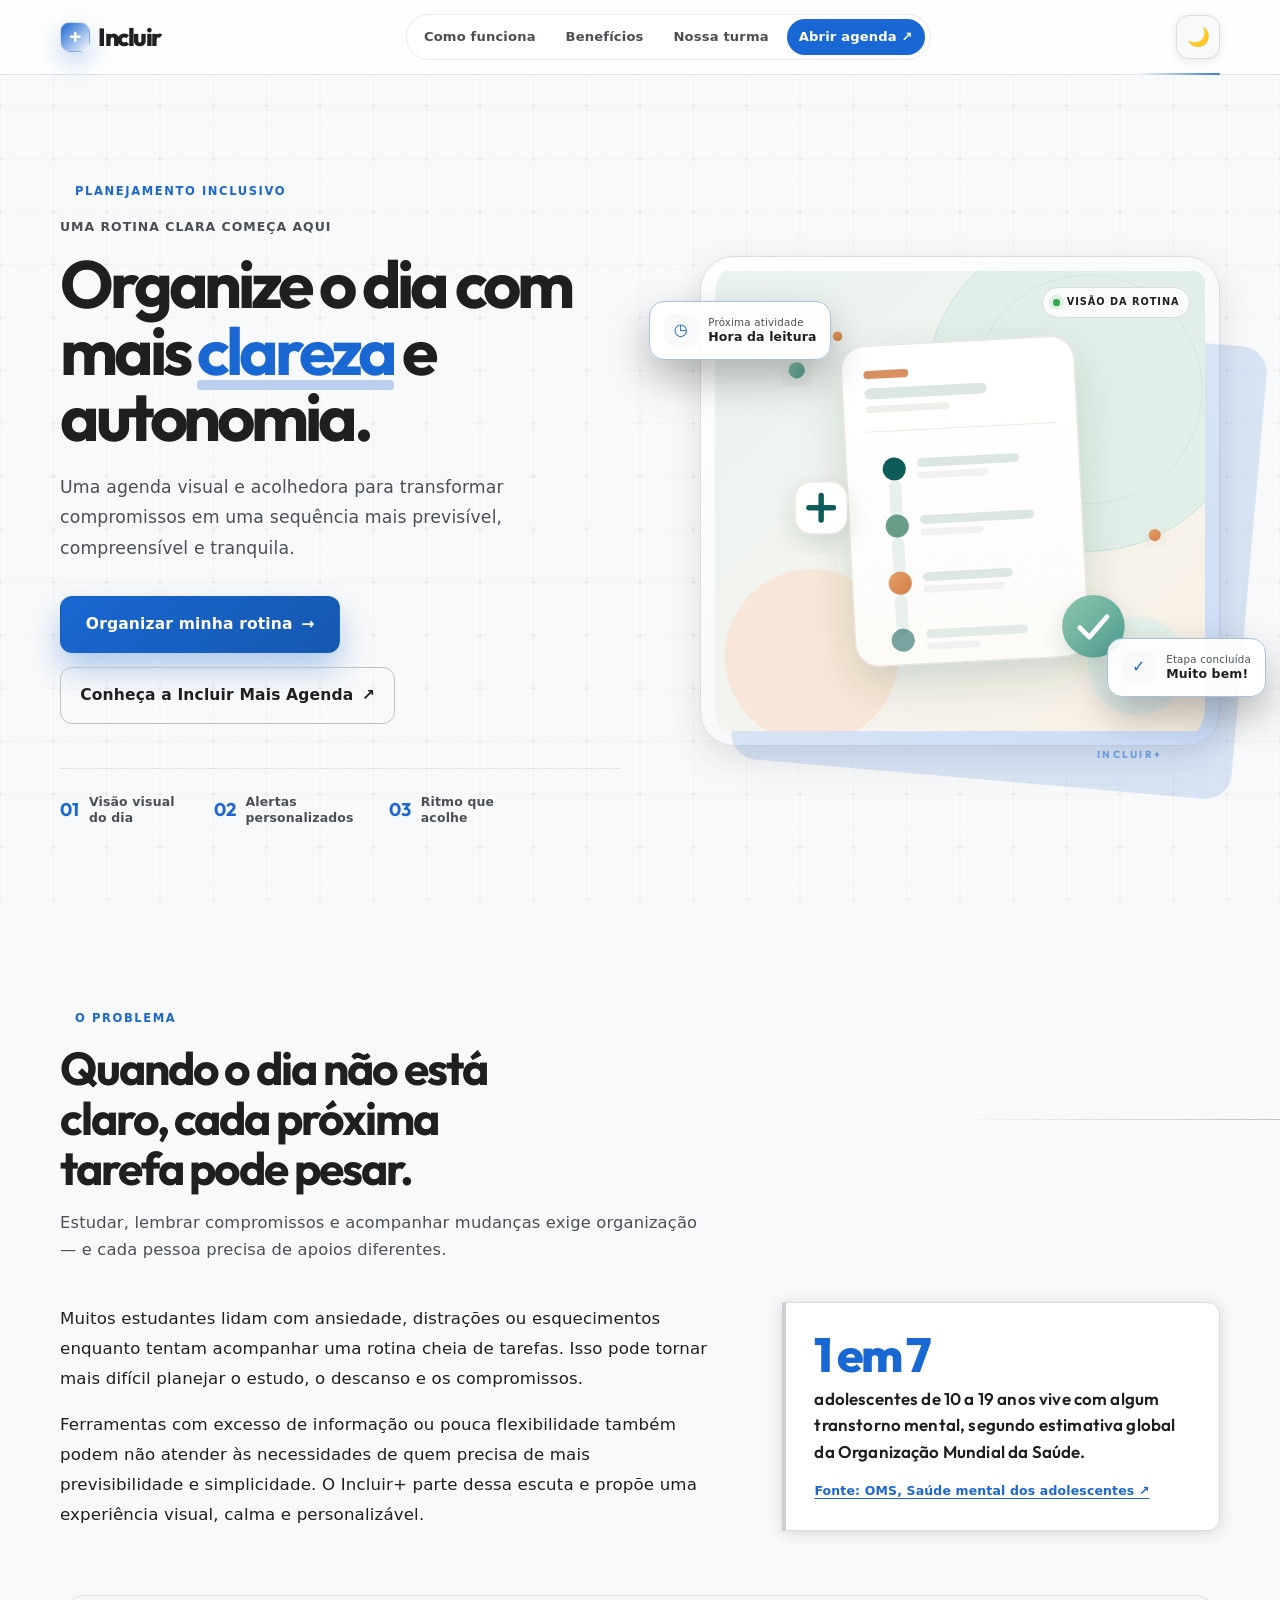
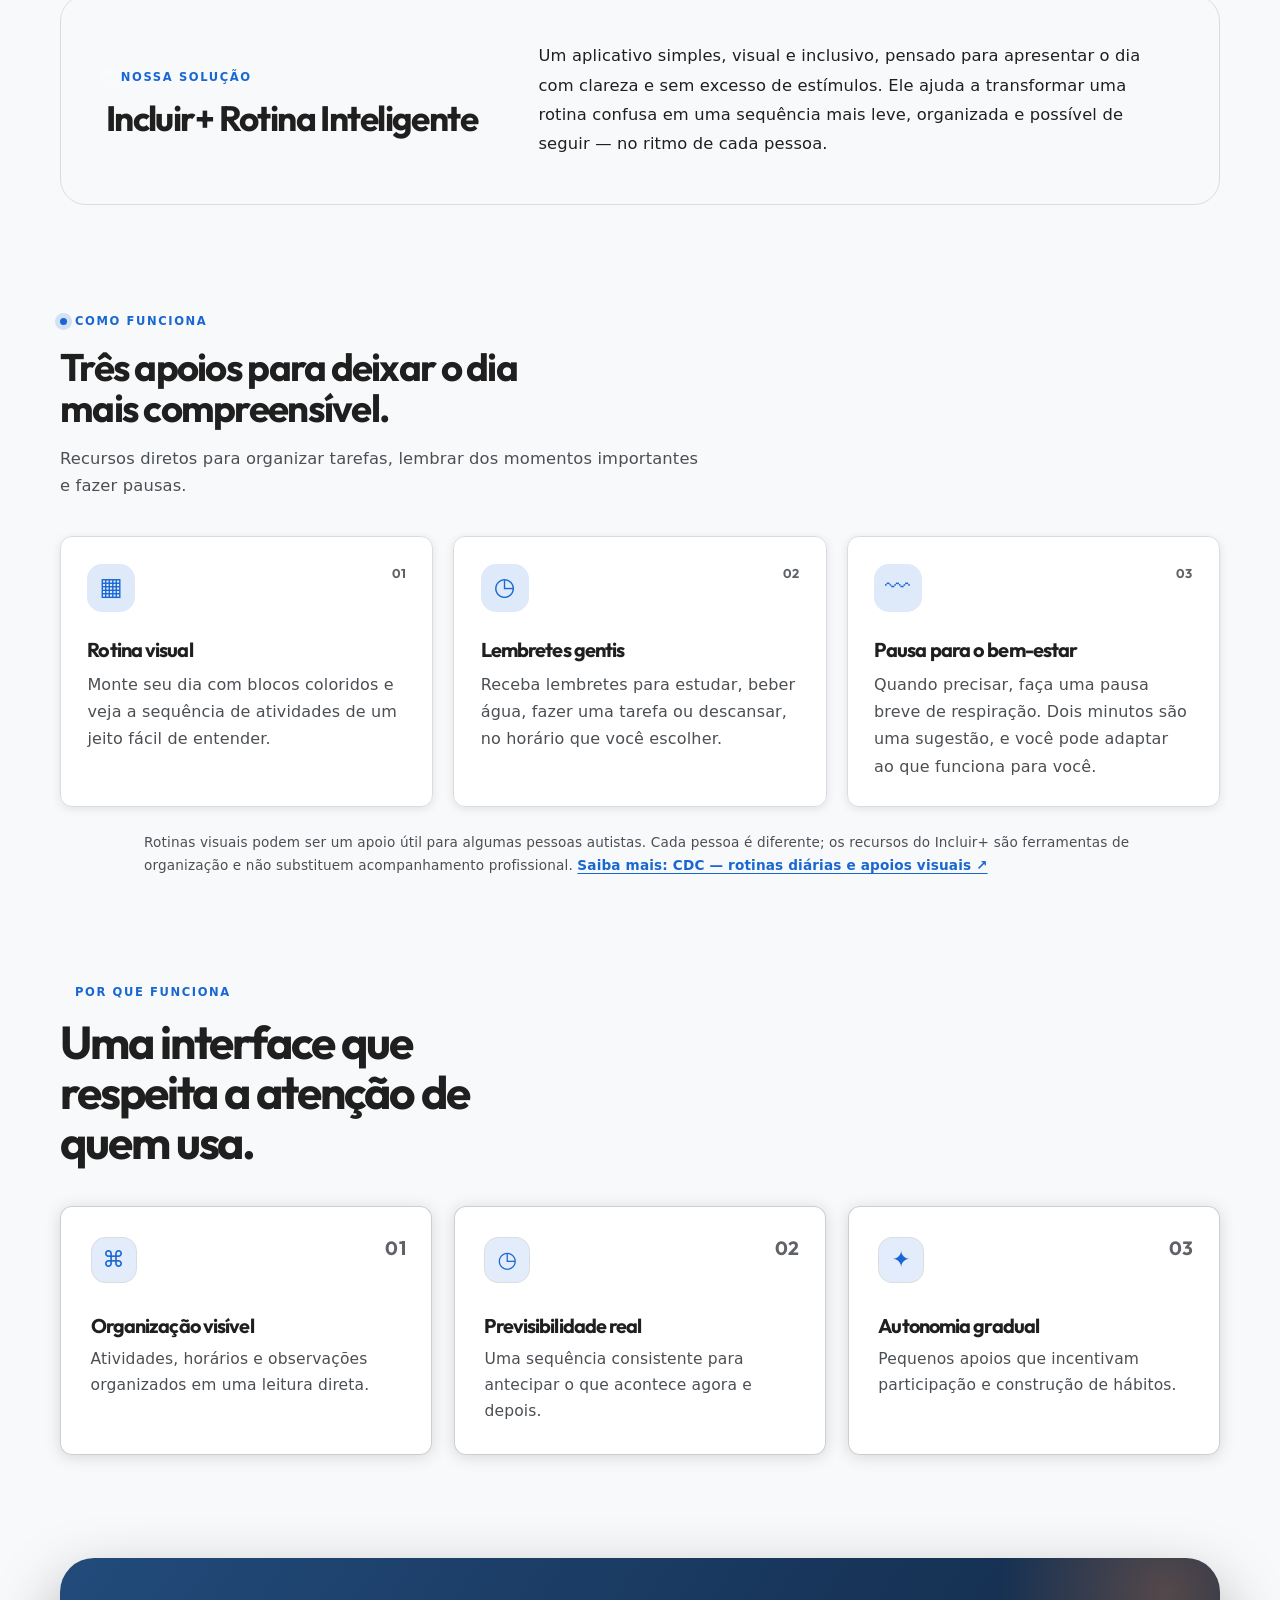
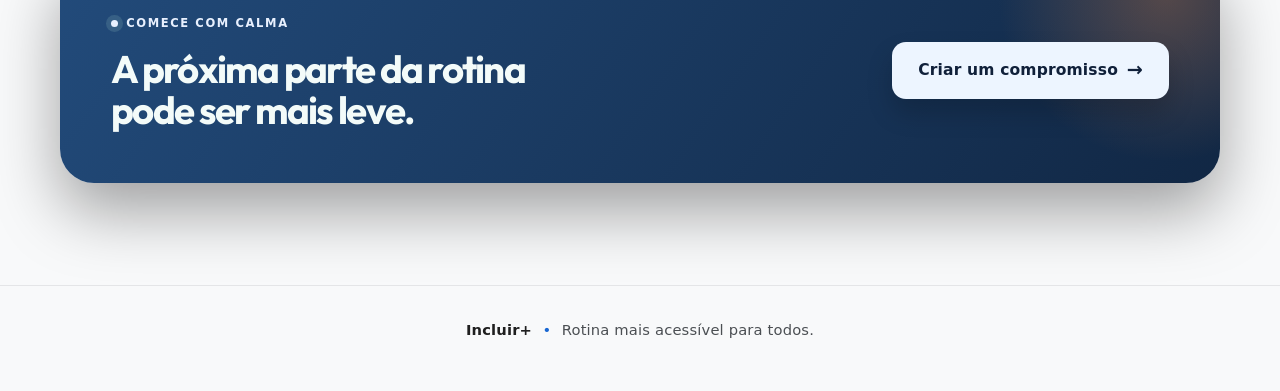
<file: index.html>
<!DOCTYPE html>
<html lang="pt-br">
  <head>
    <meta charset="UTF-8" />
    <meta name="viewport" content="width=device-width, initial-scale=1.0" />
    <title>Incluir+</title>
    <meta
      name="description"
      content="Incluir+ é uma agenda virtual inclusiva para organizar rotina, atividades e compromissos de forma simples e acessível."
    />
    <link rel="preconnect" href="https://fonts.googleapis.com" />
    <link rel="preconnect" href="https://fonts.gstatic.com" crossorigin />
    <link href="https://fonts.googleapis.com/css2?family=DM+Sans:opsz,wght@9..40,400;9..40,500;9..40,600;9..40,700&family=Outfit:wght@500;600;700;800&display=swap" rel="stylesheet" />
    <link rel="stylesheet" href="style.css" />
    <link rel="icon" href="data:image/svg+xml,%3Csvg xmlns='http://www.w3.org/2000/svg' viewBox='0 0 32 32'%3E%3Crect width='32' height='32' rx='9' fill='%230f5c5a'/%3E%3Cpath d='M16 8v16M8 16h16' stroke='white' stroke-width='3.4' stroke-linecap='round'/%3E%3C/svg%3E" />
    <script src="theme.js" defer></script>
    <script src="kinetic-grid.js" defer></script>
  </head>
  <body>
    <canvas id="kinetic-grid" aria-hidden="true"></canvas>
    <a class="skip-link" href="#conteudo">Pular para o conteúdo</a>
    <header class="topbar">
      <div class="container nav">
        <a class="brand" href="index.html" aria-label="Incluir+, página inicial"><span class="brand-mark">+</span>Incluir</a>
        <nav class="menu" aria-label="Menu principal">
          <a href="#sobre">Como funciona</a>
          <a href="#beneficios">Benefícios</a>
          <a href="turma.html">Nossa turma</a>
          <a class="nav-cta" href="agenda.html">Abrir agenda <span aria-hidden="true">↗</span></a>
        </nav>
        <button id="theme-toggle" class="theme-toggle" type="button" aria-label="Alternar tema">🌙</button>
      </div>
    </header>

    <main id="conteudo">
      <section class="hero">
        <div class="container hero-content">
          <div class="hero-text">
            <p class="eyebrow"><span></span> Planejamento inclusivo</p>
            <p class="hero-kicker">Uma rotina clara começa aqui</p>
            <h1>Organize o dia com mais <em>clareza</em> e autonomia.</h1>
            <p class="lead">
              Uma agenda visual e acolhedora para transformar compromissos em uma
              sequência mais previsível, compreensível e tranquila.
            </p>
            <div class="actions">
              <a class="btn btn-primary" href="agenda.html">Organizar minha rotina <span aria-hidden="true">→</span></a>
              <a class="btn btn-ghost" href="incluir-mais-agenda.html">Conheça a Incluir Mais Agenda <span aria-hidden="true">↗</span></a>
            </div>
            <div class="trust-line" aria-label="Destaques do Incluir+">
              <div><strong>01</strong><span>Visão visual<br />do dia</span></div>
              <div><strong>02</strong><span>Alertas<br />personalizados</span></div>
              <div><strong>03</strong><span>Ritmo que<br />acolhe</span></div>
            </div>
          </div>

          <div class="hero-visual">
            <div class="visual-label"><span></span> VISÃO DA ROTINA</div>
            <div class="floating-card floating-card-top"><span>◷</span><div><small>Próxima atividade</small><strong>Hora da leitura</strong></div></div>
            <div class="floating-card floating-card-bottom"><span>✓</span><div><small>Etapa concluída</small><strong>Muito bem!</strong></div></div>
            <img
              src="hero-illustration.svg"
              data-light-src="hero-illustration.svg"
              data-dark-src="hero-illustration-dark.svg"
              alt="Ilustração de uma agenda visual com atividades organizadas ao longo do dia, representando rotina, clareza e acolhimento."
              width="720"
              height="720"
            />
          </div>
        </div>
      </section>

      <section id="problema" class="about">
        <div class="container">
          <div class="section-heading"><p class="eyebrow"><span></span> O problema</p><h2>Quando o dia não está claro, cada próxima tarefa pode pesar.</h2><p class="section-intro">Estudar, lembrar compromissos e acompanhar mudanças exige organização — e cada pessoa precisa de apoios diferentes.</p></div>
          <div class="about-grid">
            <div class="problem-copy">
              <p>Muitos estudantes lidam com ansiedade, distrações ou esquecimentos enquanto tentam acompanhar uma rotina cheia de tarefas. Isso pode tornar mais difícil planejar o estudo, o descanso e os compromissos.</p>
              <p>Ferramentas com excesso de informação ou pouca flexibilidade também podem não atender às necessidades de quem precisa de mais previsibilidade e simplicidade. O Incluir+ parte dessa escuta e propõe uma experiência visual, calma e personalizável.</p>
            </div>
            <aside class="about-highlight" aria-label="Dado sobre saúde mental na adolescência"><span class="stat-number">1 em 7</span><p>adolescentes de 10 a 19 anos vive com algum transtorno mental, segundo estimativa global da Organização Mundial da Saúde.</p><a href="https://www.who.int/news-room/fact-sheets/detail/adolescent-mental-health" target="_blank" rel="noopener noreferrer">Fonte: OMS, Saúde mental dos adolescentes ↗</a></aside>
          </div>
          <div class="solution-band">
            <div><p class="eyebrow"><span></span> Nossa solução</p><h3>Incluir+ Rotina Inteligente</h3></div>
            <p>Um aplicativo simples, visual e inclusivo, pensado para apresentar o dia com clareza e sem excesso de estímulos. Ele ajuda a transformar uma rotina confusa em uma sequência mais leve, organizada e possível de seguir — no ritmo de cada pessoa.</p>
          </div>
        </div>
      </section>

      <section id="sobre" class="workflow" aria-labelledby="workflow-title">
        <div class="container">
          <div class="section-heading"><p class="eyebrow"><span></span> Como funciona</p><h2 id="workflow-title">Três apoios para deixar o dia mais compreensível.</h2><p class="section-intro">Recursos diretos para organizar tarefas, lembrar dos momentos importantes e fazer pausas.</p></div>
          <div class="how-cards">
            <article class="how-card"><span class="how-icon" aria-hidden="true">▦</span><span class="how-number">01</span><h3>Rotina visual</h3><p>Monte seu dia com blocos coloridos e veja a sequência de atividades de um jeito fácil de entender.</p></article>
            <article class="how-card"><span class="how-icon" aria-hidden="true">◷</span><span class="how-number">02</span><h3>Lembretes gentis</h3><p>Receba lembretes para estudar, beber água, fazer uma tarefa ou descansar, no horário que você escolher.</p></article>
            <article class="how-card"><span class="how-icon" aria-hidden="true">〰</span><span class="how-number">03</span><h3>Pausa para o bem-estar</h3><p>Quando precisar, faça uma pausa breve de respiração. Dois minutos são uma sugestão, e você pode adaptar ao que funciona para você.</p></article>
          </div>
          <p class="evidence-note">Rotinas visuais podem ser um apoio útil para algumas pessoas autistas. Cada pessoa é diferente; os recursos do Incluir+ são ferramentas de organização e não substituem acompanhamento profissional. <a href="https://www.cdc.gov/autism/treatment/index.html" target="_blank" rel="noopener noreferrer">Saiba mais: CDC — rotinas diárias e apoios visuais ↗</a></p>
        </div>
      </section>

      <section id="beneficios" class="features">
        <div class="container">
          <div class="section-heading"><p class="eyebrow"><span></span> Por que funciona</p><h2>Uma interface que respeita a atenção de quem usa.</h2></div>
          <div class="cards">
            <article class="card">
              <span class="feature-icon">⌘</span><span class="feature-number">01</span>
              <h3>Organização visível</h3>
              <p>Atividades, horários e observações organizados em uma leitura direta.</p>
            </article>
            <article class="card">
              <span class="feature-icon">◷</span><span class="feature-number">02</span>
              <h3>Previsibilidade real</h3>
              <p>Uma sequência consistente para antecipar o que acontece agora e depois.</p>
            </article>
            <article class="card">
              <span class="feature-icon">✦</span><span class="feature-number">03</span>
              <h3>Autonomia gradual</h3>
              <p>Pequenos apoios que incentivam participação e construção de hábitos.</p>
            </article>
          </div>
        </div>
      </section>

      <section class="closing-cta">
        <div class="container cta-panel">
          <div>
            <p class="eyebrow"><span></span> Comece com calma</p>
            <h2>A próxima parte da rotina pode ser mais leve.</h2>
          </div>
          <a class="btn btn-light" href="agenda.html">Criar um compromisso <span>→</span></a>
        </div>
      </section>
    </main>

    <footer class="footer">
      <div class="container">
        <p><strong>Incluir+</strong> <span>•</span> Rotina mais acessível para todos.</p>
      </div>
    </footer>
  </body>
</html>
</file>
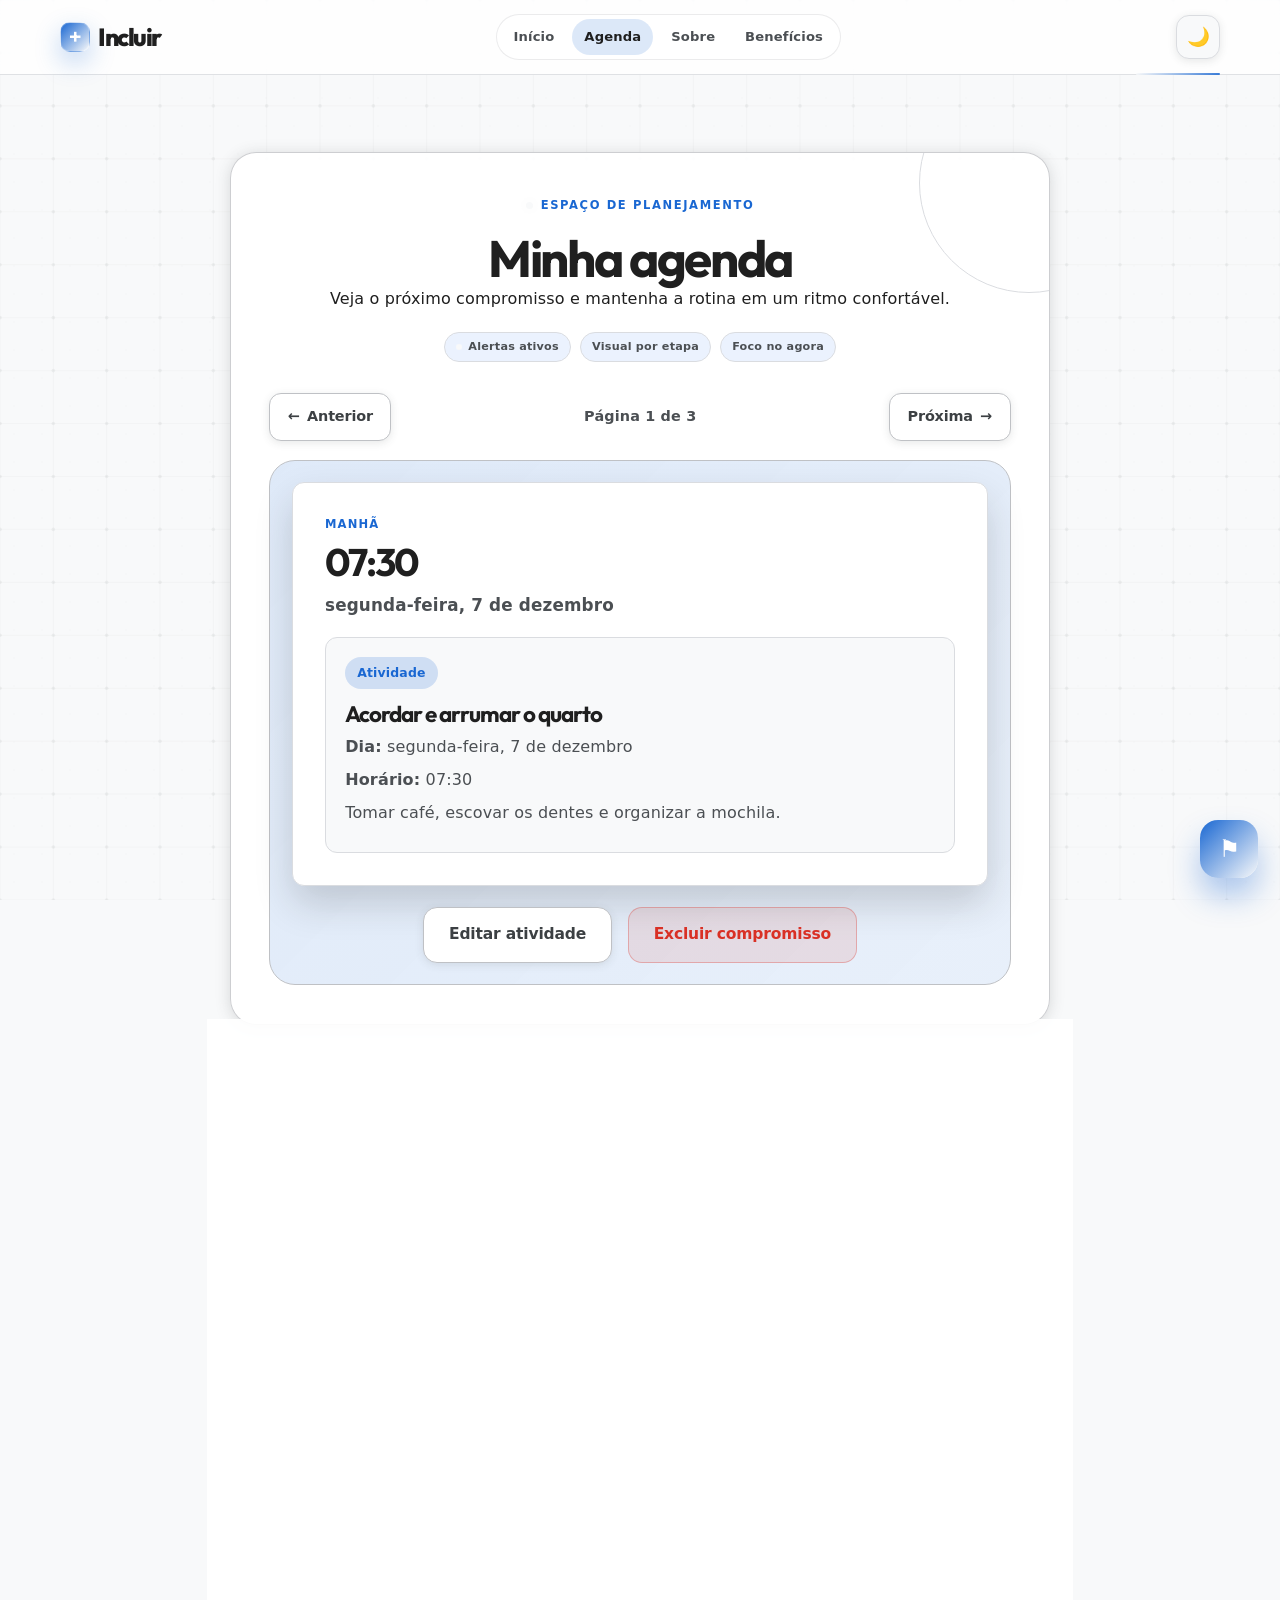
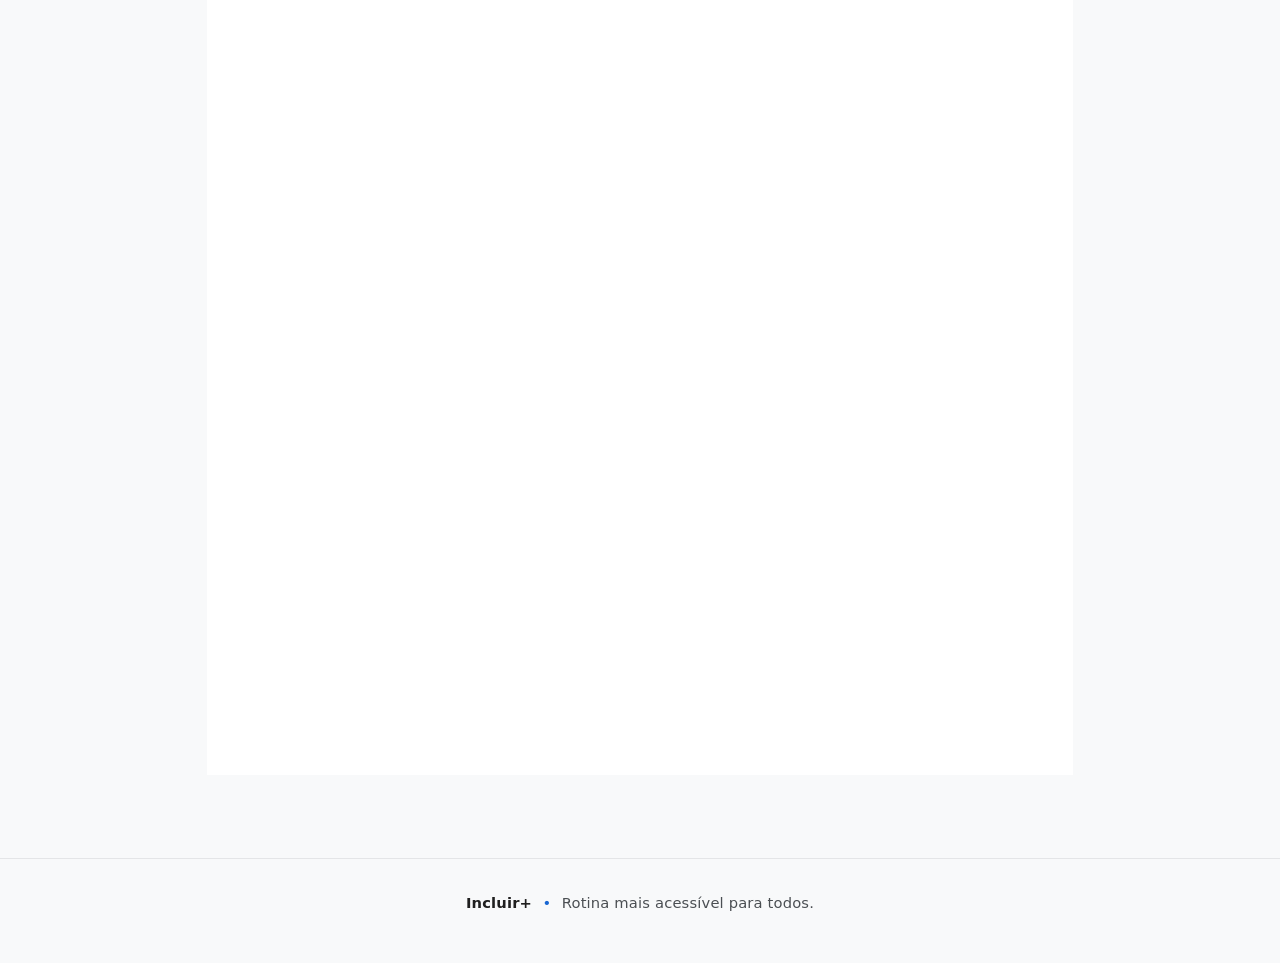
<file: agenda.html>
<!DOCTYPE html>
<html lang="pt-br">
  <head>
    <meta charset="UTF-8" />
    <meta name="viewport" content="width=device-width, initial-scale=1.0" />
    <title>Agenda | Incluir+</title>
    <meta
      name="description"
      content="Agenda pessoal para organizar horários, atividades e compromissos do dia a dia."
    />
    <link rel="preconnect" href="https://fonts.googleapis.com" />
    <link rel="preconnect" href="https://fonts.gstatic.com" crossorigin />
    <link href="https://fonts.googleapis.com/css2?family=DM+Sans:opsz,wght@9..40,400;9..40,500;9..40,600;9..40,700&family=Outfit:wght@500;600;700;800&display=swap" rel="stylesheet" />
    <link rel="stylesheet" href="style.css" />
    <link rel="icon" href="data:image/svg+xml,%3Csvg xmlns='http://www.w3.org/2000/svg' viewBox='0 0 32 32'%3E%3Crect width='32' height='32' rx='9' fill='%230f5c5a'/%3E%3Cpath d='M16 8v16M8 16h16' stroke='white' stroke-width='3.4' stroke-linecap='round'/%3E%3C/svg%3E" />
    <script src="theme.js" defer></script>
    <script src="kinetic-grid.js" defer></script>
    <script src="script.js" defer></script>
  </head>
  <body>
    <canvas id="kinetic-grid" aria-hidden="true"></canvas>
    <a class="skip-link" href="#conteudo">Pular para o conteúdo</a>
    <header class="topbar">
      <div class="container nav">
        <a class="brand" href="index.html" aria-label="Incluir+, página inicial"><span class="brand-mark">+</span>Incluir</a>
        <nav class="menu" aria-label="Menu principal">
          <a href="index.html">Início</a>
          <a href="agenda.html" aria-current="page">Agenda</a>
          <a href="index.html#sobre">Sobre</a>
          <a href="index.html#beneficios">Benefícios</a>
        </nav>
        <button id="theme-toggle" class="theme-toggle" type="button" aria-label="Alternar tema">🌙</button>
      </div>
    </header>

    <main id="conteudo" class="agenda-page">
      <section class="agenda-book-section">
        <div class="container book-wrapper">
          <div class="book-panel">
            <div class="book-header">
              <p class="eyebrow"><span></span> Espaço de planejamento</p>
              <h1>Minha agenda</h1>
              <p>Veja o próximo compromisso e mantenha a rotina em um ritmo confortável.</p>
              <div class="agenda-status" aria-label="Recursos da agenda"><span><i></i> Alertas ativos</span><span>Visual por etapa</span><span>Foco no agora</span></div>
            </div>

            <div class="book-navigation">
                <button id="prev-page" class="nav-btn" type="button" aria-label="Página anterior"><span>←</span> Anterior</button>
              <span id="page-indicator" class="page-indicator">Página 1 de 1</span>
                <button id="next-page" class="nav-btn" type="button" aria-label="Próxima página">Próxima <span>→</span></button>
            </div>

            <div class="page-frame">
              <div id="agenda-page" class="agenda-page-card" aria-live="polite"></div>
              <div class="agenda-actions">
                <button id="edit-current-task" class="btn btn-secondary" type="button">Editar atividade</button>
                <button id="delete-current-task" class="btn btn-danger" type="button">Excluir compromisso</button>
              </div>
            </div>
          </div>
        </div>
      </section>

      <section class="planner-form-section">
        <div class="container">
          <div class="planner-form card-panel">
            <div class="form-heading"><p class="eyebrow"><span></span> Novo compromisso</p><h2 id="form-title">Planeje um momento</h2><p>Inclua apenas o essencial. Você pode ajustar tudo depois.</p></div>
            <form id="agenda-form">
              <div class="field-group">
                <label for="task-title">Atividade</label>
                <input id="task-title" name="title" type="text" placeholder="Ex.: Escola, banho ou leitura" autocomplete="off" required />
              </div>

              <div class="field-row planner-details">
                <div class="field-group calendar-field">
                  <label for="task-date">Dia</label>
                  <input id="task-date" name="date" type="hidden" required />
                  <div class="task-calendar" aria-label="Escolha o dia do compromisso">
                    <div class="calendar-topbar">
                      <button id="calendar-prev" class="calendar-nav" type="button" aria-label="Mês anterior">‹</button>
                      <strong id="calendar-month" aria-live="polite"></strong>
                      <button id="calendar-next" class="calendar-nav" type="button" aria-label="Próximo mês">›</button>
                    </div>
                    <div class="calendar-weekdays" aria-hidden="true">
                      <span>Dom</span><span>Seg</span><span>Ter</span><span>Qua</span><span>Qui</span><span>Sex</span><span>Sáb</span>
                    </div>
                    <div id="calendar-days" class="calendar-days" role="grid" aria-label="Dias do mês"></div>
                  </div>
                  <small id="selected-date-label" class="field-hint"></small>
                </div>

                <div class="field-group time-field">
                  <label class="time-label" for="task-hour">Horário</label>
                  <input id="task-time" name="time" type="hidden" />
                  <div class="time-entry" role="group" aria-label="Horário no formato de 24 horas">
                    <input id="task-hour" class="time-part-input" type="text" inputmode="numeric" maxlength="2" placeholder="__" autocomplete="off" required aria-label="Hora, de 00 a 23" aria-describedby="time-hint" />
                    <span class="time-separator" aria-hidden="true">:</span>
                    <input id="task-minute" class="time-part-input" type="text" inputmode="numeric" maxlength="2" placeholder="__" autocomplete="off" required aria-label="Minuto, de 00 a 59" aria-describedby="time-hint" />
                  </div>
                  <small id="time-hint" class="field-hint">Digite a hora e os minutos. Exemplo: 14:30 (24 horas).</small>
                </div>
              </div>

              <div class="field-group">
                <label for="task-notes">Observações</label>
                <textarea id="task-notes" name="notes" rows="4" placeholder="Ex: levar lanche, usar fones, repetir instruções"></textarea>
              </div>

              <div class="field-group">
                <label for="alarm-sound">Som do alarme</label>
                <select id="alarm-sound" name="alarmSound" aria-label="Escolha o som do alarme">
                  <option value="soft-bells">Sinos suaves</option>
                  <option value="warm-chime">Sino acolhedor</option>
                  <option value="gentle-piano">Piano delicado</option>
                  <option value="calm-wave">Onda tranquila</option>
                </select>
                <button id="preview-alarm" class="sound-preview-btn" type="button">▷ Ouvir som</button>
                <small class="field-hint">Toque uma vez para ativar os alertas sonoros neste navegador.</small>
              </div>

              <div class="field-group">
                <label for="alert-color">Cor do alerta</label>
                <div class="alert-color-control">
                  <input
                    id="alert-color"
                    name="alertColor"
                    type="color"
                    value="#d93025"
                    aria-label="Escolha a cor do alerta da agenda"
                    class="alert-color-input"
                  />
                  <div class="color-presets" role="group" aria-label="Cores sugeridas">
                    <button class="color-preset" type="button" data-color="#ff7a7a" aria-label="Rosa suave" title="Rosa suave"></button>
                    <button class="color-preset" type="button" data-color="#e7a64c" aria-label="Amarelo dourado" title="Amarelo dourado"></button>
                    <button class="color-preset" type="button" data-color="#4f9d92" aria-label="Verde água" title="Verde água"></button>
                    <button class="color-preset" type="button" data-color="#6387d8" aria-label="Azul sereno" title="Azul sereno"></button>
                    <button class="color-preset" type="button" data-color="#9a72bf" aria-label="Lilás" title="Lilás"></button>
                  </div>
                  <label class="custom-color-button" for="alert-color"><span class="color-preview" aria-hidden="true"></span> Outra cor</label>
                </div>
                <small id="selected-color-label" class="field-hint">Cor selecionada: Rosa suave</small>
              </div>

              <div class="form-actions">
                <button type="submit" class="btn btn-primary">Salvar compromisso <span aria-hidden="true">→</span></button>
                <button type="button" id="cancel-edit" class="btn btn-secondary hidden">Cancelar</button>
              </div>
            </form>
          </div>
        </div>
      </section>
    </main>

    <button id="manual-alert-btn" class="manual-alert-btn" type="button" aria-label="Ativar compromisso atual">
      ⚑
    </button>

    <button id="dismiss-alarm-btn" class="dismiss-alarm-btn hidden" type="button" aria-label="Desligar alarme">
      Desligar alarme
    </button>

    <footer class="footer">
      <div class="container">
        <p><strong>Incluir+</strong> <span>•</span> Rotina mais acessível para todos.</p>
      </div>
    </footer>
  </body>
</html>
</file>
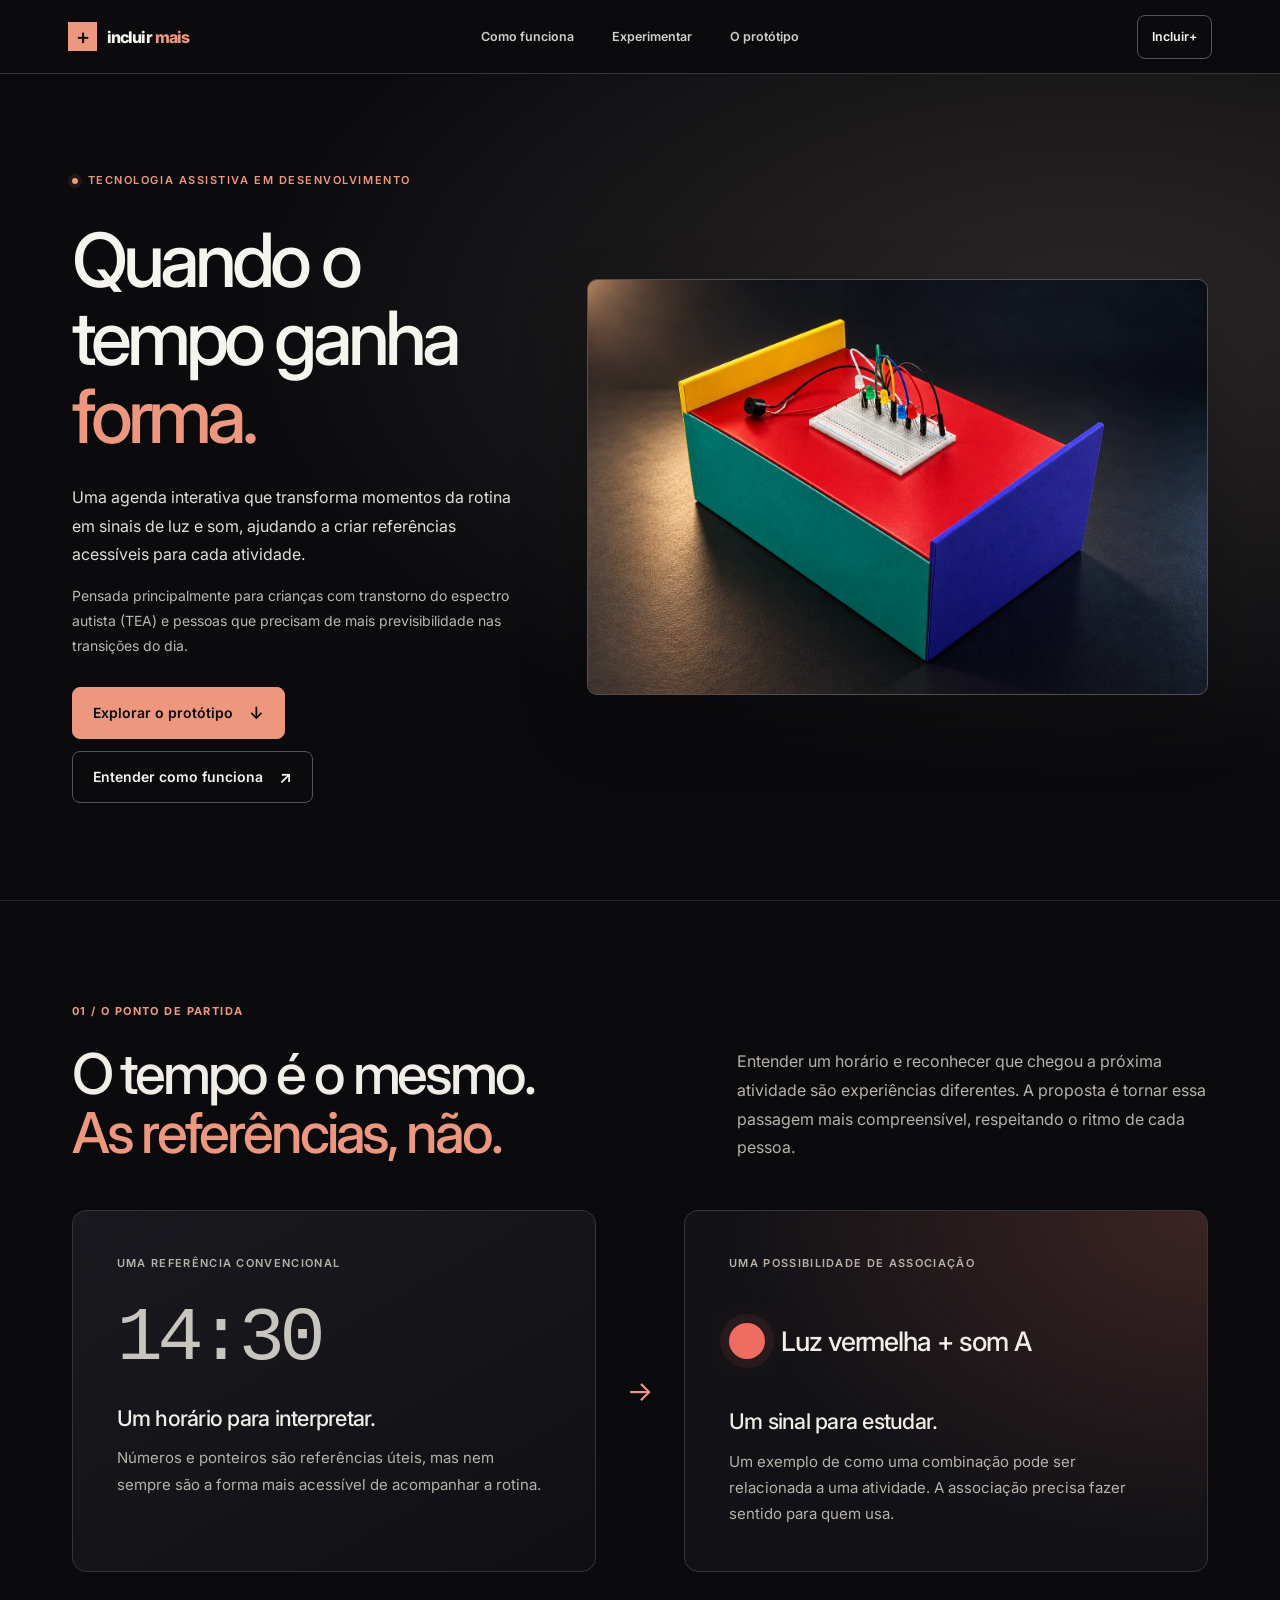
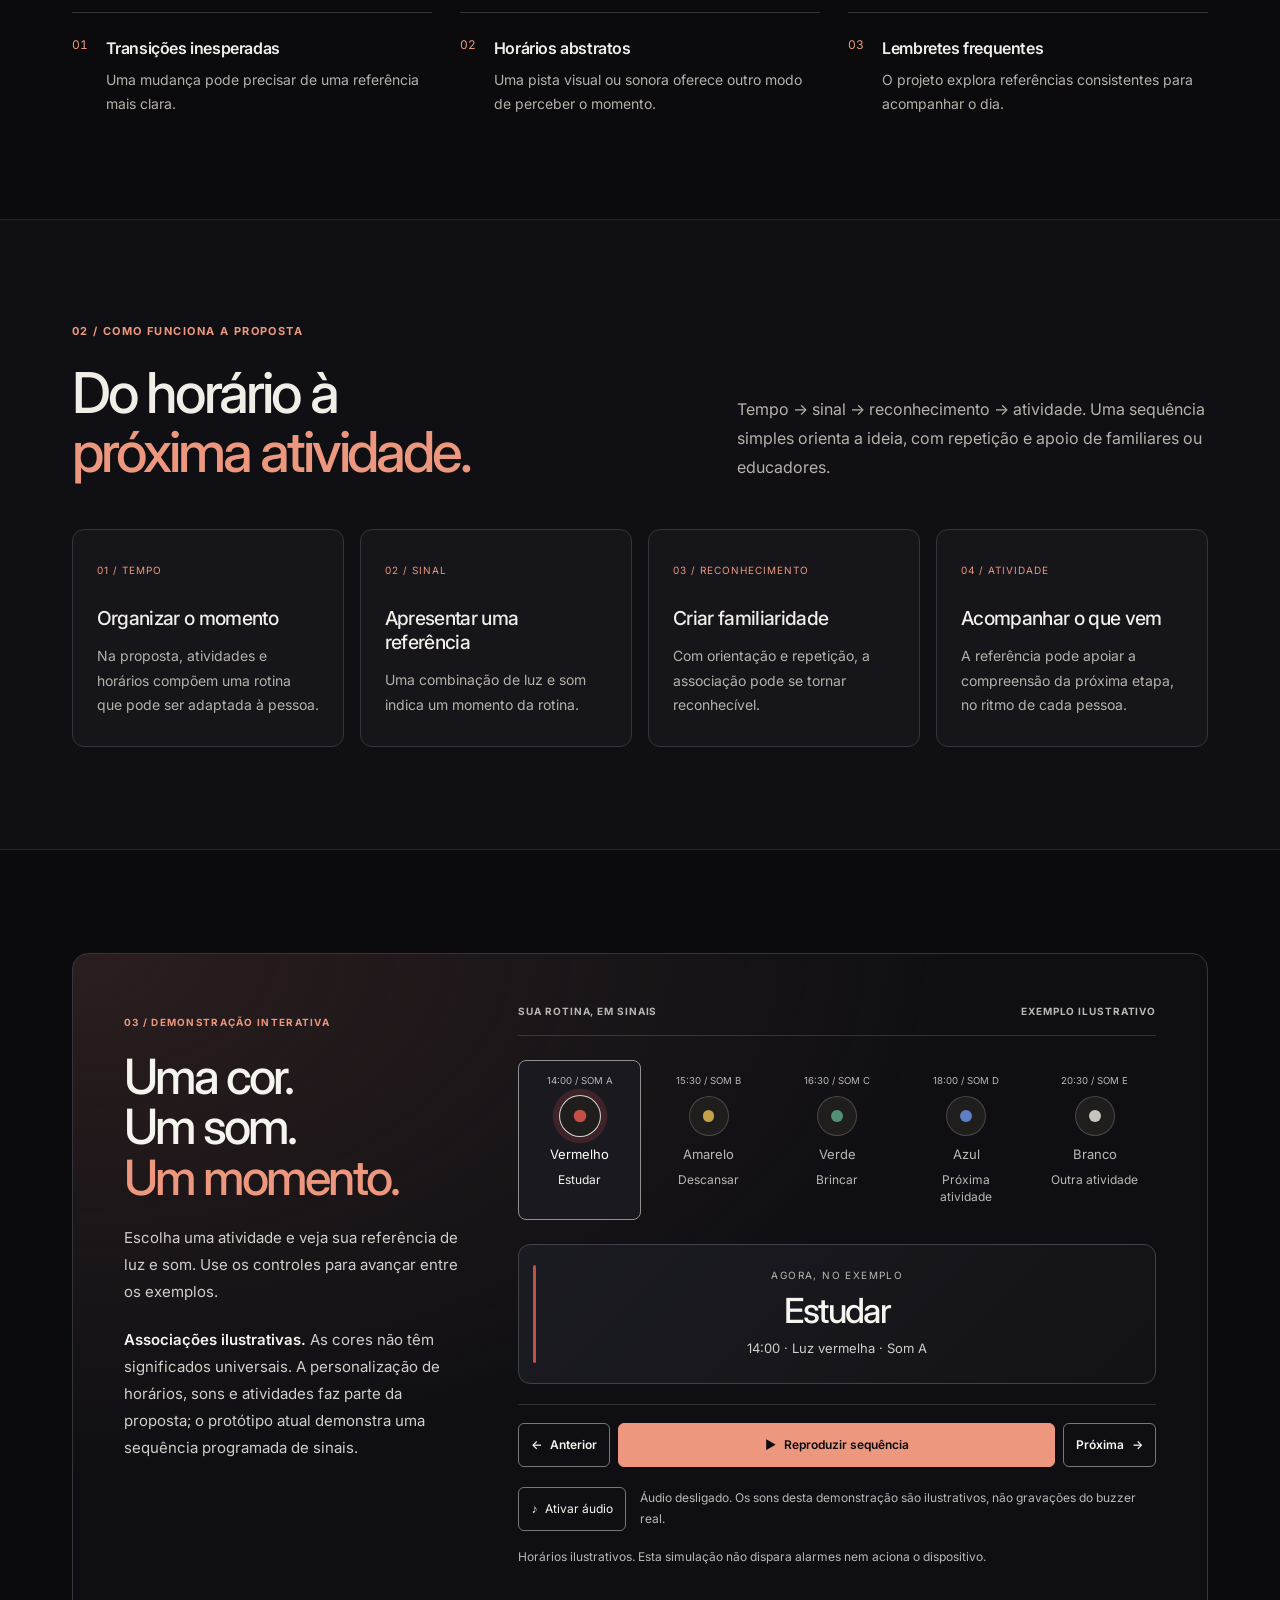
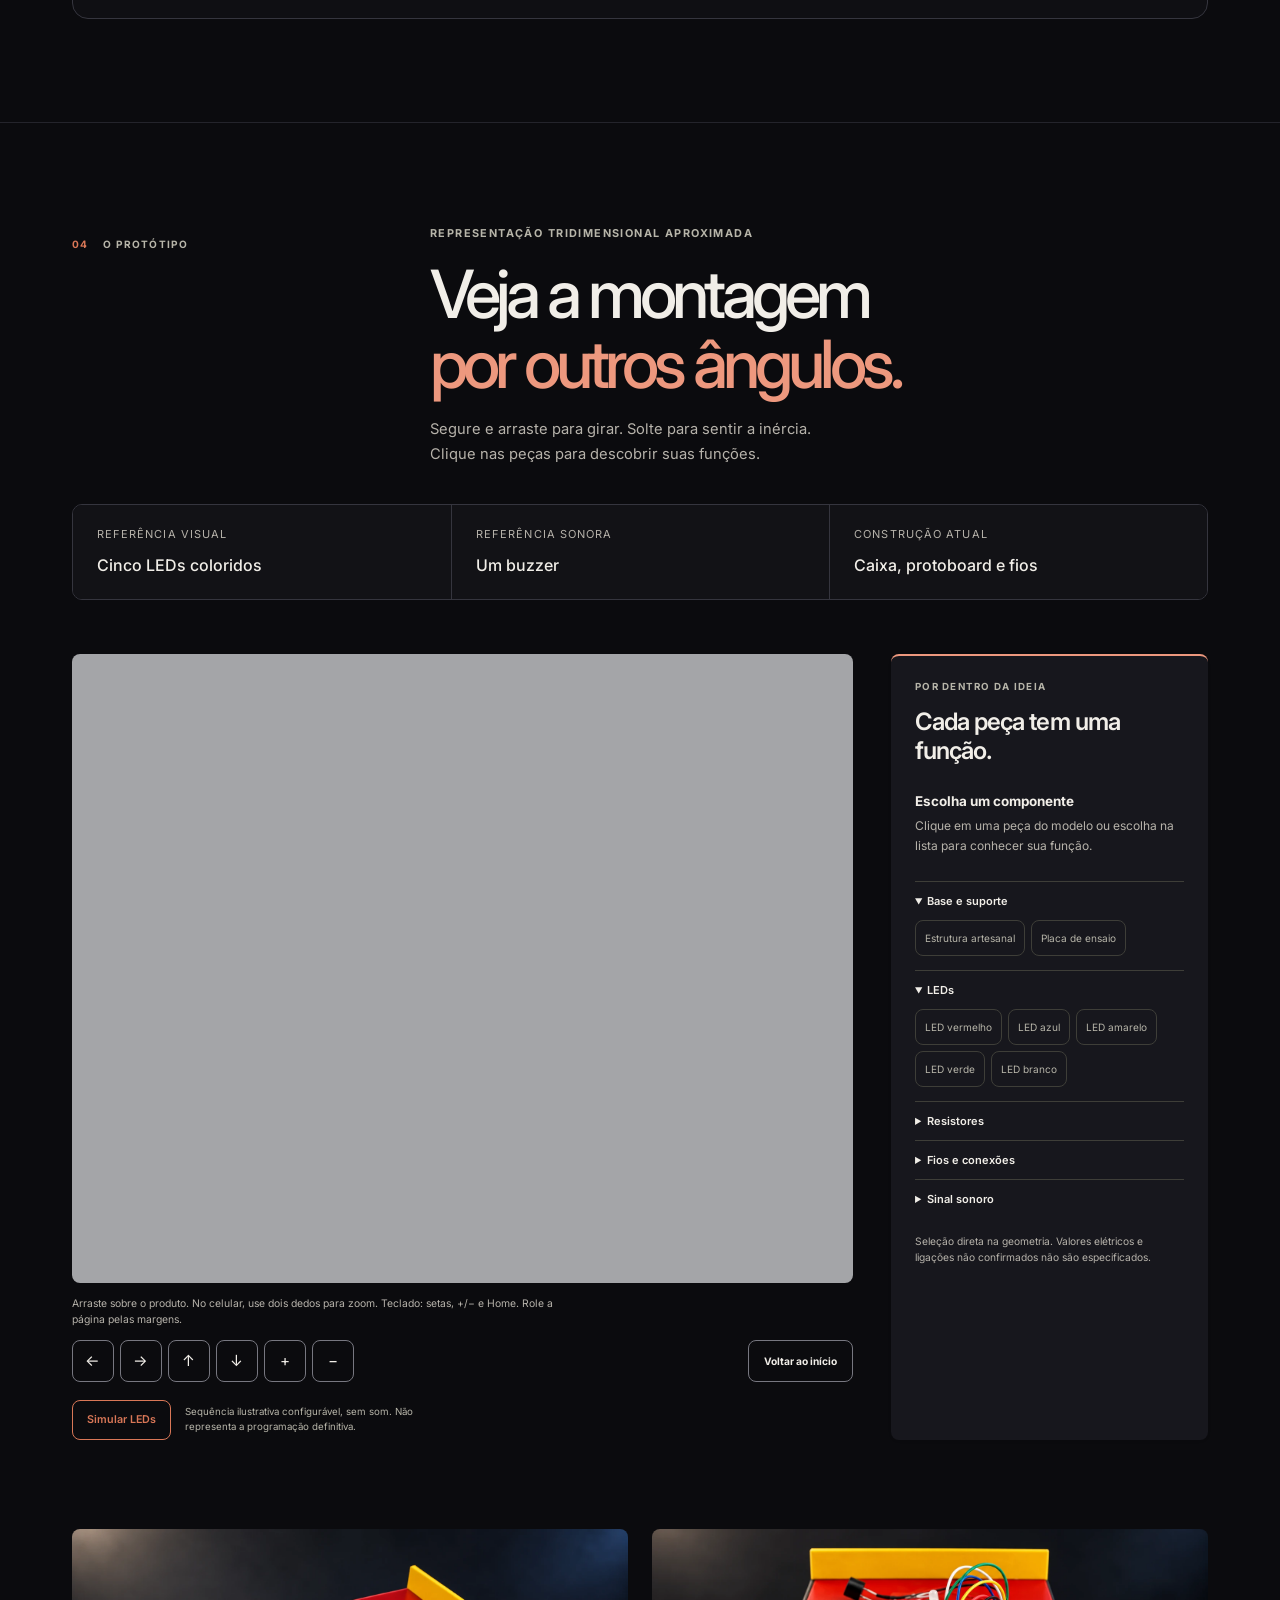
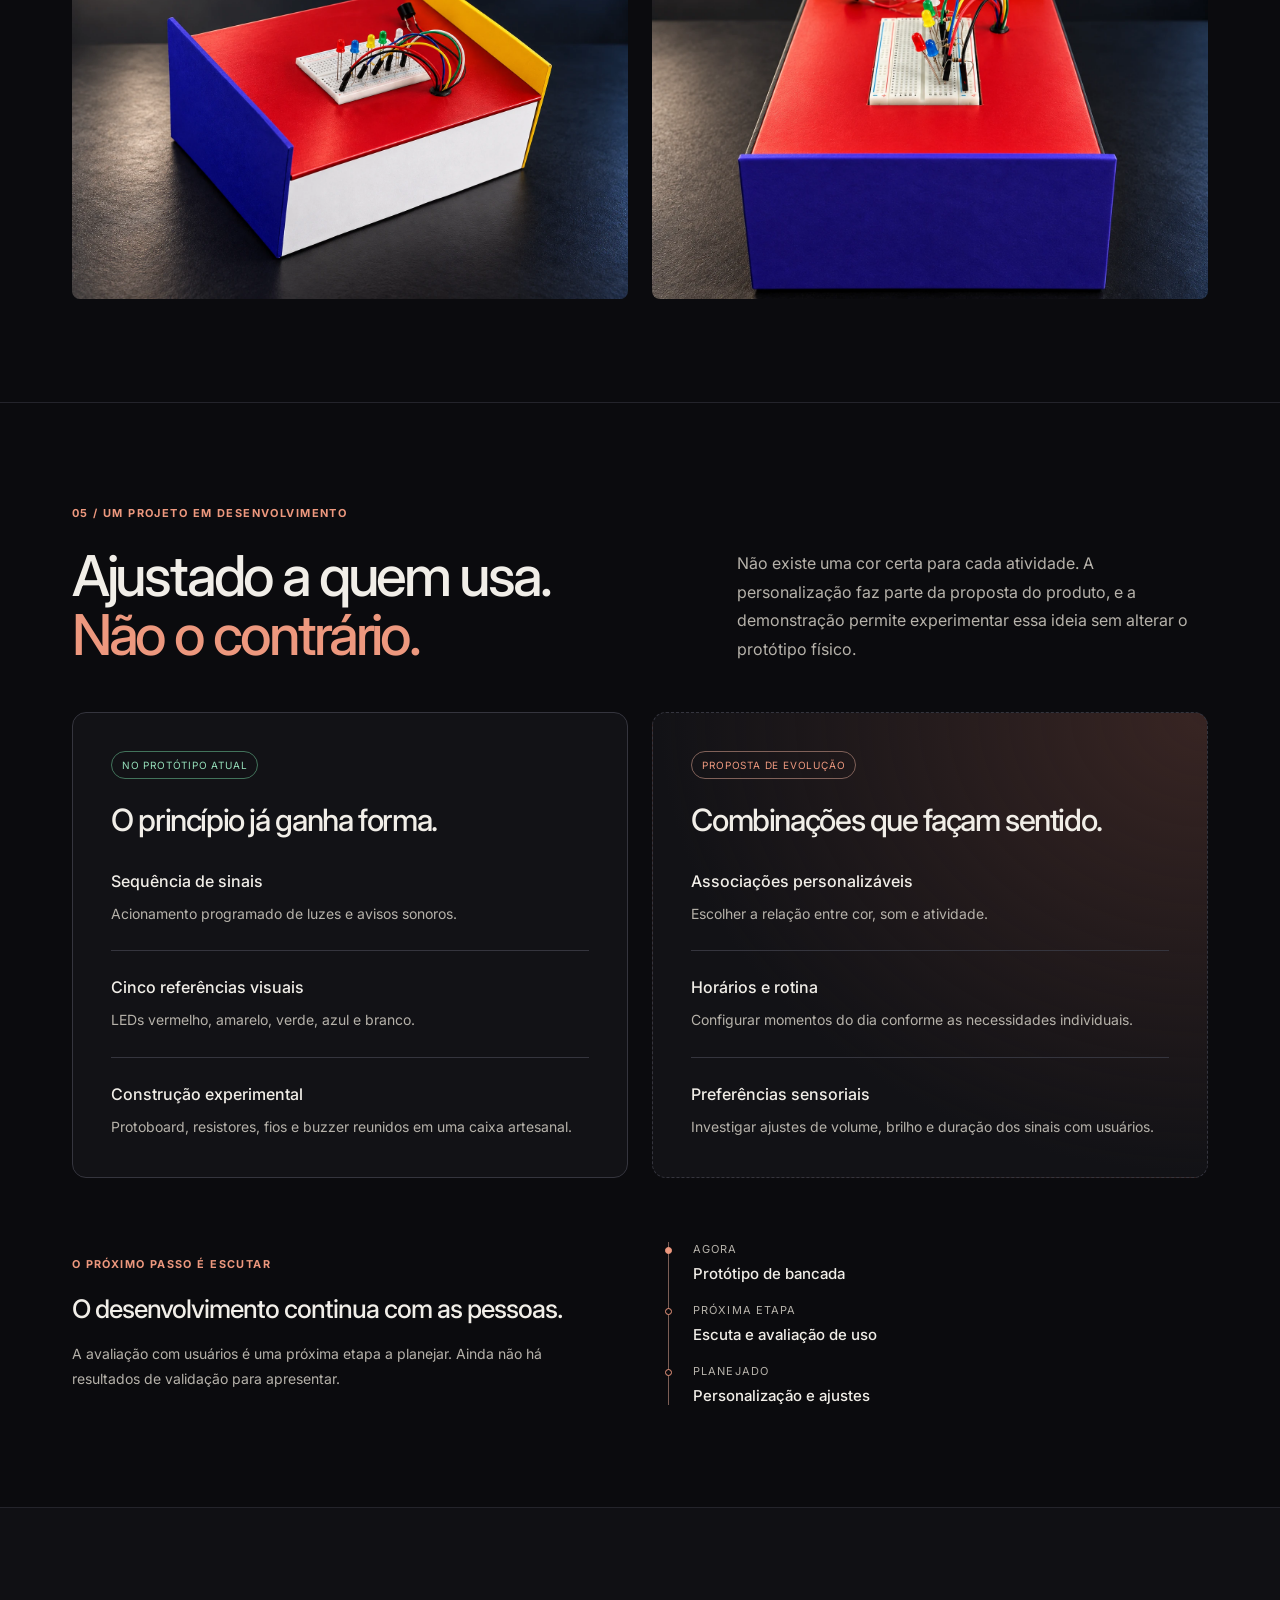
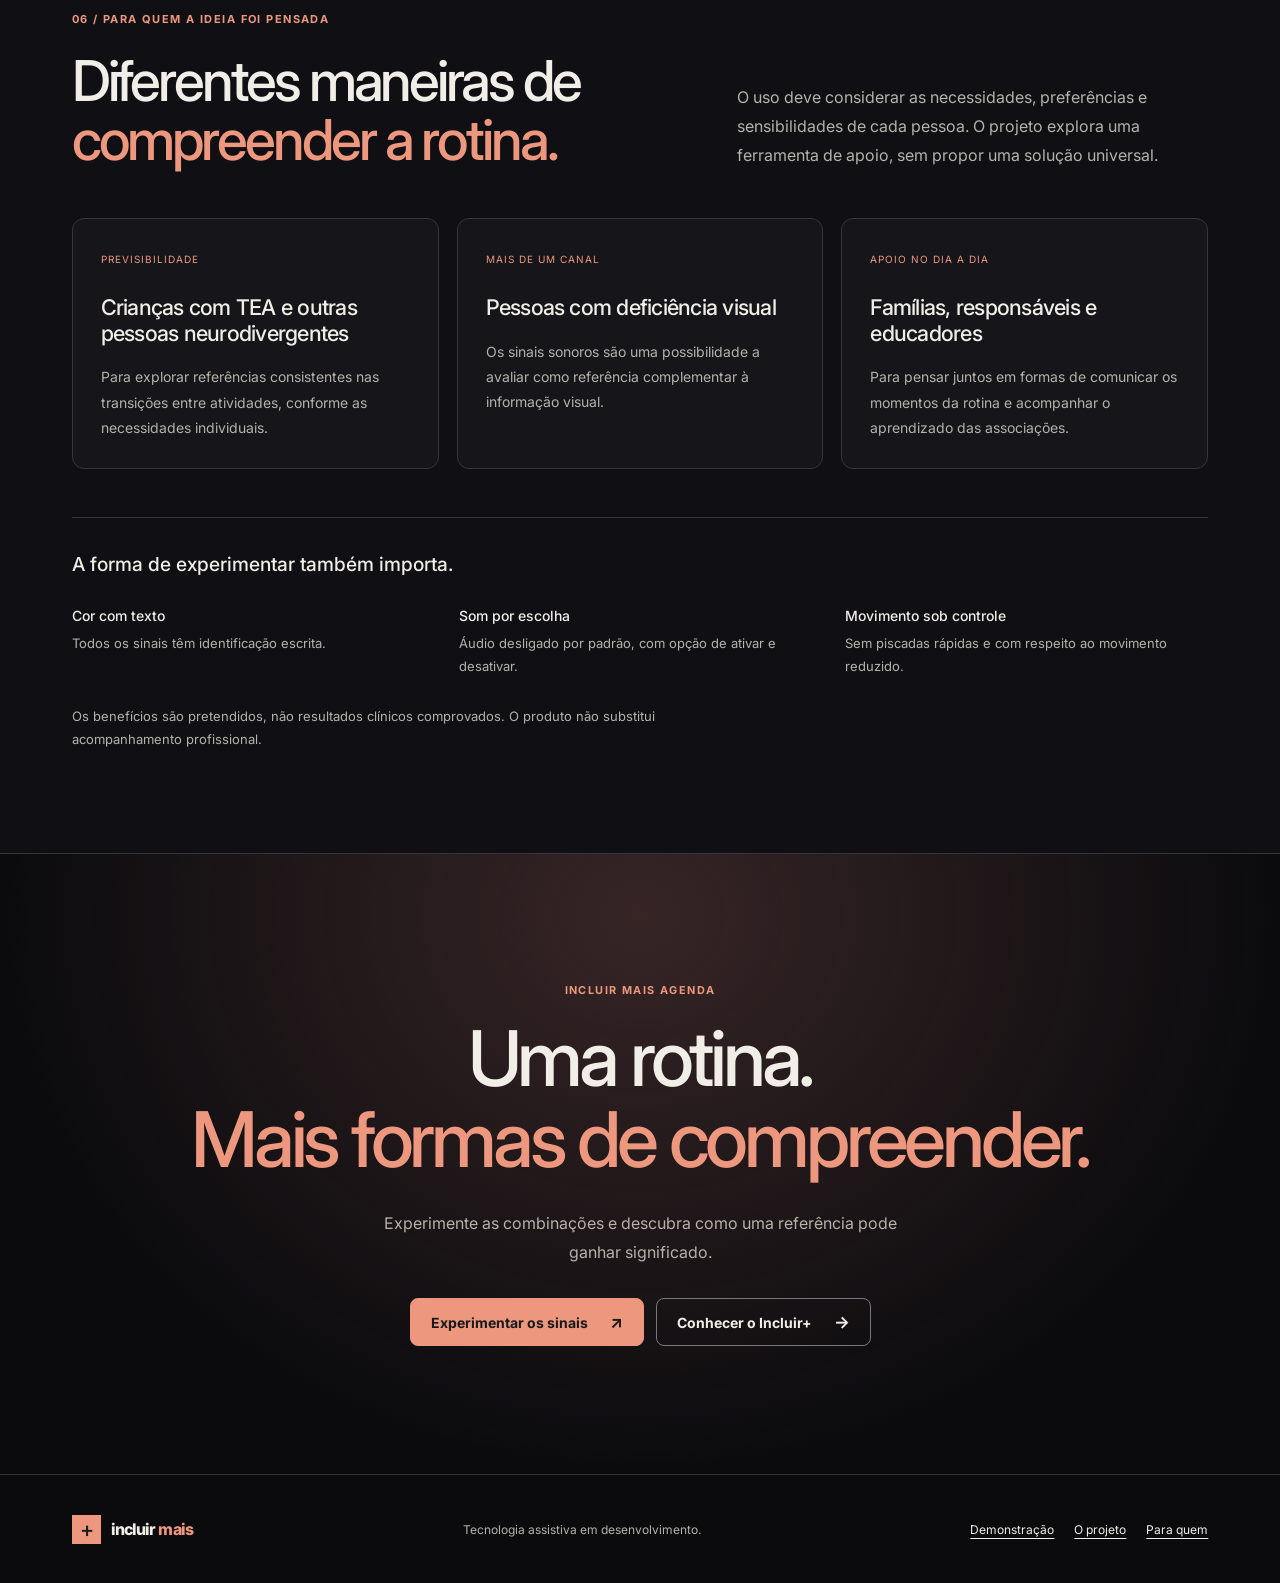
<file: incluir-mais-agenda.html>
<!doctype html>
<html lang="pt-BR">
  <head>
    <meta charset="utf-8" />
    <meta name="viewport" content="width=device-width, initial-scale=1" />
    <meta name="theme-color" content="#18191b" />
    <meta name="description" content="Conheça a Incluir Mais Agenda: uma proposta de tecnologia assistiva com luzes e sons. Explore o protótipo e personalize uma rotina ilustrativa na demonstração." />
    <title>Incluir Mais Agenda — Quando o tempo ganha forma</title>
    <link rel="icon" href="data:image/svg+xml,%3Csvg xmlns='http://www.w3.org/2000/svg' viewBox='0 0 32 32'%3E%3Crect width='32' height='32' fill='%23c96442'/%3E%3Cpath d='M16 7v18M7 16h18' stroke='%23ffffff' stroke-width='3'/%3E%3C/svg%3E" />
    <link rel="preconnect" href="https://fonts.googleapis.com" />
    <link rel="preconnect" href="https://fonts.gstatic.com" crossorigin />
    <link href="https://fonts.googleapis.com/css2?family=Inter:wght@400;500;600;700;800&display=swap" rel="stylesheet" />
    <link rel="stylesheet" href="./produto.css?v=eada434c8c73" />
    <link rel="stylesheet" href="./viewer.css?v=eada434c8c73" />
    <link rel="stylesheet" href="./product-opening.css?v=eada434c8c73" />
    <script src="./produto.js?v=eada434c8c73" defer></script>
  </head>
  <body class="product-page sales-page">
    <a class="skip-link" href="#conteudo">Pular para o conteúdo</a>

    <header class="site-header">
      <a class="wordmark" href="./index.html" aria-label="incluirmais, página inicial">
        <span class="wordmark-mark" aria-hidden="true">+</span>
        <span>incluir<span class="wordmark-plus">mais</span></span>
      </a>
      <nav class="main-nav" aria-label="Navegação da página">
        <a href="#ideia">Como funciona</a>
        <a href="#explorar">Experimentar</a>
        <a href="#prototipo">O protótipo</a>
      </nav>
      <div class="header-actions">
        <a class="header-cta" href="./index.html">Incluir+</a>
      </div>
    </header>

    <main id="conteudo" tabindex="-1">
      <section class="hero section-shell" aria-labelledby="hero-title">
        <div class="hero-copy">
          <p class="eyebrow hero-enter"><span class="status-dot" aria-hidden="true"></span> Tecnologia assistiva em desenvolvimento</p>
          <h1 id="hero-title"><span class="hero-title-line">Quando o</span> <span class="hero-title-line">tempo ganha</span> <em class="hero-title-line">forma.</em></h1>
          <p class="hero-deck hero-enter">Uma agenda interativa que transforma momentos da rotina em sinais de luz e som, ajudando a criar referências acessíveis para cada atividade.</p>
          <p class="hero-audience hero-enter">Pensada principalmente para crianças com transtorno do espectro autista (TEA) e pessoas que precisam de mais previsibilidade nas transições do dia.</p>
          <div class="hero-actions">
            <a class="button button-dark" href="#explorar">Explorar o protótipo <span aria-hidden="true">↓</span></a>
            <a class="button hero-secondary" href="#ideia">Entender como funciona <span aria-hidden="true">↗</span></a>
          </div>
        </div>

        <figure class="hero-figure">
          <div class="hero-image-wrap">
            <img
              src="./studio-profissional-lateral.webp?v=eada434c8c73"
              alt="Imagem de apresentação refinada com IA a partir de uma foto do protótipo com painel verde-azulado e extremidades roxa e amarela, topo vermelho, protoboard, cinco LEDs, fios e buzzer."
              width="1536"
              height="1024"
              fetchpriority="high"
              decoding="async"
            />
          </div>

        </figure>
      </section>


      <section id="contexto" class="sales-section sales-context section-shell" aria-labelledby="context-title">
        <header class="sales-heading" data-reveal><div><p class="eyebrow">01 / O ponto de partida</p><h2 id="context-title">O tempo é o mesmo.<br /><em>As referências, não.</em></h2></div><p class="sales-lead">Entender um horário e reconhecer que chegou a próxima atividade são experiências diferentes. A proposta é tornar essa passagem mais compreensível, respeitando o ritmo de cada pessoa.</p></header>
        <div class="sales-comparison" data-reveal>
          <article><p class="sales-kicker">Uma referência convencional</p><strong class="sales-clock">14:30</strong><h3>Um horário para interpretar.</h3><p>Números e ponteiros são referências úteis, mas nem sempre são a forma mais acessível de acompanhar a rotina.</p></article>
          <span class="sales-translation" aria-hidden="true">→</span>
          <article class="sales-signal-card"><p class="sales-kicker">Uma possibilidade de associação</p><div class="sales-signal-example"><span aria-hidden="true"></span><strong>Luz vermelha + som A</strong></div><h3>Um sinal para estudar.</h3><p>Um exemplo de como uma combinação pode ser relacionada a uma atividade. A associação precisa fazer sentido para quem usa.</p></article>
        </div>
        <ul class="sales-barriers" data-reveal><li><span>01</span><div><h3>Transições inesperadas</h3><p>Uma mudança pode precisar de uma referência mais clara.</p></div></li><li><span>02</span><div><h3>Horários abstratos</h3><p>Uma pista visual ou sonora oferece outro modo de perceber o momento.</p></div></li><li><span>03</span><div><h3>Lembretes frequentes</h3><p>O projeto explora referências consistentes para acompanhar o dia.</p></div></li></ul>
      </section>

      <section id="ideia" class="sales-section sales-how section-shell" aria-labelledby="idea-title">
        <header class="sales-heading" data-reveal><div><p class="eyebrow">02 / Como funciona a proposta</p><h2 id="idea-title">Do horário à<br /><em>próxima atividade.</em></h2></div><p class="sales-lead">Tempo → sinal → reconhecimento → atividade. Uma sequência simples orienta a ideia, com repetição e apoio de familiares ou educadores.</p></header>
        <ol class="sales-chain" data-reveal><li><span>01 / TEMPO</span><h3>Organizar o momento</h3><p>Na proposta, atividades e horários compõem uma rotina que pode ser adaptada à pessoa.</p></li><li><span>02 / SINAL</span><h3>Apresentar uma referência</h3><p>Uma combinação de luz e som indica um momento da rotina.</p></li><li><span>03 / RECONHECIMENTO</span><h3>Criar familiaridade</h3><p>Com orientação e repetição, a associação pode se tornar reconhecível.</p></li><li><span>04 / ATIVIDADE</span><h3>Acompanhar o que vem</h3><p>A referência pode apoiar a compreensão da próxima etapa, no ritmo de cada pessoa.</p></li></ol>
      </section>

      <section id="explorar" class="sales-section sales-demo section-shell" aria-labelledby="sequence-title">
        <section id="sequencia" class="sequence-section" aria-labelledby="sequence-title">
          <div class="sequence-copy" data-reveal>
            <p class="eyebrow">03 / Demonstração interativa</p>
            <h2 id="sequence-title">Uma cor.<br />Um som.<br /><em>Um momento.</em></h2>
            <p>Escolha uma atividade e veja sua referência de luz e som. Use os controles para avançar entre os exemplos.</p>
            <p class="sequence-disclaimer" id="sequence-disclaimer"><strong>Associações ilustrativas.</strong> As cores não têm significados universais. A personalização de horários, sons e atividades faz parte da proposta; o protótipo atual demonstra uma sequência programada de sinais.</p>
          </div>
          <div class="sequence-stage" data-reveal data-delay="100" aria-describedby="sequence-disclaimer sequence-audio-note">
            <div class="sequence-meta"><span>SUA ROTINA, EM SINAIS</span><span>EXEMPLO ILUSTRATIVO</span></div>
            <ol class="sequence-steps" aria-label="Exemplos de associações entre cores, sons e atividades">
              <li data-step="0" data-color-name="Vermelho">
                <button class="sequence-select" type="button" aria-pressed="true" aria-label="Exemplo 1: Vermelho, estudar, som A">
                  <span class="sequence-number">01 / SOM A</span><span class="sequence-light light-red" aria-hidden="true"></span><span class="sequence-label">Vermelho</span><span class="sequence-activity">Estudar</span>
                </button>
              </li>
              <li data-step="1" data-color-name="Amarelo">
                <button class="sequence-select" type="button" aria-pressed="false" aria-label="Exemplo 2: Amarelo, descansar, som B">
                  <span class="sequence-number">02 / SOM B</span><span class="sequence-light light-yellow" aria-hidden="true"></span><span class="sequence-label">Amarelo</span><span class="sequence-activity">Descansar</span>
                </button>
              </li>
              <li data-step="2" data-color-name="Verde">
                <button class="sequence-select" type="button" aria-pressed="false" aria-label="Exemplo 3: Verde, brincar, som C">
                  <span class="sequence-number">03 / SOM C</span><span class="sequence-light light-green" aria-hidden="true"></span><span class="sequence-label">Verde</span><span class="sequence-activity">Brincar</span>
                </button>
              </li>
              <li data-step="3" data-color-name="Azul">
                <button class="sequence-select" type="button" aria-pressed="false" aria-label="Exemplo 4: Azul, próxima atividade, som D">
                  <span class="sequence-number">04 / SOM D</span><span class="sequence-light light-blue" aria-hidden="true"></span><span class="sequence-label">Azul</span><span class="sequence-activity">Próxima atividade</span>
                </button>
              </li>
              <li data-step="4" data-color-name="Branco">
                <button class="sequence-select" type="button" aria-pressed="false" aria-label="Exemplo 5: Branco, outra atividade, som E">
                  <span class="sequence-number">05 / SOM E</span><span class="sequence-light light-white" aria-hidden="true"></span><span class="sequence-label">Branco</span><span class="sequence-activity">Outra atividade</span>
                </button>
              </li>
            </ol>
            <div class="sequence-current" aria-hidden="true"><span>AGORA, NO EXEMPLO</span><strong id="sequence-current-activity">Estudar</strong><span id="sequence-current-signal">Luz vermelha · Som A</span></div>
            <p class="sequence-readout" id="sequence-readout" role="status" aria-live="polite" aria-atomic="true">Exemplo 1 de 5: vermelho, som A, estudar.</p>
            <div class="sequence-controls" role="group" aria-label="Controles da demonstração de sinais">
              <button type="button" class="step-button" id="sequence-previous" aria-label="Etapa anterior">← <span>Anterior</span></button>
              <button type="button" class="sequence-play" id="sequence-play" aria-pressed="false"><span aria-hidden="true">▶</span> Reproduzir sequência</button>
              <button type="button" class="step-button" id="sequence-next" aria-label="Próxima etapa"><span>Próxima</span> →</button>
            </div>
            <div class="sequence-audio">
              <button type="button" id="sequence-audio-toggle" aria-pressed="false" aria-describedby="sequence-audio-note"><span aria-hidden="true">♪</span> Ativar áudio</button>
              <p id="sequence-audio-note" role="status" aria-live="polite">Áudio desligado. Os sons desta demonstração são ilustrativos, não gravações do buzzer real.</p>
            </div>

            <p class="sequence-motion-note" id="sequence-motion-note" hidden>Movimento reduzido: selecione cada atividade ou use os controles Anterior e Próxima.</p>
            <p class="sequence-hardware-note">Horários ilustrativos. Esta simulação não dispara alarmes nem aciona o dispositivo.</p>
          </div>

        </section>

      </section>

      <section id="prototipo" class="sales-section sales-prototype section-shell" aria-labelledby="model-title">
        <div class="model-heading" data-reveal>
          <div class="section-index"><span>04</span><span>O protótipo</span></div>
          <div>
            <p class="eyebrow">Representação tridimensional aproximada</p>
            <h2 id="model-title">Veja a montagem<br /><em>por outros ângulos.</em></h2>
            <p class="model-intro">Segure e arraste para girar. Solte para sentir a inércia. Clique nas peças para descobrir suas funções.</p>
          </div>
        </div>


        <dl class="sales-specs" aria-label="Composição do protótipo físico" data-reveal><div><dt>Referência visual</dt><dd>Cinco LEDs coloridos</dd></div><div><dt>Referência sonora</dt><dd>Um buzzer</dd></div><div><dt>Construção atual</dt><dd>Caixa, protoboard e fios</dd></div></dl>

        <div class="model-layout">
          <figure class="model-figure" data-reveal data-delay="80">
            <div class="model-viewer" id="model-viewer" data-state="poster" aria-describedby="model-controls-help">
              <img class="model-poster" src="./model-fallback-top.webp?v=eada434c8c73" alt="Vista superior real do protótipo: cinco LEDs e fios coloridos estão montados numa protoboard sobre a superfície vermelha; o buzzer fica ao lado." width="1200" height="1130" loading="lazy" decoding="async" />
              <div class="model-canvas" id="model-canvas"></div>
              <p class="model-status" id="model-status" role="status" aria-live="polite"></p>
            </div>
            <div class="model-toolbar">
              <button class="model-retry" id="model-retry" type="button" aria-describedby="model-status" hidden>Tentar carregar o modelo 3D novamente</button>
              <p id="model-controls-help" class="model-controls-help">Arraste sobre o produto. No celular, use dois dedos para zoom. Teclado: setas, +/− e Home. Role a página pelas margens.</p>
              <div class="model-controls" role="group" aria-label="Controles para explorar o modelo 3D">
                <button type="button" data-camera="left" aria-label="Girar para a esquerda" disabled><span aria-hidden="true">←</span></button>
                <button type="button" data-camera="right" aria-label="Girar para a direita" disabled><span aria-hidden="true">→</span></button>
                <button type="button" data-camera="up" aria-label="Inclinar para cima" disabled><span aria-hidden="true">↑</span></button>
                <button type="button" data-camera="down" aria-label="Inclinar para baixo" disabled><span aria-hidden="true">↓</span></button>
                <button type="button" data-camera="zoom-in" aria-label="Aproximar" disabled><span aria-hidden="true">+</span></button>
                <button type="button" data-camera="zoom-out" aria-label="Afastar" disabled><span aria-hidden="true">−</span></button>
                <button type="button" class="reset-view" data-camera="reset" disabled>Voltar ao início</button>
              </div>
            </div>
            <div class="model-demo-controls"><button type="button" id="model-demo" aria-pressed="false" disabled>Simular LEDs</button><p>Sequência ilustrativa configurável, sem som. Não representa a programação definitiva.</p></div>

          </figure>

          <aside class="component-panel" aria-labelledby="component-title" data-reveal data-delay="160">
            <p class="eyebrow">Por dentro da ideia</p>
            <h3 id="component-title">Cada peça tem uma função.</h3>
            <div class="component-detail" aria-live="polite" aria-atomic="true">
              <button id="component-close" class="component-close" type="button" aria-label="Fechar informações e remover destaque" hidden>Fechar ×</button>
              <p class="component-detail-title" id="component-detail-title">Escolha um componente</p>
              <p class="component-detail-copy" id="component-detail-copy">Clique em uma peça do modelo ou escolha na lista para conhecer sua função.</p>
              <div id="component-details" hidden>
                <p class="component-detail-label">Função eletrônica</p><p id="component-role" class="component-detail-copy"></p>
                <p class="component-detail-label">No Incluir Mais Agenda</p><p id="component-project" class="component-detail-copy"></p>
              </div>
            </div>
            <div class="component-list" id="component-list" aria-label="Componentes do protótipo"><p class="component-note">Carregue esta seção para explorar as peças.</p></div>
            <p class="component-note">Seleção direta na geometria. Valores elétricos e ligações não confirmados não são especificados.</p>
          </aside>
        </div>

        <div id="processo" class="sales-gallery" aria-label="Duas perspectivas do protótipo">
        <div class="photo-grid photo-grid-studio">
          <figure class="photo-card" data-reveal>
            <img src="./studio-profissional-frente.webp?v=eada434c8c73" alt="Imagem de apresentação refinada com IA a partir de uma foto do protótipo com painel branco e lateral roxa, topo vermelho, protoboard, cinco LEDs, fios e buzzer." width="1536" height="1024" loading="lazy" decoding="async" />

          </figure>
          <figure class="photo-card" data-reveal>
            <img src="./studio-profissional-extremidade.webp?v=eada434c8c73" alt="Protótipo visto pela extremidade roxa em primeiro plano, com a extremidade amarela ao fundo. Sobre o topo vermelho estão a protoboard, cinco LEDs coloridos, fios e um buzzer preto. Imagem de apresentação refinada com IA a partir de uma foto real." width="1448" height="1086" loading="lazy" decoding="async" />

          </figure>
        </div>
        </div>
      </section>

      <section id="personalizacao" class="sales-section sales-personalization section-shell" aria-labelledby="personalization-title">
        <header class="sales-heading" data-reveal><div><p class="eyebrow">05 / Um projeto em desenvolvimento</p><h2 id="personalization-title">Ajustado a quem usa.<br /><em>Não o contrário.</em></h2></div><p class="sales-lead">Não existe uma cor certa para cada atividade. A personalização faz parte da proposta do produto, e a demonstração permite experimentar essa ideia sem alterar o protótipo físico.</p></header>
        <div class="sales-status-grid" data-reveal>
          <article><p class="sales-badge sales-badge-current">NO PROTÓTIPO ATUAL</p><h3>O princípio já ganha forma.</h3><ul><li><strong>Sequência de sinais</strong><span>Acionamento programado de luzes e avisos sonoros.</span></li><li><strong>Cinco referências visuais</strong><span>LEDs vermelho, amarelo, verde, azul e branco.</span></li><li><strong>Construção experimental</strong><span>Protoboard, resistores, fios e buzzer reunidos em uma caixa artesanal.</span></li></ul></article>
          <article class="sales-planned"><p class="sales-badge">PROPOSTA DE EVOLUÇÃO</p><h3>Combinações que façam sentido.</h3><ul><li><strong>Associações personalizáveis</strong><span>Escolher a relação entre cor, som e atividade.</span></li><li><strong>Horários e rotina</strong><span>Configurar momentos do dia conforme as necessidades individuais.</span></li><li><strong>Preferências sensoriais</strong><span>Investigar ajustes de volume, brilho e duração dos sinais com usuários.</span></li></ul></article>
        </div>
        <div id="proximos-passos" class="sales-roadmap" data-reveal><div><p class="eyebrow">O próximo passo é escutar</p><h3>O desenvolvimento continua com as pessoas.</h3><p>A avaliação com usuários é uma próxima etapa a planejar. Ainda não há resultados de validação para apresentar.</p></div><ol><li><span>Agora</span><strong>Protótipo de bancada</strong></li><li><span>Próxima etapa</span><strong>Escuta e avaliação de uso</strong></li><li><span>Planejado</span><strong>Personalização e ajustes</strong></li></ol></div>
      </section>

      <section id="publico" class="sales-section sales-audience section-shell" aria-labelledby="audience-title">
        <header class="sales-heading" data-reveal><div><p class="eyebrow">06 / Para quem a ideia foi pensada</p><h2 id="audience-title">Diferentes maneiras de<br /><em>compreender a rotina.</em></h2></div><p class="sales-lead">O uso deve considerar as necessidades, preferências e sensibilidades de cada pessoa. O projeto explora uma ferramenta de apoio, sem propor uma solução universal.</p></header>
        <div class="sales-audience-grid" data-reveal><article><span>PREVISIBILIDADE</span><h3>Crianças com TEA e outras pessoas neurodivergentes</h3><p>Para explorar referências consistentes nas transições entre atividades, conforme as necessidades individuais.</p></article><article><span>MAIS DE UM CANAL</span><h3>Pessoas com deficiência visual</h3><p>Os sinais sonoros são uma possibilidade a avaliar como referência complementar à informação visual.</p></article><article><span>APOIO NO DIA A DIA</span><h3>Famílias, responsáveis e educadores</h3><p>Para pensar juntos em formas de comunicar os momentos da rotina e acompanhar o aprendizado das associações.</p></article></div>
        <div id="acessibilidade" class="sales-access" data-reveal><h3>A forma de experimentar também importa.</h3><ul><li><strong>Cor com texto</strong><span>Todos os sinais têm identificação escrita.</span></li><li><strong>Som por escolha</strong><span>Áudio desligado por padrão, com opção de ativar e desativar.</span></li><li><strong>Movimento sob controle</strong><span>Sem piscadas rápidas e com respeito ao movimento reduzido.</span></li></ul><p>Os benefícios são pretendidos, não resultados clínicos comprovados. O produto não substitui acompanhamento profissional.</p></div>
      </section>

      <section class="sales-closing section-shell" aria-labelledby="closing-title" data-reveal><p class="eyebrow">Incluir Mais Agenda</p><h2 id="closing-title">Uma rotina.<br /><em>Mais formas de compreender.</em></h2><p>Experimente as combinações e descubra como uma referência pode ganhar significado.</p><div class="sales-closing-actions"><a class="button button-dark" href="#explorar">Experimentar os sinais <span aria-hidden="true">↗</span></a><a class="button hero-secondary" href="./index.html">Conhecer o Incluir+ <span aria-hidden="true">→</span></a></div></section>
    </main>

    <footer class="sales-footer section-shell"><a class="wordmark" href="./index.html" aria-label="Incluir+, página inicial"><span class="wordmark-mark" aria-hidden="true">+</span><span>incluir<span class="wordmark-plus">mais</span></span></a><p>Tecnologia assistiva em desenvolvimento.</p><nav aria-label="Links do rodapé"><a href="#explorar">Demonstração</a><a href="#personalizacao">O projeto</a><a href="#publico">Para quem</a></nav></footer>
  </body>
</html>
</file>
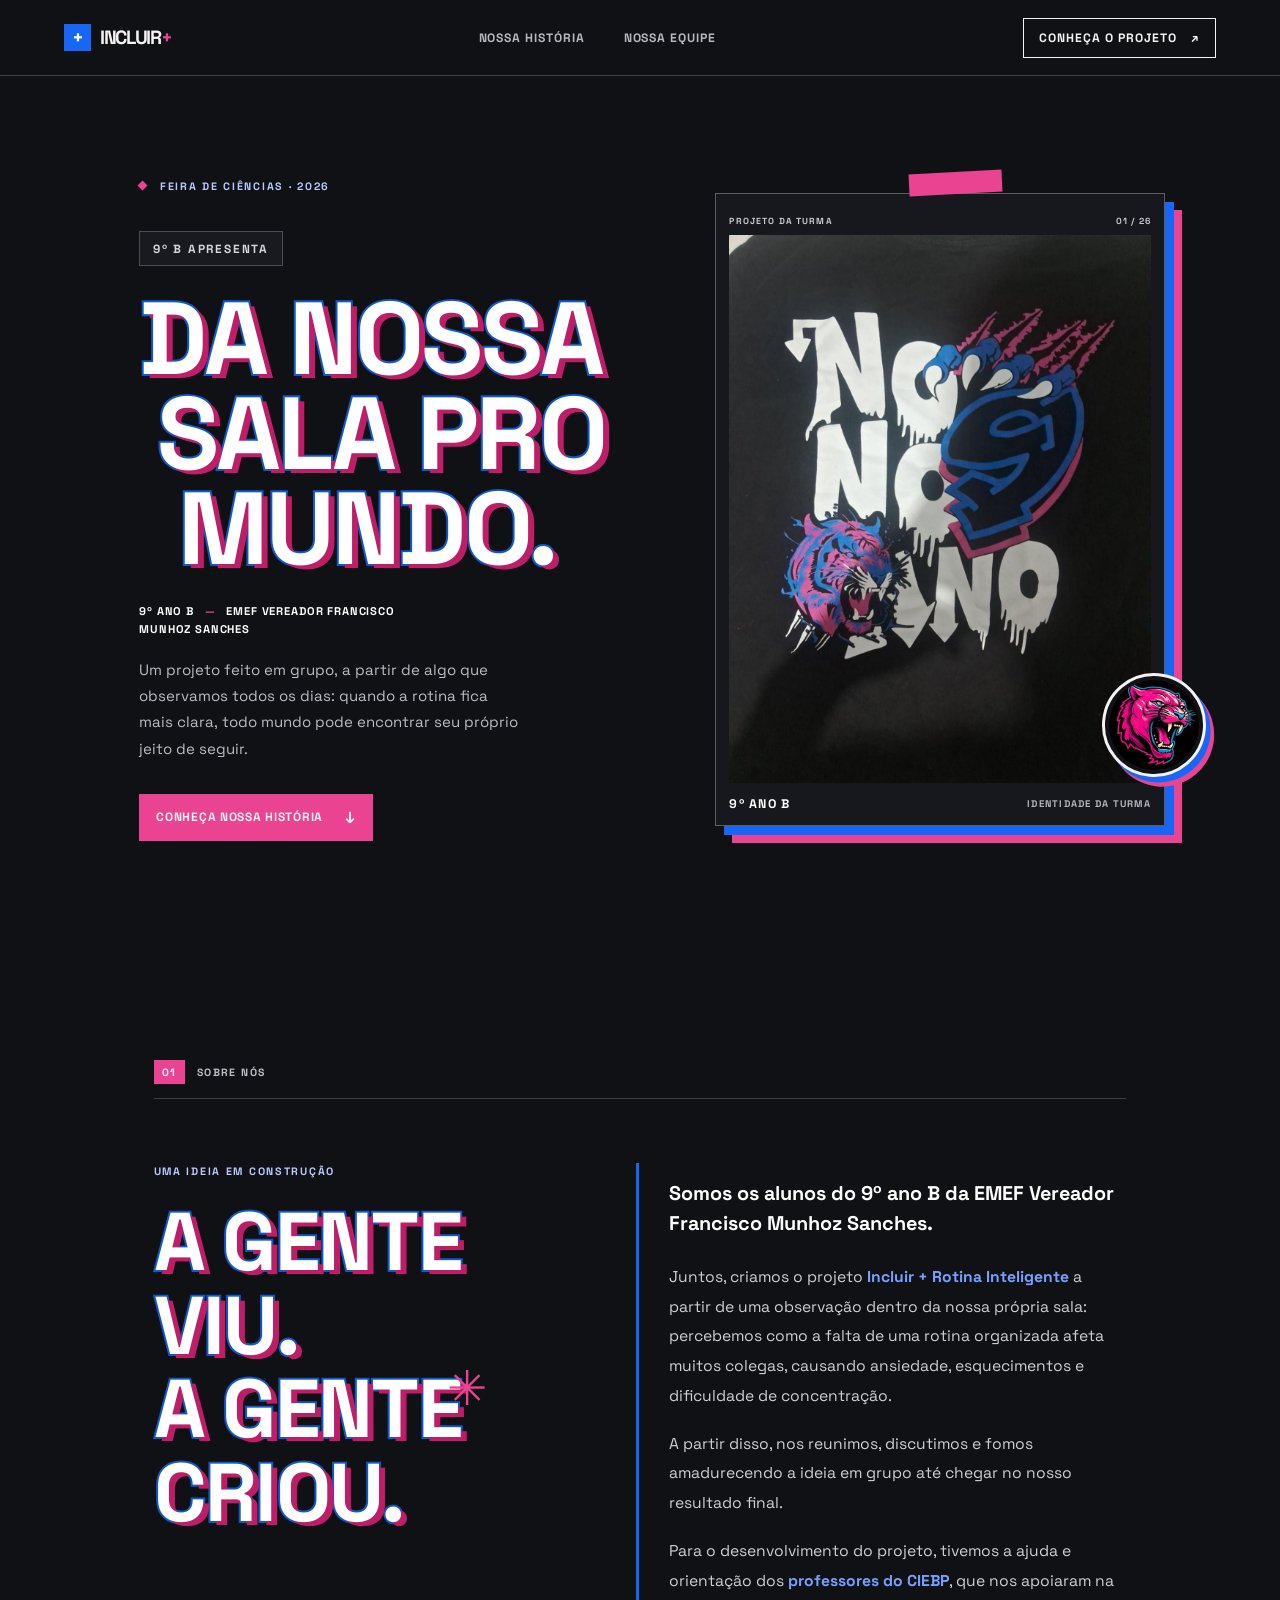
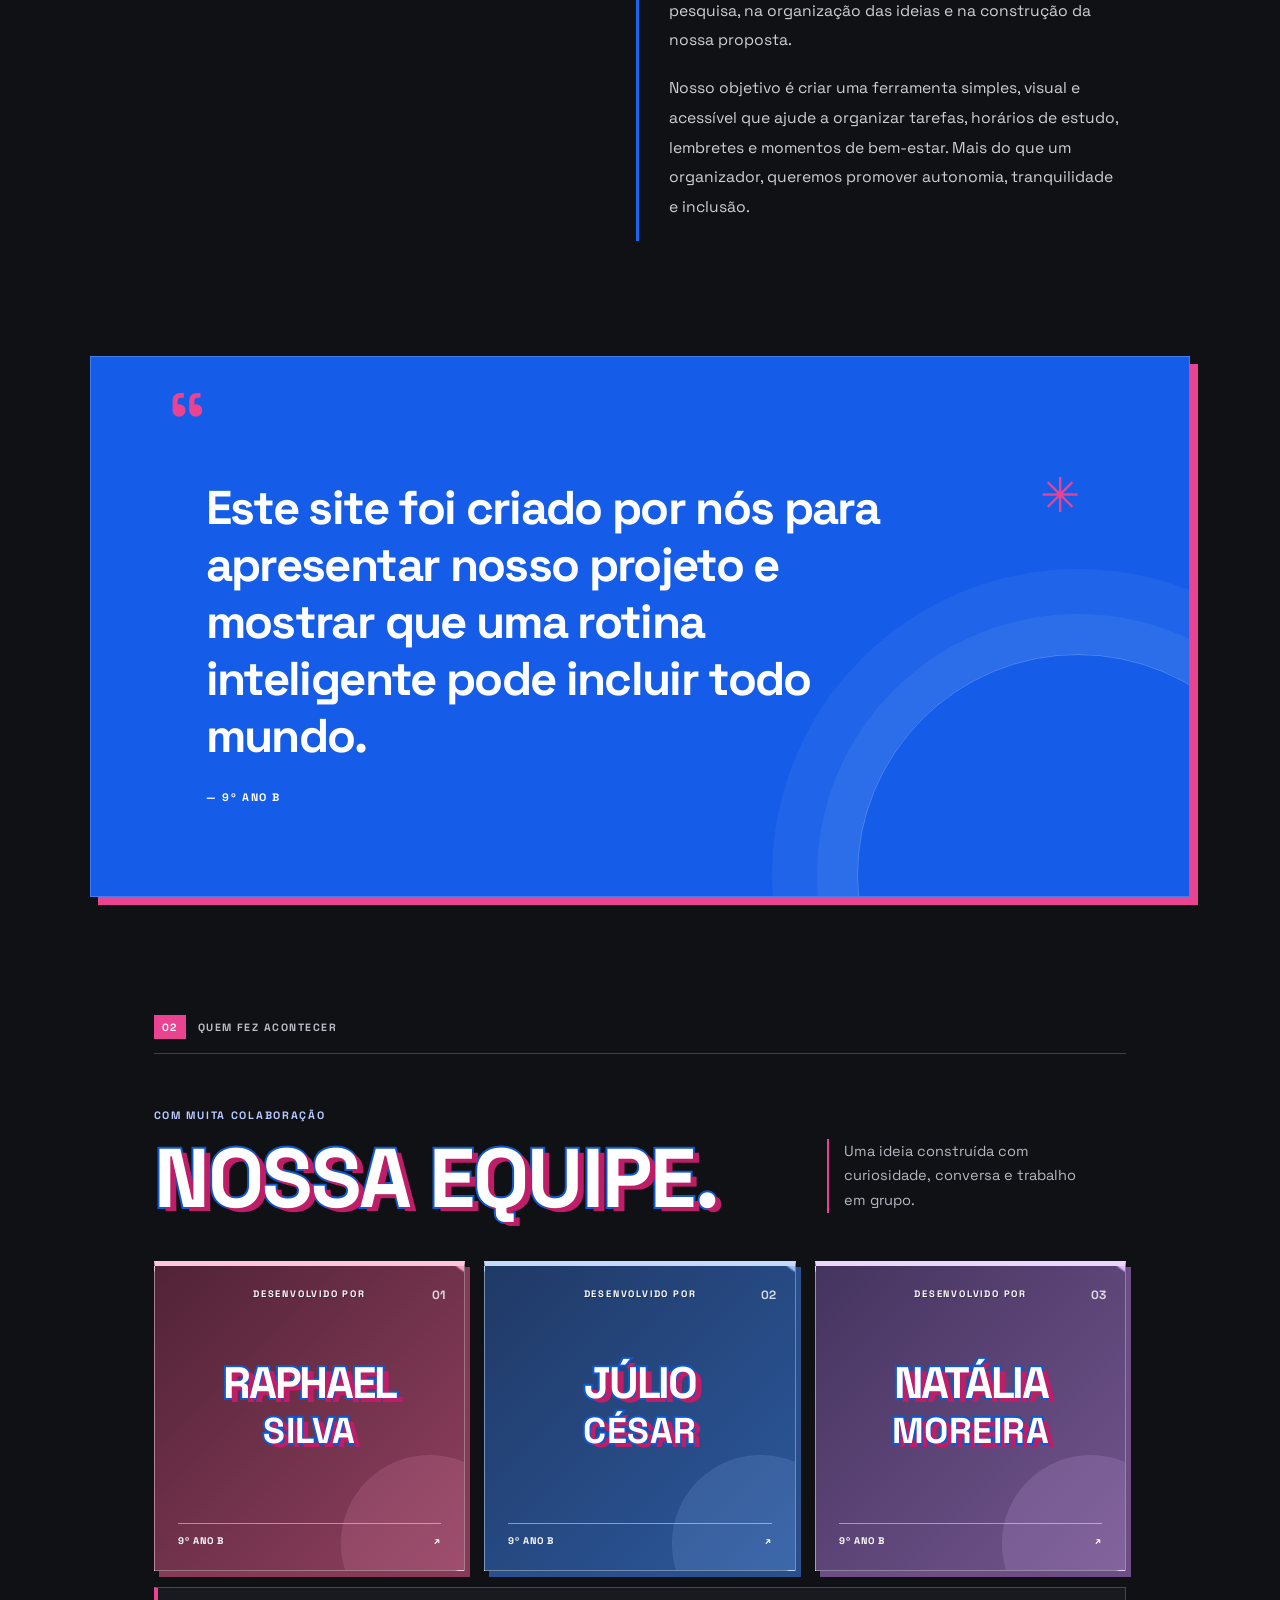
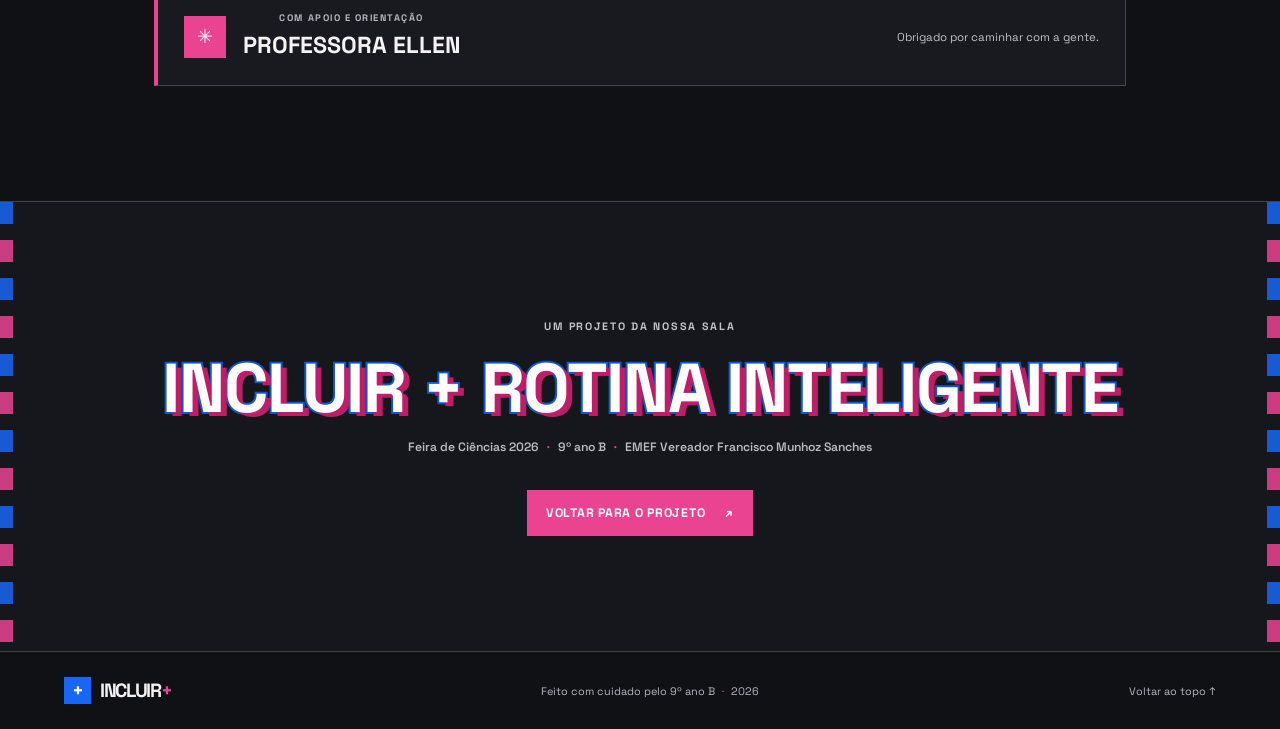
<file: turma.html>
<!DOCTYPE html>
<html lang="pt-BR">
  <head>
    <meta charset="UTF-8" />
    <meta name="viewport" content="width=device-width, initial-scale=1.0" />
    <meta name="theme-color" content="#111216" />
    <meta name="description" content="Uma homenagem ao 9º ano B da EMEF Vereador Francisco Munhoz Sanches e ao projeto Incluir + Rotina Inteligente." />
    <title>Nossa turma — Incluir + Rotina Inteligente</title>
    <link rel="preconnect" href="https://fonts.googleapis.com" />
    <link rel="preconnect" href="https://fonts.gstatic.com" crossorigin />
    <link rel="preconnect" href="https://api.fontshare.com" />
    <link rel="preconnect" href="https://cdn.fontshare.com" crossorigin />
    <link href="https://api.fontshare.com/v2/css?f[]=sharpie@400,700,800,900&display=swap" rel="stylesheet" />
    <link href="https://fonts.googleapis.com/css2?family=Space+Grotesk:wght@400;500;600;700&display=swap" rel="stylesheet" />
    <link rel="stylesheet" href="turma.css" />
  </head>
  <body>
    <a class="skip-link" href="#conteudo">Pular para o conteúdo</a>
    <header class="site-header">
      <a class="wordmark" href="index.html" aria-label="Incluir+, voltar ao projeto"><span class="wordmark-symbol">+</span><span>incluir<span class="wordmark-plus">+</span></span></a>
      <nav aria-label="Navegação da página">
        <a href="#historia">Nossa história</a>
        <a href="#equipe">Nossa equipe</a>
      </nav>
      <a class="header-link" href="index.html">Conheça o projeto <span aria-hidden="true">↗</span></a>
    </header>

    <main id="conteudo">
      <section class="hero" aria-labelledby="hero-title">
        <div class="hero-copy">
          <p class="overline"><span class="overline-dot"></span> Feira de Ciências · 2026</p>
          <p class="hero-pretitle">9º B apresenta</p>
          <h1 id="hero-title"><span>DA NOSSA</span><em>SALA PRO</em><span>MUNDO.</span></h1>
          <p class="hero-school">9º ano B <span>—</span> EMEF Vereador Francisco Munhoz Sanches</p>
          <p class="hero-description">Um projeto feito em grupo, a partir de algo que observamos todos os dias: quando a rotina fica mais clara, todo mundo pode encontrar seu próprio jeito de seguir.</p>
          <a class="round-link" href="#historia">Conheça nossa história <span aria-hidden="true">↓</span></a>
        </div>
        <div class="hero-art">
          <div class="art-label"><span>PROJETO DA TURMA</span><span>01 / 26</span></div>
          <img src="camiseta-9b.jpeg" alt="Camiseta preta do 9º ano B com estampa urbana em branco, azul e rosa, incluindo o número 9B e um tigre." />
          <div class="art-caption"><span>9º ANO B</span><span>IDENTIDADE DA TURMA</span></div>
          <img class="art-sticker" src="logo-9b.jpeg" alt="Mascote do 9º ano B: tigre rosa e azul" />
        </div>
        <div class="hero-index" aria-hidden="true">NOSSA TURMA · NOSSA IDEIA · NOSSO PROJETO</div>
      </section>

      <section class="story section-wrap" id="historia" aria-labelledby="story-title">
        <div class="section-marker"><span>01</span><span>Sobre nós</span></div>
        <div class="story-grid">
          <div class="story-heading">
            <p class="overline">Uma ideia em construção</p>
            <h2 id="story-title">A gente <em>viu.</em><br />A gente <em>criou.</em></h2>
            <div class="scribble" aria-hidden="true">✳</div>
          </div>
          <div class="story-copy">
            <p class="story-lead">Somos os alunos do 9º ano B da EMEF Vereador Francisco Munhoz Sanches.</p>
            <p>Juntos, criamos o projeto <strong>Incluir + Rotina Inteligente</strong> a partir de uma observação dentro da nossa própria sala: percebemos como a falta de uma rotina organizada afeta muitos colegas, causando ansiedade, esquecimentos e dificuldade de concentração.</p>
            <p>A partir disso, nos reunimos, discutimos e fomos amadurecendo a ideia em grupo até chegar no nosso resultado final.</p>
            <p>Para o desenvolvimento do projeto, tivemos a ajuda e orientação dos <strong>professores do CIEBP</strong>, que nos apoiaram na pesquisa, na organização das ideias e na construção da nossa proposta.</p>
            <p>Nosso objetivo é criar uma ferramenta simples, visual e acessível que ajude a organizar tarefas, horários de estudo, lembretes e momentos de bem-estar. Mais do que um organizador, queremos promover autonomia, tranquilidade e inclusão.</p>
          </div>
        </div>
      </section>

      <section class="manifesto" aria-label="Mensagem da turma">
        <div class="manifesto-inner">
          <span class="manifesto-mark" aria-hidden="true">“</span>
          <p>Este site foi criado por nós para apresentar nosso projeto e mostrar que uma rotina inteligente pode incluir todo mundo.</p>
          <span class="manifesto-credit">— 9º ano B</span>
          <span class="manifesto-doodle" aria-hidden="true">✳</span>
        </div>
      </section>

      <section class="team section-wrap" id="equipe" aria-labelledby="team-title">
        <div class="section-marker"><span>02</span><span>Quem fez acontecer</span></div>
        <div class="team-heading">
          <div><p class="overline">Com muita colaboração</p><h2 id="team-title">Nossa <em>equipe.</em></h2></div>
          <p>Uma ideia construída com curiosidade, conversa e trabalho em grupo.</p>
        </div>
        <div class="team-grid">
          <article class="person-card person-card-a"><span class="person-number">01</span><span class="person-spark" aria-hidden="true">✳</span><p class="person-role">Desenvolvido por</p><h3><span>Raphael</span><span>Silva</span></h3><div class="person-bottom"><span>9º ano B</span><span>↗</span></div></article>
          <article class="person-card person-card-b"><span class="person-number">02</span><span class="person-spark" aria-hidden="true">✳</span><p class="person-role">Desenvolvido por</p><h3><span>Júlio</span><span>César</span></h3><div class="person-bottom"><span>9º ano B</span><span>↗</span></div></article>
          <article class="person-card person-card-c"><span class="person-number">03</span><span class="person-spark" aria-hidden="true">✳</span><p class="person-role">Desenvolvido por</p><h3><span>Natália</span><span>Moreira</span></h3><div class="person-bottom"><span>9º ano B</span><span>↗</span></div></article>
        </div>
        <div class="support-row"><span class="support-icon" aria-hidden="true">✳</span><div><p class="person-role">Com apoio e orientação</p><p class="support-names">Professora Ellen</p></div><span class="support-note">Obrigado por caminhar com a gente.</span></div>
      </section>

      <section class="closing-note" aria-label="Identificação do projeto">
        <p class="overline">Um projeto da nossa sala</p>
        <h2>Incluir + <em>Rotina Inteligente</em></h2>
        <p>Feira de Ciências 2026 <span>·</span> 9º ano B <span>·</span> EMEF Vereador Francisco Munhoz Sanches</p>
        <a href="index.html" class="back-link">Voltar para o projeto <span aria-hidden="true">↗</span></a>
      </section>
    </main>

    <footer class="site-footer"><a class="wordmark" href="index.html"><span class="wordmark-symbol">+</span><span>incluir<span class="wordmark-plus">+</span></span></a><p>Feito com cuidado pelo 9º ano B <span>·</span> 2026</p><a href="#conteudo">Voltar ao topo ↑</a></footer>
  </body>
</html>
</file>
<file: style.css>
:root {
  /* Surfaces */
  --bg: #f7f6f2;
  --surface: #ffffff;
  --surface-strong: #f1efe9;
  --surface-soft: #eaf3ef;
  --surface-tint: #f4f1ea;
  --overlay: rgba(255, 255, 255, 0.72);
  --theme-gradient: linear-gradient(160deg, #fbfaf7 0%, #f4f5f0 52%, #eef5f1 100%);

  /* Brand */
  --primary: #0f5c5a;
  --primary-600: #14706c;
  --primary-dark: #0a3f3d;
  --secondary: #4f9d92;
  --secondary-soft: #a9d6cb;
  --accent: #cf7d47;
  --accent-soft: #f6e7d8;
  --accent-warm: #e6a06b;
  --danger: #b8534f;
  --danger-soft: rgba(184, 83, 79, 0.1);

  /* Text */
  --text: #16211f;
  --muted: #5f6b68;
  --muted-soft: #8b938f;
  --on-primary: #f4fbf9;

  /* Lines & depth */
  --border: rgba(15, 92, 90, 0.12);
  --border-strong: rgba(15, 92, 90, 0.2);
  --hairline: rgba(20, 32, 31, 0.06);

  /* Brand */
  --primary: #0f5c5a;
  --primary-600: #14706c;
  --primary-dark: #0a3f3d;
  --secondary: #4f9d92;
  --secondary-soft: #a9d6cb;
  --accent: #cf7d47;
  --accent-soft: #f6e7d8;
  --accent-warm: #e6a06b;
  --danger: #b8534f;
  --danger-soft: rgba(184, 83, 79, 0.1);

  /* Text */
  --text: #16211f;
  --muted: #5f6b68;
  --muted-soft: #8b938f;
  --on-primary: #f4fbf9;

  /* Lines & depth */
  --border: rgba(15, 92, 90, 0.12);
  --border-strong: rgba(15, 92, 90, 0.2);
  --hairline: rgba(20, 32, 31, 0.08);
  --shadow-sm: 0 2px 8px rgba(16, 45, 42, 0.05);
  --shadow: 0 20px 50px rgba(16, 45, 42, 0.09);
  --shadow-lg: 0 34px 70px rgba(16, 45, 42, 0.14);

  /* Controls */
  --toggle-bg: #eceee9;
  --toggle-text: var(--primary-dark);

  /* Alerts (overridable via JS) */
  --alert-color: #d93025;
  --alert-color-rgb: 217, 48, 37;

  /* Rhythm */
  --radius-sm: 12px;
  --radius: 18px;
  --radius-lg: 26px;
  --radius-xl: 34px;
  --section-y: clamp(3.5rem, 8vw, 7rem);

  color-scheme: light;
}

body.dark-theme {
  --bg: #09090b;
  --surface: #101013;
  --surface-strong: #17171b;
  --surface-soft: #17171b;
  --surface-tint: #1c1c21;
  --overlay: rgba(9, 9, 11, 0.78);
  --theme-gradient: linear-gradient(160deg, #09090b 0%, #101013 55%, #09090b 100%);

  --primary: #7a7a7a;
  --primary-600: #a1a1aa;
  --primary-dark: #fafafa;
  --secondary: #17171b;
  --secondary-soft: #1c1c21;
  --accent: #e3af35;
  --accent-soft: rgba(227, 175, 53, 0.14);
  --accent-warm: #c2820a;
  --danger: oklch(0.704 0.191 22.216);
  --danger-soft: rgba(239, 68, 68, 0.14);

  --text: #fafafa;
  --muted: #a1a1aa;
  --muted-soft: #71717a;
  --on-primary: #09090b;

  --border: rgba(255, 255, 255, 0.08);
  --border-strong: rgba(255, 255, 255, 0.14);
  --hairline: rgba(255, 255, 255, 0.08);
  --shadow-sm: 0 2px 8px rgba(0, 0, 0, 0.3);
  --shadow: 0 22px 54px rgba(0, 0, 0, 0.42);
  --shadow-lg: 0 34px 70px rgba(0, 0, 0, 0.5);

  --toggle-bg: #17171b;
  --toggle-text: #e3af35;
  --ring: #e3af35;
  --alert-color: #e3af35;
  --alert-color-rgb: 227, 175, 53;

  color-scheme: dark;
}


/* --------------------------------------------------------------------------
   2. Reset & base
   -------------------------------------------------------------------------- */
*,
*::before,
*::after {
  box-sizing: border-box;
}

html {
  scroll-behavior: smooth;
  -webkit-text-size-adjust: 100%;
}

body {
  margin: 0;
  min-height: 100vh;
  font-family: "DM Sans", "Segoe UI", system-ui, Arial, sans-serif;
  font-size: 1rem;
  line-height: 1.65;
  letter-spacing: -0.011em;
  color: var(--text);
  background: var(--bg);
  text-rendering: optimizeLegibility;
  -webkit-font-smoothing: antialiased;
  position: relative;
  overflow-x: hidden;
  transition: color 0.3s ease;
}

/* Interactive canvas background */
#kinetic-grid {
  position: fixed;
  inset: 0;
  z-index: 0;
  width: 100%;
  height: 100%;
  pointer-events: none;
}

body > * {
  position: relative;
  z-index: 1;
}

img,
svg {
  max-width: 100%;
  display: block;
}

h1,
h2,
h3,
h4 {
  font-family: "Outfit", "DM Sans", sans-serif;
  color: var(--text);
  letter-spacing: -0.045em;
  line-height: 1.08;
  margin: 0;
}

p {
  margin: 0;
}

a {
  color: inherit;
}

button,
input,
select,
textarea {
  font: inherit;
  letter-spacing: -0.011em;
}

:focus-visible {
  outline: 3px solid color-mix(in srgb, var(--primary) 55%, transparent);
  outline-offset: 2px;
  border-radius: 6px;
}

::selection {
  background: color-mix(in srgb, var(--secondary) 40%, transparent);
}

.container {
  width: min(1160px, calc(100% - 2.5rem));
  margin: 0 auto;
}

/* --------------------------------------------------------------------------
   3. Buttons
   -------------------------------------------------------------------------- */
.btn {
  --btn-lift: 0;
  display: inline-flex;
  align-items: center;
  justify-content: center;
  gap: 0.55rem;
  min-height: 52px;
  padding: 0.9rem 1.55rem;
  border: 1px solid transparent;
  border-radius: 14px;
  font-weight: 600;
  font-size: 0.97rem;
  text-decoration: none;
  cursor: pointer;
  white-space: nowrap;
  position: relative;
  overflow: hidden;
  isolation: isolate;
  transform: translateY(var(--btn-lift));
  transition: transform 0.22s ease, box-shadow 0.25s ease, background 0.25s ease,
    border-color 0.25s ease, color 0.25s ease;
}

.btn:disabled {
  opacity: 0.45;
  cursor: not-allowed;
  transform: none;
  box-shadow: none;
}

.btn-primary {
  background: linear-gradient(135deg, var(--primary) 0%, var(--primary-600) 100%);
  color: var(--on-primary);
  box-shadow: 0 16px 30px color-mix(in srgb, var(--primary) 32%, transparent);
}

.btn-primary::before {
  content: "";
  position: absolute;
  inset: 0 auto 0 -60%;
  width: 55%;
  background: linear-gradient(100deg, transparent, rgba(255, 255, 255, 0.22), transparent);
  transform: skewX(-18deg);
  transition: left 0.6s ease;
  z-index: -1;
}

.btn-primary:not(:disabled):hover {
  --btn-lift: -2px;
  box-shadow: 0 20px 38px color-mix(in srgb, var(--primary) 40%, transparent);
}

.btn-primary:not(:disabled):hover::before {
  left: 120%;
}

.btn-secondary {
  background: var(--surface);
  color: var(--primary-dark);
  border-color: var(--border-strong);
  box-shadow: var(--shadow-sm);
}

.btn-secondary:not(:disabled):hover {
  --btn-lift: -2px;
  border-color: color-mix(in srgb, var(--primary) 45%, transparent);
  box-shadow: var(--shadow);
}

.btn-ghost {
  background: transparent;
  color: var(--text);
  border-color: var(--border-strong);
  padding-inline: 1.2rem;
  font-weight: 600;
}

.btn-ghost:not(:disabled):hover {
  --btn-lift: -2px;
  background: var(--surface-soft);
  border-color: color-mix(in srgb, var(--primary) 40%, transparent);
}

.btn-danger {
  background: var(--danger-soft);
  color: var(--danger);
  border-color: color-mix(in srgb, var(--danger) 30%, transparent);
}

.btn-danger:not(:disabled):hover {
  --btn-lift: -2px;
  background: color-mix(in srgb, var(--danger) 18%, transparent);
}

.btn-light {
  background: #ffffff;
  color: var(--primary-dark);
  box-shadow: 0 14px 26px rgba(0, 0, 0, 0.18);
}

.btn-light:not(:disabled):hover {
  --btn-lift: -2px;
}

.btn-light span {
  font-size: 1.2rem;
  line-height: 0;
}

/* --------------------------------------------------------------------------
   5. Top navigation
   -------------------------------------------------------------------------- */
.topbar {
  position: sticky;
  top: 0;
  z-index: 40;
  background: var(--overlay);
  backdrop-filter: blur(18px) saturate(140%);
  -webkit-backdrop-filter: blur(18px) saturate(140%);
  border-bottom: 1px solid var(--hairline);
}

.topbar::after {
  content: "";
  position: absolute;
  right: max(1.25rem, calc((100% - 1160px) / 2));
  bottom: -1px;
  width: 84px;
  height: 2px;
  border-radius: 4px;
  background: linear-gradient(90deg, var(--secondary), var(--primary));
  opacity: 0.85;
}

.nav {
  display: flex;
  align-items: center;
  justify-content: space-between;
  gap: 1rem;
  min-height: 78px;
}

.brand {
  display: inline-flex;
  align-items: center;
  gap: 0.5rem;
  font-family: "Outfit", sans-serif;
  font-size: 1.55rem;
  font-weight: 800;
  letter-spacing: -0.055em;
  color: var(--text);
  text-decoration: none;
}

.brand-mark {
  display: grid;
  place-items: center;
  width: 30px;
  height: 30px;
  border-radius: 10px;
  color: #ffffff;
  font: 700 1.35rem/1 "DM Sans", Arial, sans-serif;
  background: linear-gradient(135deg, var(--primary), var(--secondary));
  box-shadow: 0 8px 18px color-mix(in srgb, var(--primary) 30%, transparent);
}

.menu {
  display: flex;
  align-items: center;
  gap: 1.7rem;
}

.menu a {
  position: relative;
  color: var(--muted);
  font-size: 0.92rem;
  font-weight: 600;
  text-decoration: none;
  transition: color 0.2s ease;
}

.menu a::after {
  content: "";
  position: absolute;
  right: 0;
  bottom: -8px;
  left: 0;
  height: 2px;
  border-radius: 2px;
  background: var(--primary);
  transform: scaleX(0);
  transform-origin: right;
  transition: transform 0.26s ease;
}

.menu a:hover {
  color: var(--text);
}

.menu a:hover::after {
  transform: scaleX(1);
  transform-origin: left;
}

.theme-toggle {
  width: 44px;
  height: 44px;
  border: 1px solid var(--border);
  border-radius: 13px;
  background: var(--toggle-bg);
  color: var(--toggle-text);
  font-size: 1.15rem;
  cursor: pointer;
  display: grid;
  place-items: center;
  box-shadow: var(--shadow-sm);
  transition: transform 0.24s ease, box-shadow 0.24s ease, background 0.25s ease;
}

.theme-toggle:hover {
  transform: translateY(-2px) rotate(9deg);
  box-shadow: var(--shadow);
}

/* --------------------------------------------------------------------------
   6. Eyebrow / section headings
   -------------------------------------------------------------------------- */
.eyebrow {
  display: inline-flex;
  align-items: center;
  gap: 0.5rem;
  margin: 0 0 1rem;
  color: var(--primary);
  font-size: 0.72rem;
  font-weight: 700;
  letter-spacing: 0.14em;
  text-transform: uppercase;
}

.eyebrow span {
  width: 7px;
  height: 7px;
  border-radius: 999px;
  background: var(--secondary);
  box-shadow: 0 0 0 5px color-mix(in srgb, var(--secondary) 20%, transparent);
}

.section-heading {
  max-width: 680px;
}

.section-heading h2 {
  font-size: clamp(2rem, 3.6vw, 3rem);
  line-height: 1.08;
}

/* --------------------------------------------------------------------------
   7. Hero
   -------------------------------------------------------------------------- */
.hero {
  position: relative;
  padding: clamp(3.5rem, 7vw, 7rem) 0 clamp(3rem, 6vw, 6rem);
}

.hero-content {
  display: grid;
  grid-template-columns: 1.04fr 0.96fr;
  align-items: center;
  gap: clamp(2.5rem, 5vw, 5.5rem);
}

.hero-text {
  animation: rise 0.7s ease both;
}

.hero-kicker {
  margin: 0 0 0.6rem;
  color: var(--muted);
  font-size: 0.86rem;
  font-weight: 700;
  letter-spacing: 0.03em;
}

.hero h1 {
  font-size: clamp(2.6rem, 5.2vw, 4.6rem);
  line-height: 1.0;
  letter-spacing: -0.062em;
  max-width: 15ch;
}

.hero h1 em {
  font-style: normal;
  color: var(--primary);
  position: relative;
}

.hero h1 em::after {
  content: "";
  position: absolute;
  left: 0;
  right: 0;
  bottom: 0.02em;
  height: 0.16em;
  border-radius: 4px;
  background: var(--accent);
  opacity: 0.28;
}

.lead {
  margin-top: 1.4rem;
  max-width: 34rem;
  color: var(--muted);
  font-size: 1.1rem;
  line-height: 1.75;
}

.actions {
  display: flex;
  flex-wrap: wrap;
  gap: 0.9rem;
  margin-top: 2.1rem;
}

.trust-line {
  display: flex;
  gap: 2rem;
  margin-top: 2.75rem;
  padding-top: 1.6rem;
  border-top: 1px solid var(--hairline);
}

.trust-line div {
  display: flex;
  align-items: center;
  gap: 0.6rem;
}

.trust-line strong {
  font-family: "Outfit", sans-serif;
  font-size: 1.5rem;
  font-weight: 700;
  color: var(--accent);
}

.trust-line span {
  color: var(--muted);
  font-size: 0.78rem;
  font-weight: 600;
  line-height: 1.25;
}

/* Hero visual */
.hero-visual {
  position: relative;
  isolation: isolate;
  padding: 14px;
  border-radius: var(--radius-xl);
  border: 1px solid var(--border);
  background: linear-gradient(145deg, #e9f3ef 0%, #ffffff 52%, #f7efe6 100%);
  box-shadow: var(--shadow);
  animation: rise 0.8s 0.1s both;
}

.hero-visual::before {
  content: "";
  position: absolute;
  z-index: -1;
  inset: 14% -6% -7% 9%;
  border-radius: var(--radius-lg);
  background: var(--accent);
  opacity: 0.14;
  transform: rotate(5deg);
}

.hero-visual::after {
  content: "INCLUIR+";
  position: absolute;
  right: 11%;
  bottom: -15px;
  color: var(--primary);
  font: 800 0.64rem/1 "Outfit", sans-serif;
  letter-spacing: 0.22em;
  opacity: 0.5;
}

.hero-visual img {
  width: 100%;
  height: clamp(320px, 42vw, 460px);
  object-fit: cover;
  border-radius: var(--radius);
  filter: saturate(1.02) contrast(1.01);
}

body.dark-theme .hero-visual {
  background: linear-gradient(145deg, #112825 0%, #0d201e 52%, #1a2622 100%);
}

.floating-card {
  position: absolute;
  z-index: 3;
  display: flex;
  align-items: center;
  gap: 0.65rem;
  padding: 0.7rem 0.85rem;
  border: 1px solid var(--border);
  border-radius: 15px;
  background: var(--surface);
  box-shadow: 0 16px 30px rgba(16, 45, 42, 0.14);
  animation: float 4.5s ease-in-out infinite;
}

.floating-card span {
  display: grid;
  place-items: center;
  width: 34px;
  height: 34px;
  border-radius: 11px;
  color: var(--primary);
  background: var(--surface-soft);
  font-weight: 700;
}

.floating-card small,
.floating-card strong {
  display: block;
  line-height: 1.2;
}

.floating-card small {
  color: var(--muted);
  font-size: 0.64rem;
  letter-spacing: 0.02em;
}

.floating-card strong {
  margin-top: 0.15rem;
  font-size: 0.78rem;
}

.floating-card-top {
  top: 9%;
  left: -10%;
}

.floating-card-bottom {
  right: -9%;
  bottom: 10%;
  animation-delay: -2.2s;
}

/* --------------------------------------------------------------------------
   8. About
   -------------------------------------------------------------------------- */
.about {
  position: relative;
  padding: var(--section-y) 0 0;
}

.about::before {
  content: "";
  position: absolute;
  top: 24%;
  right: 0;
  width: 26vw;
  height: 1px;
  background: linear-gradient(90deg, transparent, var(--border-strong));
}

.about-grid {
  display: grid;
  grid-template-columns: 1.2fr 0.8fr;
  gap: clamp(2.5rem, 5vw, 5rem);
  align-items: center;
  margin-top: 2.4rem;
}

.about-grid > p {
  color: var(--muted);
  font-size: 1.08rem;
  line-height: 1.85;
}

.about-highlight {
  padding: 1.7rem 1.8rem;
  border-left: 4px solid var(--secondary);
  border-radius: 0 var(--radius) var(--radius) 0;
  background: var(--surface-soft);
  box-shadow: 18px 18px 0 color-mix(in srgb, var(--secondary) 10%, transparent);
}

.about-highlight span {
  display: block;
  height: 26px;
  color: var(--secondary);
  font: 700 3.2rem/0.9 Georgia, serif;
}

.about-highlight p {
  margin: 0.5rem 0 0;
  font-family: "Outfit", sans-serif;
  font-size: 1.06rem;
  font-weight: 600;
  line-height: 1.55;
}

/* --------------------------------------------------------------------------
   9. Workflow (dark panel)
   -------------------------------------------------------------------------- */
.workflow {
  padding: clamp(3rem, 6vw, 6.5rem) 0;
}

.workflow-layout {
  position: relative;
  display: grid;
  grid-template-columns: 0.85fr 1.15fr;
  gap: clamp(2.5rem, 6vw, 7rem);
  align-items: center;
  padding: clamp(2rem, 4vw, 4rem);
  border-radius: var(--radius-xl);
  color: var(--on-primary);
  background: linear-gradient(135deg, #0f4f4d 0%, #0a3b39 100%);
  overflow: hidden;
}

.workflow-layout::before {
  content: "";
  position: absolute;
  top: -200px;
  right: -130px;
  width: 390px;
  height: 390px;
  border-radius: 50%;
  border: 1px solid rgba(255, 255, 255, 0.12);
  box-shadow: 0 0 0 45px rgba(255, 255, 255, 0.035), 0 0 0 90px rgba(255, 255, 255, 0.022);
}

body.dark-theme .workflow-layout {
  background: linear-gradient(135deg, #0e2f2d 0%, #0a2321 100%);
  border: 1px solid var(--border);
}

.workflow-intro,
.steps {
  position: relative;
  z-index: 1;
}

.workflow .eyebrow {
  color: var(--secondary-soft);
}

.workflow .eyebrow span {
  background: var(--secondary-soft);
  box-shadow: 0 0 0 5px rgba(169, 214, 203, 0.16);
}

.workflow h2 {
  color: #f3fbf9;
  font-size: clamp(2rem, 3vw, 2.9rem);
}

.workflow-intro > p:last-child {
  margin: 1.25rem 0 0;
  color: rgba(226, 240, 237, 0.82);
}

.steps {
  display: grid;
  gap: 1.4rem;
  margin: 0;
  padding: 0;
  list-style: none;
}

.steps li {
  display: grid;
  grid-template-columns: 48px 1fr;
  gap: 1rem;
  align-items: center;
  padding-bottom: 1.35rem;
  border-bottom: 1px solid rgba(255, 255, 255, 0.13);
}

.steps li:last-child {
  padding-bottom: 0;
  border: 0;
}

.steps li > span {
  display: grid;
  place-items: center;
  width: 44px;
  height: 44px;
  border-radius: 50%;
  border: 1px solid rgba(169, 214, 203, 0.4);
  color: var(--secondary-soft);
  font-family: "Outfit", sans-serif;
  font-size: 0.8rem;
  font-weight: 700;
}

.steps h3 {
  margin: 0 0 0.15rem;
  color: #f3fbf9;
  font-size: 1.08rem;
}

.steps p {
  color: rgba(226, 240, 237, 0.78);
  font-size: 0.9rem;
}

/* --------------------------------------------------------------------------
   10. Features
   -------------------------------------------------------------------------- */
.features {
  padding: 0 0 var(--section-y);
}

.cards {
  display: grid;
  grid-template-columns: repeat(3, minmax(0, 1fr));
  gap: 1.35rem;
  margin-top: 2.4rem;
}

.card {
  position: relative;
  min-height: 236px;
  padding: 1.7rem;
  border: 1px solid var(--border);
  border-radius: var(--radius);
  background: var(--surface);
  box-shadow: var(--shadow-sm);
  overflow: hidden;
  transition: transform 0.28s ease, box-shadow 0.28s ease, border-color 0.28s ease;
}

.card::before {
  content: "";
  position: absolute;
  inset: auto 0 0 0;
  height: 4px;
  background: linear-gradient(90deg, var(--primary), var(--secondary));
  transform: scaleX(0);
  transform-origin: left;
  transition: transform 0.3s ease;
}

.card:hover {
  transform: translateY(-7px);
  border-color: color-mix(in srgb, var(--primary) 30%, transparent);
  box-shadow: var(--shadow);
}

.card:hover::before {
  transform: scaleX(1);
}

.feature-icon {
  display: grid;
  place-items: center;
  width: 46px;
  height: 46px;
  margin-bottom: 2rem;
  border-radius: 14px;
  color: var(--primary);
  background: var(--surface-soft);
  font-size: 1.4rem;
}

.feature-number {
  position: absolute;
  right: 1.6rem;
  top: 1.6rem;
  color: var(--border-strong);
  font-family: "Outfit", sans-serif;
  font-size: 1.2rem;
  font-weight: 700;
}

.card h3 {
  margin-bottom: 0.6rem;
  font-size: 1.24rem;
}

.card p {
  color: var(--muted);
  font-size: 0.97rem;
  line-height: 1.7;
}

/* --------------------------------------------------------------------------
   11. Closing CTA
   -------------------------------------------------------------------------- */
.closing-cta {
  padding: 0 0 var(--section-y);
}

.cta-panel {
  position: relative;
  display: flex;
  align-items: center;
  justify-content: space-between;
  gap: 2rem;
  padding: clamp(2.2rem, 4vw, 3.6rem) clamp(1.8rem, 4vw, 4rem);
  border-radius: var(--radius-xl);
  color: var(--on-primary);
  background: linear-gradient(125deg, #12605d, #0a3f3d);
  box-shadow: var(--shadow-lg);
  overflow: hidden;
}

.cta-panel::before {
  content: "";
  position: absolute;
  top: -60%;
  right: -10%;
  width: 340px;
  height: 340px;
  border-radius: 50%;
  background: radial-gradient(circle, rgba(207, 125, 71, 0.35), transparent 70%);
}

body.dark-theme .cta-panel {
  background: linear-gradient(125deg, #123c39, #0a2624);
  border: 1px solid var(--border);
}

.cta-panel > * {
  position: relative;
  z-index: 1;
}

.cta-panel .eyebrow {
  color: var(--secondary-soft);
}

.cta-panel .eyebrow span {
  background: var(--secondary-soft);
  box-shadow: 0 0 0 5px rgba(169, 214, 203, 0.16);
}

.cta-panel h2 {
  max-width: 30rem;
  color: #f3fbf9;
  font-size: clamp(1.9rem, 3vw, 2.8rem);
}

/* --------------------------------------------------------------------------
   12. Footer
   -------------------------------------------------------------------------- */
.footer {
  padding: 2rem 0 3rem;
  text-align: center;
  color: var(--muted);
  font-size: 0.92rem;
  border-top: 1px solid var(--hairline);
}

.footer strong {
  color: var(--text);
}

.footer span {
  padding: 0 0.35rem;
  color: var(--secondary);
}

.footer a {
  display: inline-block;
  margin-left: 0.5rem;
  color: var(--primary);
  font-size: 0.82rem;
  font-weight: 700;
  text-underline-offset: 3px;
}

/* --------------------------------------------------------------------------
   13. Agenda page
   -------------------------------------------------------------------------- */
.agenda-page {
  padding: clamp(2.5rem, 5vw, 4rem) 0 2rem;
}

.book-wrapper {
  display: flex;
  justify-content: center;
}

.book-panel {
  position: relative;
  width: min(820px, 100%);
  padding: clamp(1.6rem, 3vw, 2.4rem);
  border: 1px solid var(--border);
  border-radius: var(--radius-lg);
  background: var(--surface);
  box-shadow: var(--shadow);
  overflow: hidden;
}

.book-panel::before {
  content: "";
  position: absolute;
  top: -80px;
  right: -90px;
  width: 220px;
  height: 220px;
  border-radius: 50%;
  border: 1px solid var(--border);
  box-shadow: 0 0 0 32px color-mix(in srgb, var(--secondary) 8%, transparent);
  pointer-events: none;
}

.book-header,
.book-navigation,
.page-frame {
  position: relative;
  z-index: 1;
}

.book-header {
  text-align: center;
  margin-bottom: 1.9rem;
}

.book-header h1 {
  font-size: clamp(2.2rem, 4vw, 3.2rem);
}

.book-header > p:last-child,
.form-heading > p:last-child {
  margin: 0.6rem 0 0;
  color: var(--muted);
  font-size: 0.95rem;
}

.agenda-status {
  display: flex;
  justify-content: center;
  flex-wrap: wrap;
  gap: 0.55rem;
  margin-top: 1.2rem;
}

.agenda-status span {
  display: inline-flex;
  align-items: center;
  padding: 0.3rem 0.7rem;
  border: 1px solid var(--border);
  border-radius: 999px;
  background: var(--surface-tint);
  color: var(--muted);
  font-size: 0.7rem;
  font-weight: 700;
  letter-spacing: 0.02em;
}

.agenda-status i {
  display: inline-block;
  width: 6px;
  height: 6px;
  margin: 0 0.4rem 1px 0;
  border-radius: 50%;
  background: var(--secondary);
}

.book-navigation {
  display: flex;
  align-items: center;
  justify-content: space-between;
  gap: 1rem;
  margin-bottom: 1.2rem;
}

.nav-btn {
  display: inline-flex;
  align-items: center;
  gap: 0.45rem;
  padding: 0.7rem 1.1rem;
  border: 1px solid var(--border-strong);
  border-radius: 12px;
  background: var(--surface);
  color: var(--primary-dark);
  font-weight: 600;
  font-size: 0.9rem;
  cursor: pointer;
  box-shadow: var(--shadow-sm);
  transition: transform 0.2s ease, background 0.2s ease, box-shadow 0.2s ease;
}

.nav-btn:hover {
  transform: translateY(-2px);
  background: var(--surface-soft);
  box-shadow: var(--shadow);
}

.page-indicator {
  font-weight: 700;
  color: var(--muted);
  text-align: center;
  font-size: 0.9rem;
}

.page-frame {
  padding: clamp(1rem, 2vw, 1.35rem);
  border: 1px solid var(--border);
  border-radius: var(--radius-lg);
  background: linear-gradient(135deg, color-mix(in srgb, var(--secondary) 12%, transparent), color-mix(in srgb, var(--accent) 12%, transparent));
}

.agenda-page-card {
  display: flex;
  align-items: center;
  justify-content: center;
  min-height: 380px;
}

.page-content {
  width: 100%;
  padding: clamp(1.3rem, 3vw, 2rem);
  border: 1px solid var(--border);
  border-radius: var(--radius);
  background: var(--surface);
  animation: pageIn 0.35s ease;
}

.page-label {
  margin: 0 0 0.5rem;
  color: var(--primary);
  font-size: 0.72rem;
  font-weight: 700;
  letter-spacing: 0.1em;
  text-transform: uppercase;
}

.page-content h2 {
  font-size: clamp(2rem, 3vw, 2.7rem);
  letter-spacing: -0.05em;
}

.page-time {
  margin: 0.5rem 0 1.1rem;
  color: var(--muted);
  font-weight: 700;
  font-size: 1.05rem;
}

.page-box {
  padding: 1.2rem;
  border: 1px solid var(--border);
  border-radius: var(--radius-sm);
  background: var(--surface-soft);
}

.page-box h3 {
  margin-bottom: 0.5rem;
  font-size: 1.4rem;
}

.page-box p {
  margin: 0.4rem 0;
  color: var(--muted);
}

.page-tag {
  display: inline-block;
  margin-bottom: 0.8rem;
  padding: 0.35rem 0.75rem;
  border-radius: 999px;
  background: color-mix(in srgb, var(--accent) 18%, transparent);
  color: var(--accent);
  font-size: 0.78rem;
  font-weight: 700;
}

.agenda-actions {
  display: flex;
  justify-content: center;
  flex-wrap: wrap;
  gap: 1rem;
  margin-top: 1.3rem;
}

/* Active / alerting state */
.agenda-page-card.task-alert {
  animation: agendaPulse 0.9s ease-in-out infinite alternate, agendaVibration 0.32s ease-in-out infinite;
}

.agenda-page-card.task-alert .page-content {
  border-color: rgba(var(--alert-color-rgb), 0.85);
  box-shadow: 0 0 0 2px rgba(var(--alert-color-rgb), 0.22), 0 0 26px rgba(var(--alert-color-rgb), 0.22);
}

.agenda-page-card.task-alert .page-label,
.agenda-page-card.task-alert .page-tag {
  color: var(--alert-color);
}

@keyframes agendaPulse {
  0% {
    box-shadow: 0 0 0 0 rgba(var(--alert-color-rgb), 0.16);
  }
  100% {
    box-shadow: 0 0 0 10px rgba(var(--alert-color-rgb), 0);
  }
}

@keyframes agendaVibration {
  0%, 100% { transform: translateX(0) rotate(0deg); }
  20% { transform: translateX(-2px) rotate(-0.4deg); }
  40% { transform: translateX(2px) rotate(0.4deg); }
  60% { transform: translateX(-1px) rotate(-0.2deg); }
  80% { transform: translateX(1px) rotate(0.2deg); }
}

/* --------------------------------------------------------------------------
   14. Planner form
   -------------------------------------------------------------------------- */
.planner-form-section {
  padding: 1rem 0 clamp(3rem, 6vw, 5rem);
}

.card-panel {
  width: min(820px, 100%);
  margin: 0 auto;
  padding: clamp(1.6rem, 3vw, 2.4rem);
  border: 1px solid var(--border);
  border-radius: var(--radius-lg);
  background: var(--surface);
  box-shadow: var(--shadow);
}

.planner-form {
  overflow: hidden;
}

.form-heading {
  margin-bottom: 1.8rem;
  padding-bottom: 1.3rem;
  border-bottom: 1px solid var(--hairline);
}

.form-heading h2 {
  font-size: 1.85rem;
}

.form-heading .eyebrow {
  margin-bottom: 0.6rem;
}

.field-group {
  display: flex;
  flex-direction: column;
  gap: 0.5rem;
  margin-bottom: 1.15rem;
}

.field-row {
  display: grid;
  grid-template-columns: 1fr 1fr;
  gap: 1rem;
}

.planner-details {
  align-items: start;
}

.calendar-field {
  min-width: 0;
}

.task-calendar {
  padding: 0.85rem;
  border: 1px solid var(--border-strong);
  border-radius: 16px;
  background: var(--surface-soft);
}

.calendar-topbar {
  display: grid;
  grid-template-columns: 2rem 1fr 2rem;
  align-items: center;
  margin-bottom: 0.75rem;
  text-align: center;
  text-transform: capitalize;
}

.calendar-topbar strong {
  color: var(--text);
  font-size: 0.9rem;
}

.calendar-nav,
.calendar-day {
  border: 0;
  font: inherit;
  cursor: pointer;
}

.calendar-nav {
  width: 2rem;
  height: 2rem;
  border-radius: 50%;
  background: transparent;
  color: var(--primary);
  font-size: 1.55rem;
  line-height: 1;
}

.calendar-nav:hover,
.calendar-nav:focus-visible {
  outline: none;
  background: color-mix(in srgb, var(--primary) 12%, transparent);
}

.calendar-weekdays,
.calendar-days {
  display: grid;
  grid-template-columns: repeat(7, minmax(0, 1fr));
  gap: 0.22rem;
  text-align: center;
}

.calendar-weekdays {
  margin-bottom: 0.3rem;
  color: var(--muted);
  font-size: 0.67rem;
  font-weight: 700;
}

.calendar-day,
.calendar-empty {
  aspect-ratio: 1;
}

.calendar-day {
  display: grid;
  place-items: center;
  border-radius: 9px;
  background: transparent;
  color: var(--text);
  font-size: 0.78rem;
}

.calendar-day:hover,
.calendar-day:focus-visible {
  outline: none;
  background: color-mix(in srgb, var(--secondary) 20%, transparent);
}

.calendar-day.is-today {
  box-shadow: inset 0 0 0 1px var(--primary);
  color: var(--primary-dark);
  font-weight: 700;
}

.calendar-day.is-selected,
.calendar-day.is-selected:hover,
.calendar-day.is-selected:focus-visible {
  background: var(--primary);
  box-shadow: none;
  color: #fff;
  font-weight: 700;
}

.time-label {
  color: var(--text);
  font-size: 0.9rem;
  font-weight: 700;
}

.time-entry {
  display: inline-flex;
  align-items: center;
  gap: 0.2rem;
  width: fit-content;
  min-width: 11.5rem;
  padding: 0.45rem 0.8rem;
  border: 1px solid var(--border-strong);
  border-radius: 14px;
  background: var(--surface);
  box-shadow: var(--shadow-sm);
  transition: border-color 0.2s ease, box-shadow 0.2s ease;
}

.time-entry:focus-within {
  border-color: var(--primary);
  box-shadow: 0 0 0 4px color-mix(in srgb, var(--primary) 15%, transparent);
}

.time-entry .time-part-input {
  width: 3.8rem;
  min-height: 3.3rem;
  padding: 0.35rem;
  border: 0;
  border-radius: 8px;
  background: transparent;
  box-shadow: none;
  color: var(--text);
  font-family: ui-monospace, SFMono-Regular, Menlo, Consolas, monospace;
  font-size: 1.65rem;
  font-weight: 700;
  text-align: center;
}

.time-entry .time-part-input:focus {
  outline: none;
  box-shadow: none;
}

.time-entry .time-part-input::placeholder {
  color: var(--muted-soft);
  opacity: 0.75;
}

.time-separator {
  color: var(--primary);
  font-family: ui-monospace, SFMono-Regular, Menlo, Consolas, monospace;
  font-size: 1.65rem;
  font-weight: 700;
}

label {
  font-weight: 700;
  font-size: 0.9rem;
  color: var(--text);
}

input,
select,
textarea {
  width: 100%;
  padding: 0.9rem 1.05rem;
  border: 1px solid var(--border-strong);
  border-radius: 12px;
  background: var(--surface);
  color: var(--text);
  transition: border-color 0.2s ease, box-shadow 0.2s ease, background 0.2s ease;
}

input::placeholder,
textarea::placeholder {
  color: var(--muted-soft);
}

input:focus,
select:focus,
textarea:focus {
  outline: none;
  border-color: var(--primary);
  box-shadow: 0 0 0 4px color-mix(in srgb, var(--primary) 15%, transparent);
}

body.dark-theme input:focus,
body.dark-theme select:focus,
body.dark-theme textarea:focus,
body.dark-theme .time-entry:focus-within {
  border-color: var(--ring);
  box-shadow: 0 0 0 4px color-mix(in srgb, var(--ring) 22%, transparent);
}

body.dark-theme select {
  color-scheme: dark;
}

body.dark-theme select option {
  background: var(--surface-strong);
  color: var(--text);
}

.alert-color-input {
  position: absolute;
  width: 1px;
  height: 1px;
  opacity: 0;
  pointer-events: none;
}

.alert-color-control {
  display: flex;
  flex-wrap: wrap;
  align-items: center;
  gap: 0.65rem;
  padding: 0.75rem;
  border: 1px solid var(--border-strong);
  border-radius: 14px;
  background: var(--surface-soft);
}

.color-presets {
  display: flex;
  align-items: center;
  gap: 0.45rem;
}

.color-preset,
.color-preview {
  width: 1.9rem;
  height: 1.9rem;
  border-radius: 50%;
  background: var(--preset-color);
}

.color-preset {
  --preset-color: var(--alert-color);
  border: 3px solid var(--surface-soft);
  box-shadow: 0 0 0 1px var(--border-strong);
  cursor: pointer;
  transition: transform 0.18s ease, box-shadow 0.18s ease;
}

.color-preset:nth-child(1) { --preset-color: #ff7a7a; }
.color-preset:nth-child(2) { --preset-color: #e7a64c; }
.color-preset:nth-child(3) { --preset-color: #4f9d92; }
.color-preset:nth-child(4) { --preset-color: #6387d8; }
.color-preset:nth-child(5) { --preset-color: #9a72bf; }

.color-preset:hover,
.color-preset:focus-visible {
  outline: none;
  transform: translateY(-2px) scale(1.07);
}

.color-preset.is-selected {
  box-shadow: 0 0 0 3px var(--surface-soft), 0 0 0 5px var(--primary);
}

.custom-color-button {
  display: inline-flex;
  align-items: center;
  gap: 0.5rem;
  padding: 0.42rem 0.65rem 0.42rem 0.45rem;
  border: 1px solid var(--border-strong);
  border-radius: 999px;
  background: var(--surface);
  color: var(--text);
  font-size: 0.78rem;
  cursor: pointer;
}

.custom-color-button:hover {
  border-color: var(--primary);
}

.color-preview {
  width: 1.3rem;
  height: 1.3rem;
  background: var(--alert-color);
  box-shadow: inset 0 0 0 1px rgba(0, 0, 0, 0.12);
}

.sound-preview-btn {
  align-self: flex-start;
  margin-top: 0.2rem;
  padding: 0.5rem 0.85rem;
  border: 1px solid var(--border-strong);
  border-radius: 10px;
  background: var(--surface-soft);
  color: var(--primary-dark);
  font-size: 0.82rem;
  font-weight: 700;
  cursor: pointer;
  transition: transform 0.2s ease, background 0.2s ease;
}

.sound-preview-btn:hover {
  background: color-mix(in srgb, var(--secondary) 24%, transparent);
  transform: translateY(-1px);
}

.field-hint {
  color: var(--muted);
  font-size: 0.78rem;
  line-height: 1.4;
}

.form-actions {
  display: flex;
  gap: 1rem;
  margin-top: 1.4rem;
}

.hidden {
  display: none !important;
}

/* --------------------------------------------------------------------------
   15. Floating action buttons
   -------------------------------------------------------------------------- */
.manual-alert-btn {
  position: fixed;
  right: 1.35rem;
  bottom: 1.35rem;
  z-index: 30;
  width: 58px;
  height: 58px;
  border: none;
  border-radius: 18px;
  background: linear-gradient(135deg, var(--primary), var(--secondary));
  color: #ffffff;
  font-size: 1.5rem;
  cursor: pointer;
  box-shadow: 0 18px 30px color-mix(in srgb, var(--primary) 34%, transparent);
  transition: transform 0.2s ease, box-shadow 0.2s ease;
}

.manual-alert-btn:hover {
  transform: translateY(-2px) scale(1.03);
  box-shadow: 0 22px 34px color-mix(in srgb, var(--primary) 40%, transparent);
}

.dismiss-alarm-btn {
  position: fixed;
  right: 1.35rem;
  bottom: 5.4rem;
  z-index: 30;
  padding: 0.85rem 1.1rem;
  border: none;
  border-radius: 14px;
  background: linear-gradient(135deg, var(--alert-color), var(--accent-warm));
  color: #ffffff;
  font-weight: 800;
  cursor: pointer;
  box-shadow: 0 18px 30px rgba(var(--alert-color-rgb), 0.3);
  transition: transform 0.2s ease, box-shadow 0.2s ease;
}

body:not(.dark-theme) .dismiss-alarm-btn {
  background: linear-gradient(135deg, var(--alert-color), color-mix(in srgb, var(--alert-color) 78%, var(--text)));
}

.dismiss-alarm-btn:hover {
  transform: translateY(-2px);
  box-shadow: 0 22px 34px rgba(var(--alert-color-rgb), 0.36);
}

/* --------------------------------------------------------------------------
   16. Animations
   -------------------------------------------------------------------------- */
@keyframes rise {
  from { opacity: 0; transform: translateY(20px); }
  to { opacity: 1; transform: none; }
}

@keyframes float {
  50% { transform: translateY(-8px); }
}

@keyframes pageIn {
  from { opacity: 0.3; transform: translateX(8px); }
  to { opacity: 1; transform: none; }
}

/* Keep content legible even before animations resolve. */
.hero-text,
.hero-visual {
  opacity: 1;
}

@media (prefers-reduced-motion: reduce) {
  *,
  *::before,
  *::after {
    animation-duration: 0.001ms !important;
    animation-iteration-count: 1 !important;
    transition-duration: 0.001ms !important;
    scroll-behavior: auto !important;
  }
}

/* --------------------------------------------------------------------------
   17. Responsive
   -------------------------------------------------------------------------- */
@media (max-width: 900px) {
  .hero-content,
  .about-grid {
    grid-template-columns: 1fr;
    gap: 2.75rem;
  }

  .hero-visual {
    max-width: 560px;
    margin: 0 auto;
  }

  .workflow-layout {
    grid-template-columns: 1fr;
    gap: 2.5rem;
  }

  .cards {
    grid-template-columns: 1fr;
  }

  .cta-panel {
    flex-direction: column;
    align-items: flex-start;
    text-align: left;
  }
}

@media (max-width: 620px) {
  .container {
    width: calc(100% - 2rem);
  }

  .nav {
    min-height: 68px;
    flex-wrap: wrap;
    padding: 0.6rem 0;
  }

  .menu {
    order: 3;
    width: 100%;
    justify-content: space-between;
    gap: 0.4rem;
    padding-bottom: 0.6rem;
  }

  .menu a {
    font-size: 0.8rem;
  }

  .hero::before {
    display: none;
  }

  .hero-visual img {
    height: 280px;
  }

  .floating-card-top {
    left: -4%;
    top: 5%;
  }

  .floating-card-bottom {
    right: -4%;
    bottom: 4%;
  }

  .trust-line {
    gap: 1.25rem;
    flex-wrap: wrap;
  }

  .field-row {
    grid-template-columns: 1fr;
  }

  .form-actions {
    flex-direction: column;
  }

  .book-navigation {
    display: grid;
    grid-template-columns: 1fr 1fr;
  }

  .page-indicator {
    grid-column: 1 / -1;
    grid-row: 1;
  }

  .nav-btn:first-child {
    grid-column: 1;
    grid-row: 2;
    justify-content: center;
  }

  .nav-btn:last-child {
    grid-column: 2;
    grid-row: 2;
    justify-content: center;
  }

  .agenda-page-card {
    min-height: 320px;
  }
}

/* --------------------------------------------------------------------------
   18. Kinetic grid palette
   -------------------------------------------------------------------------- */
:root {
  --bg: #f8f9fa;
  --surface: #ffffff;
  --surface-strong: #f8f9fa;
  --surface-soft: #f8f9fa;
  --surface-tint: #e8f0fe;
  --overlay: rgba(255, 255, 255, 0.86);
  --theme-gradient: #f8f9fa;
  --primary: #1967d2;
  --primary-600: #1558b0;
  --primary-dark: #3c4043;
  --secondary: #f8f9fa;
  --secondary-soft: #e8f0fe;
  --accent: #1967d2;
  --accent-soft: #e8f0fe;
  --accent-warm: #34a853;
  --danger: #d93025;
  --danger-soft: rgba(217, 48, 37, 0.1);
  --text: #1f1f1f;
  --muted: #4b4f53;
  --muted-soft: #5f6368;
  --on-primary: #ffffff;
  --border: #dadce0;
  --border-strong: #bfc1c5;
  --hairline: rgba(60, 64, 67, 0.1);
  --shadow-sm: 0 2px 8px rgba(60, 64, 67, 0.12);
  --shadow: 0 2px 15px rgba(60, 64, 67, 0.18);
  --shadow-lg: 0 8px 28px rgba(60, 64, 67, 0.18);
  --toggle-bg: #f8f9fa;
  --toggle-text: #3c4043;
  --ring: #1a73e8;
  --radius: 0.75rem;
  --font-sans: "Google Sans", Roboto, Inter, system-ui, sans-serif;
  --font-serif: "Roboto Serif", Georgia, serif;
  --font-mono: "Roboto Mono", "SFMono-Regular", monospace;
  --letter-spacing: 0.01em;
  --spacing: 0.25rem;
  color-scheme: light;
}

body:not(.dark-theme) {
  font-family: var(--font-sans);
  letter-spacing: var(--letter-spacing);
}

body:not(.dark-theme) .hero-visual {
  border-color: #dadce0;
  background: linear-gradient(145deg, #ffffff 0%, #f8f9fa 56%, #e8f0fe 100%);
}

body.dark-theme {
  --bg: #09090b;
  --surface: rgba(16, 16, 19, 0.96);
  --surface-strong: #17171b;
  --surface-soft: #17171b;
  --surface-tint: #1c1c21;
  --overlay: rgba(9, 9, 11, 0.82);
  --theme-gradient: #09090b;
  --primary: #7a7a7a;
  --primary-600: #a1a1aa;
  --primary-dark: #fafafa;
  --secondary: #17171b;
  --secondary-soft: #1c1c21;
  --accent: #e3af35;
  --accent-soft: rgba(227, 175, 53, 0.14);
  --accent-warm: #c2820a;
  --danger: oklch(0.704 0.191 22.216);
  --danger-soft: rgba(239, 68, 68, 0.14);
  --text: #fafafa;
  --muted: #a1a1aa;
  --muted-soft: #71717a;
  --on-primary: #09090b;
  --border: rgba(255, 255, 255, 0.08);
  --border-strong: rgba(255, 255, 255, 0.14);
  --hairline: rgba(255, 255, 255, 0.08);
  --shadow-sm: 0 3px 12px rgba(0, 0, 0, 0.3);
  --shadow: 0 22px 54px rgba(0, 0, 0, 0.44);
  --shadow-lg: 0 34px 72px rgba(0, 0, 0, 0.56);
  --toggle-bg: #17171b;
  --toggle-text: #e3af35;
  --ring: #e3af35;
  --alert-color: #e3af35;
  --alert-color-rgb: 227, 175, 53;
  color-scheme: dark;
}

.hero-visual {
  background: linear-gradient(145deg, #172b45 0%, #111d31 52%, #2a2530 100%);
}

.workflow-layout {
  background: linear-gradient(135deg, #172d4b 0%, #0c1d33 100%);
  border: 1px solid var(--border);
}

.cta-panel {
  background: linear-gradient(125deg, #224b7b, #112744);
}

.btn-light {
  background: #edf5ff;
  color: #10203a;
}

body.dark-theme .hero-visual {
  background: linear-gradient(145deg, #17171b 0%, #101013 54%, #1c1c21 100%);
}

body.dark-theme .hero-visual::before {
  background: #e3af35;
  opacity: 0.1;
}

body.dark-theme .hero-visual::after {
  color: #e3af35;
}

body.dark-theme .visual-label span {
  background: #e3af35;
  box-shadow: 0 0 0 4px rgba(227, 175, 53, 0.16);
}

body.dark-theme .workflow-layout {
  background: linear-gradient(135deg, #123b37 0%, #081d1b 100%);
}

body.dark-theme .cta-panel {
  border: 1px solid rgba(227, 175, 53, 0.2);
  background: linear-gradient(125deg, #17171b 0%, #101013 58%, #1c1c21 100%);
  box-shadow: 0 24px 60px rgba(0, 0, 0, 0.42), inset 0 1px rgba(255, 255, 255, 0.04);
}

body.dark-theme .cta-panel::before {
  background: radial-gradient(circle, rgba(227, 175, 53, 0.16), transparent 70%);
}

body.dark-theme .cta-panel .eyebrow {
  color: #e3af35;
}

body.dark-theme .cta-panel .eyebrow span {
  background: #e3af35;
  box-shadow: 0 0 0 5px rgba(227, 175, 53, 0.14);
}

body.dark-theme .cta-panel h2 {
  color: #fafafa;
}

body.dark-theme .btn-light {
  border-color: #e3af35;
  background: #e3af35;
  color: #09090b;
}

/* --------------------------------------------------------------------------
   19. Product interface polish
   -------------------------------------------------------------------------- */
.skip-link {
  position: fixed;
  top: 0.8rem;
  left: 50%;
  z-index: 100;
  padding: 0.65rem 1rem;
  border-radius: 10px;
  background: var(--primary);
  color: #07111f;
  font-weight: 800;
  text-decoration: none;
  transform: translate(-50%, -180%);
  transition: transform 0.2s ease;
}

.skip-link:focus {
  transform: translate(-50%, 0);
}

.topbar {
  background: color-mix(in srgb, var(--overlay) 92%, transparent);
  border-bottom-color: color-mix(in srgb, var(--border) 85%, transparent);
}

.nav {
  min-height: 74px;
}

.brand {
  letter-spacing: -0.06em;
}

.brand-mark {
  border: 1px solid rgba(255, 255, 255, 0.26);
  box-shadow: 0 10px 26px color-mix(in srgb, var(--primary) 28%, transparent);
}

.menu {
  gap: 0.35rem;
  padding: 0.3rem;
  border: 1px solid var(--hairline);
  border-radius: 999px;
  background: color-mix(in srgb, var(--surface) 62%, transparent);
}

.menu a {
  padding: 0.42rem 0.76rem;
  border-radius: 999px;
  color: var(--muted);
  font-size: 0.82rem;
}

.menu a::after {
  display: none;
}

.menu a:hover,
.menu a[aria-current="page"] {
  background: color-mix(in srgb, var(--primary) 15%, transparent);
  color: var(--text);
}

.menu .nav-cta {
  background: var(--primary);
  color: #0c1726;
  font-weight: 800;
}

.menu .nav-cta:hover {
  background: var(--primary-600);
  color: #0c1726;
}

.hero {
  padding-top: clamp(4.2rem, 8vw, 7.5rem);
}

.hero-content {
  gap: clamp(3rem, 6vw, 6.5rem);
}

.hero-kicker {
  margin-bottom: 0.75rem;
  font-size: 0.78rem;
  letter-spacing: 0.08em;
  text-transform: uppercase;
}

.hero h1 {
  max-width: 12ch;
}

.lead {
  max-width: 37rem;
  font-size: 1.08rem;
}

.actions .btn {
  min-height: 48px;
  border-radius: 12px;
}

.trust-line {
  gap: clamp(1rem, 3vw, 2.2rem);
  max-width: 35rem;
}

.trust-line div {
  min-width: 7.4rem;
}

.trust-line strong {
  color: var(--primary);
  font-size: 1.15rem;
}

.hero-visual {
  border-color: color-mix(in srgb, var(--primary) 32%, var(--border));
  box-shadow: 0 32px 90px rgba(0, 0, 0, 0.38);
}

body:not(.dark-theme) .hero-visual {
  border-color: #dadce0;
  background: linear-gradient(145deg, #ffffff 0%, #f8f9fa 56%, #e8f0fe 100%);
  box-shadow: 0 12px 36px rgba(60, 64, 67, 0.14);
}

body.dark-theme .hero-visual {
  border-color: rgba(227, 175, 53, 0.22);
  box-shadow: 0 30px 80px rgba(0, 0, 0, 0.55), 0 12px 36px rgba(227, 175, 53, 0.06);
}

.visual-label {
  position: absolute;
  z-index: 4;
  top: 1.85rem;
  right: 1.8rem;
  display: inline-flex;
  align-items: center;
  gap: 0.45rem;
  padding: 0.4rem 0.6rem;
  border: 1px solid var(--border);
  border-radius: 999px;
  background: color-mix(in srgb, var(--surface) 84%, transparent);
  color: var(--text);
  font-size: 0.61rem;
  font-weight: 800;
  letter-spacing: 0.1em;
}

.visual-label span {
  width: 0.42rem;
  height: 0.42rem;
  border-radius: 50%;
  background: #34a853;
  box-shadow: 0 0 0 4px rgba(52, 168, 83, 0.14);
}

.floating-card {
  border-color: color-mix(in srgb, var(--primary) 25%, var(--border));
  background: color-mix(in srgb, var(--surface) 90%, transparent);
  box-shadow: 0 18px 40px rgba(0, 0, 0, 0.28);
}

.section-heading h2 {
  max-width: 16ch;
}

.section-intro {
  max-width: 40rem;
  margin-top: 1rem;
  color: var(--muted);
  font-size: 1.02rem;
}

.about-highlight,
.card,
.book-panel,
.card-panel {
  border-color: color-mix(in srgb, var(--border-strong) 78%, transparent);
  background: color-mix(in srgb, var(--surface) 91%, transparent);
  box-shadow: var(--shadow);
}

.about-highlight {
  border-top: 1px solid var(--border);
  border-right: 1px solid var(--border);
  border-bottom: 1px solid var(--border);
}

.card {
  min-height: 248px;
  padding: 1.85rem;
}

.card:hover {
  transform: translateY(-8px);
  box-shadow: 0 26px 55px rgba(0, 0, 0, 0.32);
}

.feature-icon {
  border: 1px solid var(--border);
  background: color-mix(in srgb, var(--primary) 12%, transparent);
}

.workflow-layout,
.cta-panel {
  box-shadow: 0 28px 65px rgba(0, 0, 0, 0.36);
}

.agenda-page {
  padding-top: clamp(3.2rem, 6vw, 5rem);
}

.book-panel,
.card-panel {
  backdrop-filter: blur(18px);
  -webkit-backdrop-filter: blur(18px);
}

.book-header h1 {
  font-size: clamp(2.5rem, 4vw, 3.55rem);
}

.agenda-status span {
  border-color: var(--border);
  background: color-mix(in srgb, var(--surface-tint) 85%, transparent);
}

.page-frame {
  border-color: var(--border-strong);
  background: linear-gradient(135deg, color-mix(in srgb, var(--primary) 14%, transparent), color-mix(in srgb, var(--accent) 10%, transparent));
}

.page-content {
  box-shadow: inset 0 1px rgba(255, 255, 255, 0.06), 0 18px 38px rgba(0, 0, 0, 0.16);
}

.task-calendar,
.alert-color-control {
  background: color-mix(in srgb, var(--surface-tint) 86%, transparent);
}

input,
select,
textarea {
  background: color-mix(in srgb, var(--surface-strong) 84%, transparent);
}

@media (max-width: 620px) {
  .menu {
    border-radius: 13px;
  }

  .menu a {
    padding: 0.42rem 0.55rem;
  }

  .trust-line div {
    min-width: 6.5rem;
  }

  .visual-label {
    top: 1rem;
    right: 1rem;
  }
}

/* Home: problem, solution and practical steps */
.problem-copy p {
  margin: 0 0 1rem;
  color: var(--muted);
  font-size: 1.04rem;
  line-height: 1.8;
}
.problem-copy p:last-child { margin-bottom: 0; }
.about-highlight .stat-number {
  height: auto;
  color: var(--primary);
  font-family: "Outfit", sans-serif;
  font-size: clamp(2rem, 4vw, 3rem);
  font-weight: 800;
  line-height: 1;
  letter-spacing: -0.06em;
}
.about-highlight > a {
  display: inline-block;
  margin-top: 1rem;
  color: var(--primary);
  font-size: 0.78rem;
  font-weight: 700;
  text-underline-offset: 3px;
}
.solution-band {
  display: grid;
  grid-template-columns: minmax(220px, 0.75fr) 1.25fr;
  gap: clamp(1.5rem, 4vw, 4rem);
  align-items: center;
  margin-top: clamp(2.5rem, 5vw, 4.5rem);
  padding: clamp(1.5rem, 3.5vw, 2.8rem);
  border: 1px solid var(--border);
  border-radius: var(--radius-lg);
  background: color-mix(in srgb, var(--surface-soft) 85%, transparent);
}
.solution-band h3 { font-size: clamp(1.55rem, 2.8vw, 2.2rem); }
.solution-band > p { margin: 0; color: var(--muted); font-size: 1.02rem; line-height: 1.8; }
.solution-band .eyebrow { margin-bottom: 0.75rem; }
body:not(.dark-theme) .solution-band h3,
body:not(.dark-theme) .solution-band > p,
body:not(.dark-theme) .problem-copy p { color: var(--text); }
body:not(.dark-theme) .solution-band .eyebrow { color: var(--primary); }

.workflow { padding: var(--section-y) 0; }
.workflow .section-heading { margin-bottom: 2.3rem; }
.workflow .section-heading h2 { max-width: 18ch; }
.how-cards { display: grid; grid-template-columns: repeat(3, minmax(0, 1fr)); gap: 1.25rem; }
.how-card {
  position: relative;
  min-height: 255px;
  padding: 1.65rem;
  border: 1px solid var(--border);
  border-radius: var(--radius);
  background: color-mix(in srgb, var(--surface) 92%, transparent);
  box-shadow: var(--shadow-sm);
  transition: transform 0.25s ease, box-shadow 0.25s ease;
}
.how-card:hover { transform: translateY(-5px); box-shadow: var(--shadow); }
.how-icon {
  display: grid;
  place-items: center;
  width: 48px;
  height: 48px;
  margin-bottom: 1.7rem;
  border-radius: 15px;
  background: color-mix(in srgb, var(--primary) 14%, transparent);
  color: var(--primary);
  font-size: 1.55rem;
}
.how-number { position: absolute; top: 1.75rem; right: 1.65rem; color: var(--muted-soft); font: 700 0.8rem "Outfit", sans-serif; }
.how-card h3 { margin-bottom: 0.65rem; font-size: 1.25rem; }
.how-card p { margin: 0; color: var(--muted); line-height: 1.7; }
.evidence-note { max-width: 62rem; margin: 1.5rem auto 0; color: var(--muted); font-size: 0.85rem; line-height: 1.65; }
.evidence-note a { color: var(--primary); font-weight: 700; text-underline-offset: 3px; }
body:not(.dark-theme) .workflow .section-heading h2 { color: var(--text); }
body:not(.dark-theme) .workflow .section-heading .eyebrow { color: var(--primary); }
body:not(.dark-theme) .workflow .section-heading .eyebrow span {
  background: var(--primary);
  box-shadow: 0 0 0 5px color-mix(in srgb, var(--primary) 16%, transparent);
}
body:not(.dark-theme) .feature-number { color: #5f6368; }
body:not(.dark-theme) .menu .nav-cta,
body:not(.dark-theme) .skip-link { color: #ffffff; }
@media (max-width: 900px) {
  .how-cards { grid-template-columns: 1fr; }
  .how-card { min-height: 0; }
}
@media (max-width: 620px) {
  .solution-band { grid-template-columns: 1fr; gap: 0.8rem; }
}

/* Small contrast corrections; preserve the existing light and dark palettes. */
body.dark-theme {
  --primary: #8c8c94;
  --secondary-soft: #b7d2cd;
  --muted-soft: #92929a;
}

.footer span {
  color: var(--primary);
}

body.dark-theme .feature-number {
  color: var(--muted-soft);
}

body.dark-theme .menu .nav-cta,
body.dark-theme .menu .nav-cta:hover,
body.dark-theme .skip-link {
  color: #09090b;
}
</file>
<file: produto.css>
:root {
  color-scheme: dark;
  --radius: 0.5rem;
  --spacing: 0.25rem;
  --font-mono: Inter, ui-sans-serif, sans-serif, system-ui;
  --font-sans: Inter, ui-sans-serif, sans-serif, system-ui;
  --font-serif: Inter, ui-sans-serif, sans-serif, system-ui;
  --shadow-blur: 3px;
  --shadow-color: oklch(0 0 0);
  --sidebar-ring: #b5b5b5;
  --shadow-spread: 0px;
  --letter-spacing: 0em;
  --shadow-opacity: 0.1;
  --shadow-offset-x: 0;
  --shadow-offset-y: 1px;
  --primary-foreground: #ffffff;
  --destructive-foreground: #ffffff;
  --sidebar-border: #ebebeb;
  --sidebar-primary-foreground: #fbfbfb;
  --chart-1: #b05730;
  --chart-2: #9c87f5;
  --chart-5: #b4552d;
  --card: #262624;
  --ring: #d97757;
  --input: #52514a;
  --muted: #1b1b19;
  --accent: #1a1915;
  --border: #3e3e38;
  --chart-3: #1a1915;
  --chart-4: #2f2b48;
  --popover: #30302e;
  --primary: #d97757;
  --sidebar: #1f1e1d;
  --secondary: #faf9f5;
  --background: #262624;
  --foreground: #c3c0b6;
  --destructive: #ef4444;
  --sidebar-accent: #0f0f0e;
  --card-foreground: #faf9f5;
  --sidebar-primary: #343434;
  --muted-foreground: #b7b5a9;
  --accent-foreground: #f5f4ee;
  --popover-foreground: #e5e5e2;
  --sidebar-foreground: #c3c0b6;
  --secondary-foreground: #30302e;
  --sidebar-accent-foreground: #c3c0b6;

  /* Compatibility with the product components. */
  --paper: var(--background);
  --paper-deep: var(--muted);
  --white: var(--card);
  --ink: var(--foreground);
  --soft-muted: var(--muted-foreground);
  --rule: var(--border);
  --rule-light: rgba(255, 255, 255, .18);
  --red: var(--primary);
  --forest: var(--primary);
  --night: #1f1e1d;
  --section-background: var(--sidebar);
  --inverse-foreground: #faf9f5;
  --inverse-muted: #c3c0b6;
  --inverse-accent: #d97757;
  --shadow: var(--shadow-offset-x) var(--shadow-offset-y) var(--shadow-blur) var(--shadow-spread) rgb(0 0 0 / var(--shadow-opacity));

  /* Colors identify the physical prototype signals. */
  --red-bright: #ef5a52;
  --blue: #557ed4;
  --yellow: #d5aa35;
  --green: #478b70;
  --max: 1320px;
  font-family: var(--font-sans);
  color: var(--foreground);
  background: var(--background);
  font-synthesis: none;
  text-rendering: optimizeLegibility;
  -webkit-font-smoothing: antialiased;
  -moz-osx-font-smoothing: grayscale;
  scroll-behavior: smooth;
  scroll-padding-top: 88px;
}


*, *::before, *::after { box-sizing: border-box; }
body { min-width: 320px; margin: 0; background: var(--paper); }
img, svg { display: block; max-width: 100%; }
figure, p, h1, h2, h3 { margin: 0; }
button, a { -webkit-tap-highlight-color: transparent; }
button, input, select, textarea { font: inherit; }
a { color: inherit; }
:focus-visible { outline: 3px solid var(--ring); outline-offset: 4px; }
::selection { color: #fff; background: color-mix(in srgb, var(--primary) 88%, var(--foreground)); }

h1, h2, h3 { font-family: var(--font-sans); }
.section-shell { padding-inline: max(5.6vw, calc((100vw - var(--max)) / 2)); }
.skip-link { position: fixed; z-index: 50; top: 12px; left: 12px; padding: 12px 16px; transform: translateY(-160%); color: var(--primary-foreground); background: var(--primary); text-decoration: none; }
.skip-link:focus { transform: translateY(0); }

.site-header { position: sticky; z-index: 20; top: 0; width: 100%; min-height: 74px; display: grid; grid-template-columns: 1fr auto 1fr; align-items: center; gap: 2rem; padding: 0 max(5.3vw, calc((100vw - 1380px) / 2)); border-bottom: 1px solid var(--rule); background: color-mix(in srgb, var(--background) 96%, transparent); }
.wordmark { display: inline-flex; width: fit-content; align-items: center; gap: 10px; font: 800 1rem/1 var(--font-sans); letter-spacing: -.055em; text-decoration: none; }
.wordmark-mark { display: grid; width: 29px; height: 29px; place-items: center; color: var(--primary-foreground); background: var(--primary); font: 500 1.35rem/1 var(--font-sans); }
.wordmark-plus { margin-left: .18em; color: var(--red); }
.main-nav { display: flex; align-items: center; gap: clamp(1.2rem, 3vw, 3rem); }
.main-nav a, .header-cta { font-size: .78rem; font-weight: 600; text-decoration: none; }
.main-nav a { color: var(--muted-foreground); transition: color .2s ease; }
.main-nav a:hover { color: var(--red); }
.header-cta { justify-self: end; display: inline-flex; min-height: 40px; align-items: center; gap: 10px; padding: 0 14px; color: var(--primary-foreground); background: var(--primary); transition: background .2s ease; }
.header-cta span { font-size: 1.05rem; }
.header-cta:hover { background: color-mix(in srgb, var(--primary) 88%, var(--foreground)); }

.hero { position: relative; min-height: min(790px, calc(100svh - 74px)); display: grid; grid-template-columns: minmax(310px, .82fr) minmax(0, 1.18fr); align-items: center; gap: clamp(2.7rem, 7vw, 7rem); padding-top: 65px; padding-bottom: 92px; }
.hero-copy { position: relative; z-index: 1; max-width: 590px; padding-block: 20px; }
.eyebrow { display: flex; align-items: center; gap: 10px; margin-bottom: 21px; color: var(--muted-foreground); font-size: .68rem; font-weight: 700; letter-spacing: .13em; line-height: 1.5; text-transform: uppercase; }
.status-dot { width: 8px; height: 8px; border-radius: 50%; background: var(--red); box-shadow: 0 0 0 4px color-mix(in srgb, var(--primary) 12%, transparent); }
.hero h1 { max-width: 8.2ch; font-size: clamp(4.1rem, 7.6vw, 7.8rem); font-weight: 600; letter-spacing: -.085em; line-height: .98; }
.hero h1 em, .section-heading h2 em, .model-heading h2 em, .sequence-copy h2 em, .access-heading h2 em, .process-heading h2 em, .future-copy h2 em { color: var(--red); font-style: normal; }
.hero-deck { max-width: 38ch; margin-top: 24px; color: var(--muted-foreground); font-size: clamp(1.02rem, 1.4vw, 1.18rem); line-height: 1.7; }
.hero-actions { display: flex; align-items: center; flex-wrap: wrap; gap: 23px; margin-top: 29px; }
.button { min-height: 51px; display: inline-flex; align-items: center; justify-content: center; gap: 22px; padding: 0 19px; font-size: .83rem; font-weight: 700; text-decoration: none; transition: transform .2s ease, background .2s ease, color .2s ease; }
.button:hover { transform: translateY(-2px); }
.button span { font-size: 1.05rem; transition: transform .2s ease; }
.button-dark { color: var(--primary-foreground); background: var(--primary); }
.button-dark:hover { background: color-mix(in srgb, var(--primary) 88%, var(--foreground)); }
.text-link { display: inline-flex; min-height: 44px; align-items: center; gap: 9px; color: var(--ink); font-size: .82rem; font-weight: 700; text-decoration-thickness: 1px; text-underline-offset: 5px; }
.text-link span { color: var(--red); font-size: 1rem; }
.hero-figure { min-width: 0; }
.hero-image-wrap { position: relative; overflow: hidden; background: #d7d2c7; }
.hero-image-wrap::after { position: absolute; inset: 48% 0 0; background: linear-gradient(transparent, rgba(18, 27, 29, .36)); content: ""; pointer-events: none; }
.hero-image-wrap img { width: 100%; height: auto; aspect-ratio: 1.32; object-fit: cover; object-position: 50% 53%; }
.image-index { position: absolute; z-index: 1; right: 18px; bottom: 16px; left: 18px; display: flex; align-items: center; gap: 10px; color: white; font-size: .59rem; font-weight: 700; letter-spacing: .12em; }
.image-index i { width: 24px; height: 1px; background: rgba(255, 255, 255, .8); }
.hero-figure figcaption { display: flex; justify-content: space-between; gap: 1rem; margin-top: 12px; color: var(--muted-foreground); font-size: .68rem; }
.scroll-cue { position: absolute; bottom: 27px; left: max(5.6vw, calc((100vw - var(--max)) / 2)); display: inline-flex; align-items: center; gap: 11px; color: var(--muted-foreground); font-size: .68rem; text-decoration: none; }
.scroll-cue span { width: 22px; height: 22px; border: 1px solid var(--input); border-radius: 50%; background: linear-gradient(var(--ink), var(--ink)) center / 1px 6px no-repeat; }

.context-section { position: relative; min-height: 410px; display: grid; grid-template-columns: .62fr 1.45fr .82fr; align-items: start; gap: 4vw; padding-top: 98px; padding-bottom: 93px; overflow: hidden; color: var(--inverse-foreground); background: var(--section-background); }
.context-section::after { position: absolute; top: -180px; right: -125px; width: 430px; aspect-ratio: 1; border: 1px solid rgba(255, 255, 255, .09); border-radius: 50%; box-shadow: 0 0 0 42px rgba(255, 255, 255, .025), 0 0 0 88px rgba(255, 255, 255, .02); content: ""; pointer-events: none; }
.section-index { display: flex; align-items: center; gap: 15px; color: var(--muted-foreground); font-size: .63rem; font-weight: 700; letter-spacing: .12em; line-height: 1.4; text-transform: uppercase; }
.section-index span:first-child { color: var(--red); }
.context-section .section-index, .section-index-light { color: var(--inverse-muted); }
.context-section .section-index span:first-child { color: var(--inverse-accent); }
.section-index-light span:first-child { color: var(--inverse-accent); }
.context-content, .context-aside { position: relative; z-index: 1; }
.context-content .eyebrow { margin-bottom: 21px; color: var(--inverse-muted); }
.context-content h2, .section-heading h2, .model-heading h2, .sequence-copy h2, .access-heading h2, .process-heading h2, .future-copy h2, .closing-copy h2 { font-size: clamp(2.8rem, 5.2vw, 5.4rem); font-weight: 500; letter-spacing: -.075em; line-height: 1.04; }
.context-content h2 { max-width: 12ch; color: var(--inverse-foreground); }
.context-content h2 em { color: var(--inverse-accent); font-style: normal; }
.context-aside { align-self: end; max-width: 260px; padding: 0 0 4px 18px; border-left: 2px solid var(--inverse-accent); }
.context-aside p { color: var(--inverse-muted); font-size: .84rem; line-height: 1.8; }

.idea-section { padding-top: 120px; padding-bottom: 125px; background: var(--white); }
.section-heading { display: grid; grid-template-columns: .57fr 1.43fr; gap: 3rem; align-items: start; }
.section-heading .section-index, .model-heading > .section-index, .access-heading .section-index, .process-heading .section-index { padding-top: 12px; }
.section-heading h2 { max-width: 13ch; }
.idea-intro { max-width: 55ch; margin: 25px 0 0 auto; color: var(--muted-foreground); font-size: .96rem; line-height: 1.8; }
.idea-flow { display: grid; grid-template-columns: 1fr 66px 1fr 66px 1fr; align-items: center; margin-top: 75px; }
.flow-step { position: relative; min-width: 0; padding-top: 29px; }
.flow-number { position: absolute; top: 0; left: 0; color: var(--muted-foreground); font: 700 .64rem/1 var(--font-sans); letter-spacing: .13em; }
.flow-symbol { width: 60px; height: 60px; display: grid; place-items: center; margin-bottom: 20px; }
.led-symbol { position: relative; }
.led-symbol::before, .led-symbol::after { position: absolute; border: 1px solid rgba(183, 53, 50, .2); border-radius: 50%; content: ""; }
.led-symbol::before { width: 58px; height: 58px; }.led-symbol::after { width: 43px; height: 43px; }
.led-symbol i { z-index: 1; width: 15px; height: 15px; border-radius: 50%; background: var(--red-bright); box-shadow: 0 0 0 7px rgba(239, 90, 82, .12); }
.buzzer-symbol { display: flex; align-items: center; justify-content: center; gap: 4px; }
.buzzer-symbol i { width: 3px; height: 14px; border-radius: 5px; background: var(--blue); }.buzzer-symbol i:nth-child(2) { height: 27px; }.buzzer-symbol i:nth-child(3) { height: 39px; }
.next-symbol { border-bottom: 1px solid var(--rule); color: var(--green); font-size: 2.45rem; }
.flow-step h3 { max-width: 17ch; font-size: clamp(1.25rem, 1.8vw, 1.72rem); font-weight: 600; letter-spacing: -.045em; line-height: 1.2; }
.flow-step p { max-width: 27ch; margin-top: 9px; color: var(--muted-foreground); font-size: .88rem; line-height: 1.7; }
.flow-connector { height: 1px; margin: 15px 14px 0; background: linear-gradient(90deg, rgba(24,34,36,.05), rgba(24,34,36,.25)); }
.idea-caption { margin: 62px 0 0 auto; color: var(--muted-foreground); font-size: .68rem; font-weight: 700; letter-spacing: .1em; text-align: right; text-transform: uppercase; }

.model-section { padding-top: 121px; padding-bottom: 125px; background: var(--paper-deep); }
.model-heading { display: grid; grid-template-columns: .57fr 1.43fr; gap: 3rem; align-items: start; }
.model-heading .eyebrow { margin-bottom: 19px; }
.model-heading h2 { max-width: 12ch; }
.model-heading h2 em { color: var(--forest); }
.model-intro { max-width: 43ch; margin-top: 18px; color: var(--muted-foreground); font-size: .92rem; line-height: 1.72; }
.model-layout { display: grid; grid-template-columns: minmax(0, 1.48fr) minmax(250px, .52fr); gap: clamp(2rem, 5vw, 5rem); align-items: stretch; margin-top: 54px; }
.model-figure { min-width: 0; }
.model-viewer { position: relative; overflow: hidden; min-height: 390px; aspect-ratio: 1.37; background: #e1ddd2; isolation: isolate; }
.model-viewer::after { position: absolute; z-index: -1; top: 50%; left: 50%; width: 70%; aspect-ratio: 1; border: 1px solid rgba(24, 34, 36, .08); border-radius: 50%; transform: translate(-50%, -50%); content: ""; }
.model-poster { position: absolute; z-index: 0; inset: 0; width: 100%; height: 100%; object-fit: cover; object-position: 50% 53%; transition: opacity .35s ease, visibility 0s linear .35s; }
.model-canvas { position: absolute; z-index: 1; inset: 0; width: 100%; height: 100%; touch-action: none; }
.model-canvas canvas { width: 100%; height: 100%; display: block; cursor: grab; touch-action: none; }
.model-canvas canvas:active { cursor: grabbing; }
.model-markers { position: absolute; z-index: 2; inset: 0; pointer-events: none; }
.model-point { position: absolute; top: 0; left: 0; width: 30px; height: 30px; display: grid; place-items: center; padding: 0; border: 1px solid rgba(255,255,255,.92); border-radius: 50%; color: white; background: var(--red); box-shadow: 0 2px 9px rgba(24,34,36,.26), 0 0 0 5px rgba(255,255,255,.24); font-size: 1rem; font-weight: 500; transform: translate(-50%, -50%); pointer-events: auto; cursor: pointer; }
.model-point:hover, .model-point[aria-pressed="true"] { background: var(--forest); box-shadow: 0 0 0 6px rgba(255,255,255,.55); }
.model-status { position: absolute; z-index: 3; right: 12px; bottom: 12px; left: 12px; width: fit-content; max-width: calc(100% - 24px); padding: 8px 11px; color: var(--ink); background: color-mix(in srgb, var(--popover) 94%, transparent); font-size: .67rem; line-height: 1.4; }
.model-status:empty { display: none; }
.model-viewer[data-state="ready"] .model-poster { opacity: 0; visibility: hidden; pointer-events: none; }
.model-viewer[data-state="error"] .model-canvas, .model-viewer[data-state="error"] .model-markers { display: none; }
.model-toolbar { display: grid; grid-template-columns: minmax(150px, 1fr) auto; align-items: center; gap: 15px; padding-top: 13px; }
.model-controls-help { max-width: 37ch; color: var(--muted-foreground); font-size: .65rem; line-height: 1.5; }
.model-controls { display: flex; flex-wrap: wrap; justify-content: flex-end; gap: 6px; }
.model-controls button { min-width: 38px; min-height: 38px; display: grid; place-items: center; padding: 0 9px; border: 1px solid rgba(24, 34, 36, .2); color: var(--ink); background: transparent; font-size: .96rem; cursor: pointer; transition: color .18s ease, background .18s ease, border-color .18s ease; }
.model-controls button:hover:not(:disabled) { border-color: var(--ink); color: var(--primary-foreground); background: var(--primary); }
.model-controls button:disabled { opacity: .45; cursor: not-allowed; }
.model-controls .reset-view { min-width: auto; font-size: .64rem; font-weight: 700; }
.model-disclaimer { max-width: 88ch; margin-top: 13px; color: var(--muted-foreground); font-size: .67rem; line-height: 1.6; }
.component-panel { align-self: stretch; padding: clamp(20px, 2.7vw, 34px); border-top: 2px solid var(--red); background: var(--white); }
.component-panel .eyebrow { margin-bottom: 13px; font-size: .61rem; }
.component-panel h3 { font-size: clamp(1.45rem, 2vw, 1.9rem); font-weight: 600; letter-spacing: -.06em; }
.component-detail-title { margin-top: 28px; font-weight: 700; font-size: .84rem; }
.component-detail-copy { min-height: 76px; margin-top: 7px; color: var(--muted-foreground); font-size: .79rem; line-height: 1.7; }
.component-list { display: grid; margin-top: 19px; border-top: 1px solid var(--rule); }
.component-list button { min-height: 44px; display: flex; align-items: center; gap: 11px; padding: 8px 2px; border: 0; border-bottom: 1px solid var(--rule); color: var(--muted-foreground); background: transparent; text-align: left; font-size: .72rem; cursor: pointer; transition: color .18s ease, padding .18s ease; }
.component-list button:hover, .component-list button[aria-pressed="true"] { padding-left: 7px; color: var(--red); }
.component-dot { flex: 0 0 9px; width: 9px; height: 9px; border-radius: 50%; background: #8b918d; }
.dot-multi { background: linear-gradient(90deg, #ec5a52 0 25%, #557ed4 25% 50%, #d5aa35 50% 75%, #478b70 75%); }
.dot-buzzer { background: #292d2b; }.dot-board { background: #d8d9cf; border: 1px solid #afb5ad; }.dot-wires { background: var(--blue); }.dot-structure { background: var(--red); }
.component-note { margin-top: 16px; color: var(--muted-foreground); font-size: .64rem; line-height: 1.55; }

.sequence-section { display: grid; grid-template-columns: .77fr 1.23fr; align-items: center; gap: clamp(2.8rem, 7vw, 7rem); padding-top: 118px; padding-bottom: 122px; overflow: hidden; color: var(--inverse-foreground); background: var(--night); }
.sequence-copy { max-width: 490px; }
.sequence-copy .section-index { margin-bottom: 40px; }
.sequence-copy .eyebrow { color: var(--inverse-muted); }
.sequence-copy h2 { max-width: 10ch; }
.sequence-copy h2 em { color: var(--inverse-accent); }
.sequence-copy > p:not(.eyebrow) { max-width: 42ch; margin-top: 21px; color: var(--inverse-muted); font-size: .91rem; line-height: 1.75; }
.sequence-copy .sequence-disclaimer { margin-top: 15px; color: var(--inverse-muted); font-size: .69rem; line-height: 1.7; }
.sequence-stage { min-width: 0; padding: clamp(21px, 3.5vw, 42px); border: 1px solid rgba(255,255,255,.13); background: #30302e; }
.sequence-meta { display: flex; justify-content: space-between; gap: 1rem; padding-bottom: 18px; border-bottom: 1px solid rgba(255,255,255,.14); color: var(--inverse-muted); font-size: .57rem; font-weight: 700; letter-spacing: .13em; }
.sequence-steps { display: grid; grid-template-columns: repeat(5, minmax(0, 1fr)); gap: 9px; margin: 0; padding: 33px 0 26px; list-style: none; }
.sequence-steps li { min-width: 0; display: grid; justify-items: center; gap: 10px; color: var(--inverse-muted); }
.sequence-number { font-size: .56rem; letter-spacing: .11em; }
.sequence-light { width: clamp(28px, 4.1vw, 49px); aspect-ratio: 1; display: block; border: 1px solid rgba(255,255,255,.18); border-radius: 50%; background: var(--night); transition: box-shadow .2s ease, transform .2s ease, border-color .2s ease; }
.light-red { --signal: #ef5a52; }.light-blue { --signal: #6b96ee; }.light-yellow { --signal: #ebc454; }.light-green { --signal: #60ae89; }.light-white { --signal: #f0efe5; }
.sequence-light::after { width: 31%; height: 31%; display: block; margin: 34.5%; border-radius: 50%; background: var(--signal); content: ""; }
.sequence-steps li[aria-current="step"] .sequence-light { border-color: rgba(255,255,255,.8); box-shadow: 0 0 0 6px color-mix(in srgb, var(--signal) 17%, transparent); transform: scale(1.05); }
.sequence-steps li[aria-current="step"] .sequence-label { color: white; }
.sequence-label { font-size: .67rem; text-align: center; }
.sequence-readout { min-height: 25px; color: var(--inverse-foreground); font-size: .73rem; line-height: 1.55; text-align: center; }
.sequence-controls { display: flex; align-items: center; justify-content: space-between; gap: 10px; margin-top: 20px; padding-top: 18px; border-top: 1px solid rgba(255,255,255,.14); }
.sequence-controls button { min-height: 40px; display: inline-flex; align-items: center; justify-content: center; gap: 8px; padding: 0 12px; border: 1px solid rgba(255,255,255,.22); color: var(--inverse-foreground); background: transparent; font-size: .69rem; font-weight: 600; cursor: pointer; transition: background .18s ease, border-color .18s ease; }
.sequence-controls button:hover { border-color: rgba(255,255,255,.6); background: rgba(255,255,255,.08); }
.sequence-controls .sequence-play { border-color: var(--inverse-accent); color: var(--primary-foreground); background: var(--inverse-accent); }
.sequence-controls .sequence-play:hover { border-color: var(--inverse-accent); background: color-mix(in srgb, var(--inverse-accent) 85%, white); }
.sequence-motion-note { margin-top: 12px; color: var(--inverse-muted); font-size: .67rem; line-height: 1.5; text-align: center; }

.access-section { padding-top: 116px; padding-bottom: 112px; background: var(--muted); }
.access-heading { display: grid; grid-template-columns: .57fr 1.43fr; gap: 3rem; align-items: start; }
.access-heading h2 { max-width: 11ch; }
.access-heading h2 em { color: var(--forest); }
.access-grid { display: grid; grid-template-columns: repeat(3, 1fr); gap: 0; margin-top: 63px; border-top: 1px solid var(--border); border-bottom: 1px solid var(--border); }
.access-item { position: relative; min-height: 220px; padding: 28px clamp(18px, 2.8vw, 38px) 28px 0; }
.access-item + .access-item { padding-left: clamp(18px, 2.8vw, 38px); border-left: 1px solid var(--border); }
.access-index { display: inline-block; margin-bottom: 28px; color: var(--red); font: 700 .72rem/1 var(--font-sans); }
.access-item h3 { font-size: clamp(1.15rem, 1.55vw, 1.52rem); font-weight: 600; letter-spacing: -.045em; }
.access-item p { max-width: 35ch; margin-top: 10px; color: var(--muted-foreground); font-size: .82rem; line-height: 1.75; }
.access-caveat { max-width: 78ch; margin: 25px 0 0 auto; color: var(--muted-foreground); font-size: .72rem; line-height: 1.7; }

.process-section { padding-top: 120px; padding-bottom: 113px; background: var(--white); }
.process-heading { display: grid; grid-template-columns: .57fr 1fr .85fr; gap: 3rem; align-items: start; }
.process-heading h2 { max-width: 10ch; }
.process-heading h2 em { color: var(--red); }
.process-heading > p { align-self: end; max-width: 33ch; padding-bottom: 8px; color: var(--muted-foreground); font-size: .86rem; line-height: 1.75; }
.photo-grid { display: grid; grid-template-columns: repeat(8, minmax(0, 1fr)); grid-template-rows: auto auto; gap: clamp(13px, 2vw, 24px); margin-top: 65px; }
.photo-card { min-width: 0; }
.photo-card img { width: 100%; height: 100%; object-fit: cover; background: var(--paper-deep); }
.photo-card figcaption { display: flex; justify-content: space-between; gap: 1rem; margin-top: 9px; color: var(--muted-foreground); font-size: .66rem; line-height: 1.5; }
.photo-card figcaption span:last-child { color: var(--muted-foreground); font-size: .59rem; }
.photo-card-tall { grid-column: 1 / span 3; grid-row: 1 / span 2; }
.photo-card-tall img { aspect-ratio: .92; }
.photo-card-wide { grid-column: 4 / span 5; grid-row: 1; }
.photo-card-wide img { aspect-ratio: 1.6; }
.photo-card-front { grid-column: 4 / span 2; grid-row: 2; }
.photo-card-front img { aspect-ratio: 1; }
.photo-card-last { grid-column: 6 / span 3; grid-row: 2; }
.photo-card-last img { aspect-ratio: 1.53; }
.photo-note { max-width: 75ch; margin: 31px 0 0 auto; color: var(--muted-foreground); font-size: .66rem; line-height: 1.6; text-align: right; }

.future-section { display: grid; grid-template-columns: .57fr 1fr .92fr; align-items: start; gap: 3rem; padding-top: 103px; padding-bottom: 105px; background: var(--paper-deep); }
.future-section > .section-index { padding-top: 11px; }
.future-copy { max-width: 570px; }
.future-copy .eyebrow { margin-bottom: 18px; }
.future-copy h2 { max-width: 9ch; }
.future-copy h2 em { color: var(--forest); }
.future-copy > p:last-child { max-width: 52ch; margin-top: 18px; color: var(--muted-foreground); font-size: .84rem; line-height: 1.8; }
.future-marker { display: grid; grid-template-columns: 1fr 44px 1fr; align-items: center; align-self: center; margin-top: 31px; }
.future-current, .future-next { display: flex; align-items: start; gap: 12px; }
.future-current > span:last-child, .future-next > span:last-child { display: grid; gap: 6px; }
.future-current strong, .future-next strong { font-size: .77rem; }
.future-current small, .future-next small { color: var(--muted-foreground); font-size: .65rem; line-height: 1.5; }
.track-dot { flex: 0 0 12px; width: 12px; height: 12px; margin-top: 2px; border: 1px solid var(--input); border-radius: 50%; background: var(--paper-deep); }
.future-current .track-dot { border-color: var(--red); background: var(--red); box-shadow: 0 0 0 5px color-mix(in srgb, var(--primary) 12%, transparent); }
.future-rule { height: 1px; margin: 0 3px; background: var(--input); }
.future-next .track-dot { border-style: dashed; }

.closing-section { min-height: 525px; display: grid; grid-template-columns: 1fr 1fr; align-items: center; gap: 5vw; padding-top: 78px; padding-bottom: 78px; color: var(--inverse-foreground); background: var(--night); }
.closing-art { position: relative; min-height: 330px; display: grid; place-items: center; overflow: hidden; }
.closing-art::before, .closing-art::after { position: absolute; width: min(31vw, 370px); aspect-ratio: 1; border: 1px solid rgba(255,255,255,.12); border-radius: 50%; content: ""; }
.closing-art::after { width: min(22vw, 270px); }
.closing-line { position: absolute; left: 14%; right: 14%; height: 1px; background: rgba(255,255,255,.15); transform: rotate(-26deg); }
.line-two { transform: rotate(26deg); }
.closing-lights { position: relative; z-index: 1; display: flex; gap: clamp(15px, 3vw, 35px); }
.closing-lights i { width: clamp(18px, 2.3vw, 28px); aspect-ratio: 1; border: 5px solid var(--night); border-radius: 50%; background: var(--signal); box-shadow: 0 0 20px color-mix(in srgb, var(--signal) 30%, transparent); }
.closing-caption { position: absolute; bottom: 20px; color: var(--inverse-muted); font-size: .59rem; font-weight: 700; letter-spacing: .15em; }
.closing-copy { max-width: 560px; }
.closing-copy .eyebrow { color: var(--inverse-accent); }
.closing-copy h2 { max-width: 11ch; font-size: clamp(2.8rem, 5vw, 5.1rem); }
.closing-copy > p:not(.eyebrow) { max-width: 42ch; margin-top: 19px; color: var(--inverse-muted); font-size: .9rem; line-height: 1.75; }
.button-light { margin-top: 25px; color: var(--secondary-foreground); background: var(--secondary); }
.button-light:hover { color: var(--accent-foreground); background: var(--accent); }
.closing-copy > small { display: block; margin-top: 13px; color: var(--inverse-muted); font-size: .65rem; line-height: 1.55; }
.site-footer { min-height: 88px; display: flex; align-items: center; justify-content: space-between; gap: 20px; padding: 20px max(5.3vw, calc((100vw - 1380px) / 2)); color: var(--inverse-muted); background: var(--night); }
.wordmark-footer { color: var(--inverse-foreground); }
.wordmark-footer .wordmark-mark { border: 1px solid rgba(255,255,255,.25); background: transparent; }
.wordmark-footer .wordmark-plus { color: var(--inverse-accent); }
.site-footer p { color: var(--inverse-muted); font-size: .67rem; line-height: 1.6; text-align: center; }
.site-footer p span { padding: 0 7px; color: var(--inverse-accent); }
.footer-link { color: var(--inverse-foreground); font-size: .7rem; text-underline-offset: 4px; }

.motion-ready [data-reveal] { opacity: 0; transform: translateY(16px); transition: opacity .62s ease, transform .62s cubic-bezier(.2,.65,.3,1); transition-delay: var(--reveal-delay, 0ms); }
.motion-ready [data-reveal].is-visible { opacity: 1; transform: translateY(0); }

@media (max-width: 1020px) {
  .hero { grid-template-columns: minmax(290px, .84fr) minmax(0, 1.16fr); gap: 4vw; }
  .context-section { grid-template-columns: .45fr 1.35fr .8fr; gap: 3vw; }
  .model-layout { grid-template-columns: minmax(0, 1.2fr) minmax(235px, .8fr); gap: 3vw; }
  .model-toolbar { grid-template-columns: 1fr; }
  .model-controls { justify-content: flex-start; }
  .process-heading { grid-template-columns: .55fr 1fr .75fr; gap: 2rem; }
  .future-section { grid-template-columns: .48fr 1fr .94fr; gap: 2rem; }
}

@media (max-width: 760px) {
  :root { scroll-padding-top: 84px; }
  .section-shell { padding-inline: 23px; }
  .site-header { min-height: 68px; grid-template-columns: 1fr auto; gap: 0 14px; padding: 0 22px; }
  .wordmark { font-size: .94rem; }
  .wordmark-mark { width: 26px; height: 26px; }
  .main-nav { grid-column: 1 / -1; grid-row: 2; justify-content: flex-start; gap: clamp(20px, 7vw, 48px); padding: 0 0 12px; overflow-x: auto; }
  .main-nav a { flex: 0 0 auto; font-size: .68rem; }
  .header-actions { grid-column: 2; grid-row: 1; }
  .header-cta { min-height: 36px; padding-inline: 10px; font-size: .68rem; }
  .hero { min-height: 0; grid-template-columns: 1fr; gap: 35px; padding-top: 54px; padding-bottom: 90px; }
  .hero-copy { padding-block: 0; }
  .eyebrow { font-size: .61rem; }
  .hero h1 { max-width: 8ch; font-size: clamp(4rem, 15.8vw, 6.4rem); }
  .hero-deck { max-width: 39ch; margin-top: 18px; font-size: .98rem; }
  .hero-actions { gap: 16px; margin-top: 22px; }
  .button { min-height: 48px; }
  .hero-image-wrap img { aspect-ratio: 1.14; object-position: 50% 53%; }
  .image-index { right: 12px; bottom: 12px; left: 12px; font-size: .51rem; }
  .hero-figure figcaption { font-size: .62rem; }
  .scroll-cue { bottom: 23px; left: 23px; }
  .context-section { min-height: 0; grid-template-columns: 1fr; gap: 35px; padding-top: 72px; padding-bottom: 78px; }
  .context-section::after { top: auto; right: -210px; bottom: -200px; }
  .context-content h2, .section-heading h2, .model-heading h2, .sequence-copy h2, .access-heading h2, .process-heading h2, .future-copy h2, .closing-copy h2 { font-size: clamp(2.7rem, 11.5vw, 4.3rem); }
  .context-content .eyebrow { max-width: 34ch; }
  .context-content h2 { max-width: 11ch; }
  .context-aside { justify-self: end; max-width: 35ch; }
  .idea-section, .model-section, .process-section { padding-top: 82px; padding-bottom: 88px; }
  .section-heading, .model-heading, .access-heading { grid-template-columns: 1fr; gap: 27px; }
  .section-heading .section-index, .model-heading > .section-index, .access-heading .section-index, .process-heading .section-index { padding-top: 0; }
  .section-heading h2, .model-heading h2 { max-width: 11ch; }
  .idea-intro { max-width: 40ch; margin: 23px 0 0; font-size: .9rem; }
  .idea-flow { grid-template-columns: 1fr; gap: 0; margin-top: 41px; }
  .flow-step { display: grid; grid-template-columns: 59px minmax(0, 1fr); grid-template-rows: auto auto auto; column-gap: 17px; padding: 16px 0; }
  .flow-number { top: 16px; right: 0; left: auto; }
  .flow-symbol { grid-column: 1; grid-row: 1 / span 2; margin: 0; }
  .flow-step h3 { align-self: end; }
  .flow-step p { margin-top: 5px; }
  .flow-connector { width: 1px; height: 20px; margin: 0 0 0 29px; background: var(--input); }
  .idea-caption { margin-top: 29px; font-size: .61rem; text-align: left; }
  .model-layout { grid-template-columns: 1fr; gap: 27px; margin-top: 36px; }
  .model-intro { font-size: .88rem; }
  .model-viewer { min-height: 275px; aspect-ratio: 1.08; }
  .model-toolbar { gap: 11px; }
  .model-controls { justify-content: flex-start; }
  .model-controls button { min-width: 40px; min-height: 40px; }
  .model-controls .reset-view { flex: 1 1 auto; }
  .component-panel { padding: 23px; }
  .component-detail-copy { min-height: 0; }
  .component-list { grid-template-columns: 1fr 1fr; column-gap: 18px; }
  .sequence-section { grid-template-columns: 1fr; gap: 32px; padding-top: 82px; padding-bottom: 85px; }
  .sequence-copy .section-index { margin-bottom: 34px; }
  .sequence-copy h2 { max-width: 10ch; }
  .sequence-copy > p:not(.eyebrow) { font-size: .87rem; }
  .sequence-stage { padding: 20px 16px; }
  .sequence-meta { font-size: .51rem; }
  .sequence-steps { gap: 5px; padding: 25px 0 21px; }
  .sequence-light { width: clamp(25px, 8vw, 43px); }
  .sequence-label { font-size: .59rem; }
  .sequence-number { font-size: .51rem; }
  .sequence-controls { gap: 6px; }
  .sequence-controls button { min-height: 42px; padding-inline: 8px; font-size: .62rem; }
  .sequence-controls .sequence-play { flex: 1 1 auto; }
  .access-section { padding-top: 82px; padding-bottom: 83px; }
  .access-grid { grid-template-columns: 1fr; margin-top: 40px; }
  .access-item { min-height: 0; padding: 21px 0 23px; }
  .access-item + .access-item { padding-left: 0; border-top: 1px solid var(--border); border-left: 0; }
  .access-index { margin-bottom: 17px; }
  .access-item p { max-width: 40ch; }
  .access-caveat { margin-top: 21px; font-size: .69rem; }
  .process-heading { grid-template-columns: 1fr; gap: 27px; }
  .process-heading h2 { max-width: 10ch; }
  .process-heading > p { max-width: 38ch; font-size: .82rem; }
  .photo-grid { grid-template-columns: repeat(2, minmax(0, 1fr)); gap: 21px 13px; margin-top: 40px; }
  .photo-card-tall { grid-column: 1 / -1; grid-row: auto; }
  .photo-card-tall img { aspect-ratio: 1.2; }
  .photo-card-wide { grid-column: 1 / -1; grid-row: auto; }
  .photo-card-wide img { aspect-ratio: 1.25; }
  .photo-card-front { grid-column: 1; grid-row: auto; }
  .photo-card-front img { aspect-ratio: 1; }
  .photo-card-last { grid-column: 2; grid-row: auto; }
  .photo-card-last img { aspect-ratio: .83; }
  .photo-card figcaption { font-size: .58rem; }
  .photo-note { margin-top: 24px; font-size: .62rem; text-align: left; }
  .future-section { grid-template-columns: 1fr; gap: 27px; padding-top: 76px; padding-bottom: 80px; }
  .future-section > .section-index { padding-top: 0; }
  .future-copy h2 { max-width: 9ch; }
  .future-copy > p:last-child { font-size: .81rem; }
  .future-marker { width: min(100%, 390px); margin-top: 5px; }
  .closing-section { min-height: 0; grid-template-columns: 1fr; gap: 15px; padding-top: 56px; padding-bottom: 68px; }
  .closing-art { min-height: 220px; grid-row: 2; }
  .closing-art::before { width: min(72vw, 300px); }
  .closing-art::after { width: min(49vw, 206px); }
  .closing-lights { gap: 21px; }
  .closing-lights i { width: 22px; }
  .closing-copy h2 { max-width: 10ch; }
  .closing-copy > p:not(.eyebrow) { font-size: .83rem; }
  .site-footer { min-height: 0; display: grid; grid-template-columns: 1fr auto; gap: 16px 10px; padding: 21px 23px; }
  .site-footer p { grid-column: 1 / -1; grid-row: 2; max-width: 37ch; text-align: left; }
  .footer-link { grid-column: 2; grid-row: 1; font-size: .64rem; }
}

@media (max-width: 420px) {
  .section-shell { padding-inline: 18px; }
  .site-header { padding-inline: 17px; }
  .main-nav { gap: 24px; }
  .main-nav a { font-size: .64rem; }
  .header-cta { font-size: .64rem; }
  .hero h1 { font-size: 3.72rem; }
  .hero-actions { align-items: flex-start; flex-direction: column; gap: 9px; }
  .hero-image-wrap img { aspect-ratio: .98; }
  .model-viewer { min-height: 245px; }
  .component-list { grid-template-columns: 1fr; }
  .sequence-stage { padding-inline: 12px; }
  .sequence-label { font-size: .54rem; }
  .sequence-controls button span { display: none; }
  .sequence-controls .sequence-play span { display: inline; }
  .photo-grid { gap: 19px 11px; }
  .photo-card figcaption { font-size: .54rem; }
  .future-marker { grid-template-columns: 1fr 24px 1fr; gap: 3px; }
}

@media (prefers-reduced-motion: reduce) {
  :root { scroll-behavior: auto; }
  *, *::before, *::after { scroll-behavior: auto !important; animation-duration: .01ms !important; animation-iteration-count: 1 !important; transition-duration: .01ms !important; }
  [data-reveal], .motion-ready [data-reveal] { opacity: 1; transform: none; }
}

/* Matching gallery frames; crop only the surrounding studio background. */
.photo-grid-studio { grid-template-columns: repeat(2, minmax(0, 1fr)); grid-template-rows: auto; }
.photo-grid-studio .photo-card img { height: auto; aspect-ratio: 3 / 2; object-fit: cover; object-position: center; background: #202126; }
.hero-image-wrap img { aspect-ratio: 3 / 2; object-fit: contain; background: #202126; }
@media (max-width: 640px) {
  .photo-grid-studio { grid-template-columns: 1fr; }
}


/* Product header and shared shape tokens. */
.header-actions { justify-self: end; display: flex; align-items: center; gap: 10px; }
.button, .header-cta, .hero-image-wrap, .photo-card img, .sequence-stage { border-radius: var(--radius); }
.component-panel { box-shadow: var(--shadow); }
body { letter-spacing: var(--letter-spacing); }
@media (max-width: 420px) {
  .header-actions { gap: 7px; }
  .header-actions .header-cta { padding-inline: 8px; }
}
</file>
<file: viewer.css>
/* All overrides are scoped to the existing viewer section. */
.model-layout { grid-template-columns: minmax(0, 1.6fr) minmax(270px, .65fr); gap: clamp(20px,3vw,44px); align-items: start; }
.model-viewer { width: 100%; min-width: 0; border-radius: var(--radius); background: #a4a5a8; aspect-ratio: 1.24; min-height: 390px; }
.model-viewer::after { display: none; }
.model-stage-label { position: absolute; z-index: 2; inset: 20px 22px auto; display: flex; gap: 8px; align-items: center; color: #535146; font-size: .54rem; font-weight: 600; letter-spacing: .12em; pointer-events: none; }
.model-stage-label > span:first-child { width: 5px; height: 5px; border-radius: 50%; background: #407e73; }
.model-stage-label > span:last-child { margin-left: auto; letter-spacing: .03em; }
.model-canvas canvas:focus-visible { outline: 3px solid var(--forest); outline-offset: -5px; }
.model-toolbar { grid-template-columns: 1fr; gap: 12px; }
.model-retry { justify-self: start; min-height: 44px; padding: 10px 14px; border: 1px solid var(--ring); border-radius: var(--radius); background: var(--card); color: var(--card-foreground); font: inherit; font-size: .8125rem; cursor: pointer; }
.model-retry[hidden] { display: none; }
.model-retry:focus-visible { outline: 3px solid var(--ring); outline-offset: 3px; }
.model-controls-help { max-width: 72ch; }
.model-controls { justify-content: flex-start; }
.model-controls button { border-radius: var(--radius); min-width: 42px; min-height: 42px; }
.model-controls .reset-view { margin-left: auto; padding-inline: 15px; }
.component-panel { padding: 24px; border-top: 2px solid var(--forest); border-radius: var(--radius); }
.component-panel h3 { font-size: 1.5rem; letter-spacing: -.04em; max-width: 16ch; }
.component-detail { position: relative; padding-top: 6px; }
.component-detail-title { margin-top: 22px; padding-right: 42px; }
.component-detail-copy { min-height: 0; font-size: .75rem; line-height: 1.65; }
.component-detail-label { margin-top: 18px; font-size: .59rem; letter-spacing: .08em; text-transform: uppercase; font-weight: 700; color: var(--forest); }
.component-close { position: absolute; top: 24px; right: -6px; padding: 4px 6px; border: 0; background: transparent; color: var(--muted-foreground); font: inherit; font-size: .6rem; cursor: pointer; }
.component-close:hover { color: var(--red); }
.component-list { display: block; border-top: 0; margin-top: 25px; }
.component-list details { border-top: 1px solid var(--rule); }
.component-list summary { padding: 12px 0; cursor: pointer; color: var(--foreground); font-size: .69rem; font-weight: 600; }
.component-options { display: flex; flex-wrap: wrap; gap: 6px; padding-bottom: 14px; }
.component-options button { min-height: 36px; padding: 6px 9px; border: 1px solid var(--rule); border-radius: var(--radius); font-size: .63rem; transition: background .16s ease; }
.component-options button:hover, .component-options button[aria-pressed="true"] { padding: 6px 9px; color: #fff; background: var(--forest); border-color: var(--forest); }
.component-options button:focus-visible, #model-demo:focus-visible { outline: 2px solid var(--forest); outline-offset: 3px; }
.model-demo-controls { display: flex; align-items: center; gap: 14px; margin-top: 18px; }
#model-demo { flex: 0 0 auto; min-height: 40px; padding: 8px 14px; background: transparent; border: 1px solid var(--forest); border-radius: var(--radius); color: var(--forest); font: inherit; font-size: .67rem; font-weight: 600; cursor: pointer; }
#model-demo[aria-pressed="true"] { background: var(--forest); color: white; }
#model-demo:disabled { opacity: .45; cursor: not-allowed; }
.model-demo-controls p { max-width: 42ch; color: var(--muted-foreground); font-size: .61rem; line-height: 1.5; }
@media (max-width: 1000px) {
  .model-layout { grid-template-columns: minmax(0,1fr) minmax(240px,.65fr); gap: 20px; }
  .component-panel { padding: 20px; }
}
@media (max-width: 760px) {
  .model-layout { grid-template-columns: 1fr; gap: 24px; }
  .model-viewer { min-height: 300px; aspect-ratio: 1.12; }
  .model-stage-label { inset: 15px 16px auto; }
  .component-panel { padding: 22px; }
  .component-panel h3 { max-width: 22ch; }
  .component-options button { min-height: 42px; }
  .model-controls .reset-view { flex: 1 1 auto; }
  .model-demo-controls { align-items: start; }
}
@media (prefers-reduced-motion: reduce) {
  #explorar *, #explorar *::before, #explorar *::after { animation: none !important; transition: none !important; }
}
@media (max-width: 760px) {
  .model-viewer { scroll-margin-top: 6px; }
  .component-detail:has(.component-close:not([hidden])) {
    position: fixed;
    z-index: 80;
    right: 12px;
    bottom: max(12px, env(safe-area-inset-bottom));
    left: 12px;
    max-height: 35dvh;
    overflow-y: auto;
    padding: 20px 22px;
    border-radius: 8px;
    border-top: 2px solid var(--forest);
    background: var(--white);
    box-shadow: 0 -8px 35px rgba(24,34,36,.12);
    overscroll-behavior: contain;
  }
  .component-detail:has(.component-close:not([hidden])) .component-detail-title { margin-top: 0; padding-right: 48px; }
  .component-detail:has(.component-close:not([hidden])) .component-close { top: 16px; right: 16px; }
}
@media (max-width: 760px) {
  .motion-ready .component-panel[data-reveal] { transform: none; }
}
</file>
<file: product-opening.css>
/* Cinematic opening and signal demonstration for the dark product page. */
.product-page {
  --opening-bg: #0b0b0e;
  --opening-surface: #19191f;
  --opening-text: #f6f4ef;
  --opening-muted: #b9b8b4;
  --opening-coral: #ed987e;
  --opening-line: #55565a;
}

.product-page .skip-link {
  display: inline-flex;
  min-height: 44px;
  align-items: center;
  color: var(--opening-bg);
  background: var(--opening-coral);
}
.product-page .skip-link:focus-visible {
  outline: 3px solid var(--opening-text);
  outline-offset: 3px;
}

.product-page .site-header {
  background: var(--opening-bg);
  color: var(--opening-text);
  border-bottom-color: #353638;
}
.product-page .site-header .main-nav a { color: #d0ceca; }
.product-page .site-header .main-nav a:hover { color: var(--opening-coral); }
.product-page .site-header .wordmark-plus { color: var(--opening-coral); }
.product-page .site-header .wordmark-mark { color: var(--opening-bg); background: var(--opening-coral); }
.product-page .header-actions .header-cta {
  min-height: 44px;
  justify-content: center;
  text-align: center;
  background: transparent;
  color: var(--opening-text);
  border: 1px solid var(--opening-line);
}
.product-page .header-actions :is(a, button):hover { background: #303135; }
.product-page :is(.site-header, .hero, #sequencia) :focus-visible {
  outline: 3px solid var(--opening-coral);
  outline-offset: 5px;
}

.product-page .hero {
  display: grid;
  grid-template-columns: minmax(0, .88fr) minmax(0, 1.18fr);
  gap: 48px clamp(32px, 4vw, 68px);
  min-height: min(940px, calc(100svh - 74px));
  padding-block: clamp(48px, 7svh, 88px);
  background: radial-gradient(ellipse at 85% 30%, #2b2727 0%, transparent 55%), var(--opening-bg);
  color: var(--opening-text);
  overflow: hidden;
  isolation: isolate;
}
.product-page .hero-copy { min-width: 0; max-width: 600px; padding: 0; }
.product-page .hero .eyebrow {
  margin-bottom: 30px;
  color: var(--opening-coral);
  font-size: .6875rem;
  font-weight: 600;
  letter-spacing: .14em;
  line-height: 1.8;
}
.product-page .hero .status-dot {
  flex: 0 0 6px;
  width: 6px;
  height: 6px;
  background: var(--opening-coral);
  box-shadow: 0 0 0 4px rgb(237 152 126 / .09);
}
.product-page .hero h1 {
  max-width: none;
  font-size: clamp(3.5rem, 5.85vw, 6rem);
  font-weight: 500;
  letter-spacing: -.065em;
  line-height: 1.04;
  color: var(--opening-text);
}
.hero-title-line { display: block; }
.product-page .hero h1 em { color: var(--opening-coral); }
.product-page .hero-deck {
  max-width: 44ch;
  margin-top: 28px;
  color: #e0ded8;
  font-size: clamp(1rem, 1.17vw, 1.125rem);
  line-height: 1.8;
}
.hero-audience {
  max-width: 52ch;
  margin-top: 14px;
  color: var(--opening-muted);
  font-size: .875rem;
  line-height: 1.8;
}
.product-page .hero-actions { gap: 12px; margin-top: 28px; }
.product-page .hero-actions .button {
  min-height: 52px;
  gap: 16px;
  padding-inline: 20px;
  border: 1px solid var(--opening-coral);
  border-radius: 8px;
  font-size: .875rem;
  font-weight: 600;
  white-space: normal;
  text-align: center;
}
.product-page .hero .button-dark { color: var(--opening-bg); background: var(--opening-coral); }
.product-page .hero .button-dark:hover { background: #f6af99; border-color: #f6af99; }
.product-page .hero .hero-secondary { color: var(--opening-text); background: transparent; border-color: var(--opening-line); }
.product-page .hero .hero-secondary:hover { background: #2c2d30; border-color: #92918e; }

.product-page .hero-figure {
  position: relative;
  width: 100%;
  min-width: 0;
  margin: 0;
  align-self: center;
}
.product-page .hero-image-wrap {
  position: relative;
  border: 1px solid #52504e;
  border-radius: 10px;
  background: #373735;
  box-shadow: 0 30px 70px rgb(0 0 0 / .24);
}
.product-page .hero-image-wrap::after { display: none; }
.product-page .hero-image-wrap img {
  display: block;
  width: 100%;
  height: auto;
  aspect-ratio: auto;
  object-fit: contain;
  object-position: center;
  background: transparent;
}

/* One finite entrance; content remains available with scripts disabled. */
@keyframes opening-enter {
  from { opacity: 0; transform: translateY(18px); }
  to { opacity: 1; transform: translateY(0); }
}
.hero-enter, .hero-title-line, .hero-actions, .product-page .hero-figure {
  animation: opening-enter .85s cubic-bezier(.2,.65,.3,1) both;
}
.hero .eyebrow { animation-delay: .05s; }
.hero-title-line:nth-child(1) { animation-delay: .13s; }
.hero-title-line:nth-child(2) { animation-delay: .23s; }
.hero-title-line:nth-child(3) { animation-delay: .33s; }
.hero .hero-deck { animation-delay: .4s; }
.hero-audience { animation-delay: .47s; }
.hero-actions { animation-delay: .52s; }
.product-page .hero-figure { animation-duration: 1.1s; animation-delay: .25s; }

/* The existing demonstration now starts the existing Explore section. */
.product-page #sequencia {
  display: grid;
  grid-template-columns: minmax(0, .7fr) minmax(0, 1.3fr);
  align-items: center;
  gap: clamp(28px, 4vw, 64px);
  margin-bottom: clamp(72px, 8vw, 112px);
  padding: clamp(24px, 4vw, 56px);
  border: 1px solid #414246;
  border-radius: 16px;
  background: var(--opening-bg);
  color: var(--opening-text);
  scroll-margin-top: 100px;
}
#sequencia .eyebrow { margin-bottom: 22px; color: var(--opening-coral); font-size: .62rem; }
#sequencia .sequence-copy h2 { font-size: clamp(2.5rem, 3.8vw, 3.75rem); letter-spacing: -.06em; color: var(--opening-text); }
#sequencia .sequence-copy h2 em { color: var(--opening-coral); }
#sequencia .sequence-copy > p:not(.eyebrow) { max-width: 43ch; color: #d1cfca; font-size: .9375rem; line-height: 1.8; }
#sequencia .sequence-copy .sequence-disclaimer { color: var(--opening-muted); font-size: .8125rem; }
#sequencia .sequence-disclaimer strong { color: var(--opening-text); font-weight: 600; }
#sequencia .sequence-stage { padding: 0; border: 0; border-radius: 0; background: transparent; }
#sequencia .sequence-meta { padding-bottom: 18px; color: var(--opening-muted); font-size: .65rem; letter-spacing: .09em; }
#sequencia .sequence-steps { align-items: stretch; gap: 6px; padding: 24px 0; }
#sequencia .sequence-steps li { display: block; }
.sequence-select {
  display: flex;
  flex-direction: column;
  align-items: center;
  gap: 10px;
  width: 100%;
  min-height: 150px;
  padding: 14px 3px 12px;
  border: 1px solid transparent;
  border-radius: 8px;
  background: transparent;
  color: var(--opening-muted);
  cursor: pointer;
  transition: background .3s ease, border-color .3s ease;
}
.sequence-select:hover { background: #2a2b2e; }
.sequence-select[aria-pressed="true"] { color: var(--opening-text); background: var(--opening-surface); border-color: #92918e; }
#sequencia .sequence-number { color: var(--opening-muted); font-size: .625rem; letter-spacing: .05em; }
#sequencia .sequence-light { width: 40px; }
#sequencia .sequence-label { font-size: .8125rem; }
.sequence-activity { max-width: 12ch; min-height: 2.8em; font-size: .75rem; line-height: 1.4; text-align: center; }
.sequence-current { display: grid; justify-items: center; gap: 7px; min-height: 116px; padding: 16px 12px 22px; }
.sequence-current > span:first-child { color: var(--opening-muted); font-size: .625rem; letter-spacing: .14em; }
.sequence-current strong { color: var(--opening-text); font-size: clamp(1.7rem, 2.7vw, 2.5rem); font-weight: 500; letter-spacing: -.045em; }
.sequence-current > span:last-child { color: #d1cfca; font-size: .8125rem; }
/* Accessible announcements have the same information as the visible readout. */
#sequencia .sequence-readout { position: absolute; width: 1px; height: 1px; min-height: 0; padding: 0; margin: -1px; overflow: hidden; clip-path: inset(50%); white-space: nowrap; }
#sequencia .sequence-controls { gap: 8px; margin-top: 0; }
#sequencia .sequence-controls button { min-height: 44px; padding-inline: 12px; color: var(--opening-text); border-color: #77777c; border-radius: 6px; font-size: .75rem; }
#sequencia .sequence-controls .sequence-play { color: var(--opening-bg); border-color: var(--opening-coral); background: var(--opening-coral); }
#sequencia .sequence-controls .sequence-play:hover { background: #f6af99; }
#sequencia button:disabled { opacity: .65; cursor: not-allowed; }
.sequence-audio { display: flex; align-items: center; gap: 14px; margin-top: 20px; }
#sequence-audio-toggle { flex: 0 0 auto; display: flex; align-items: center; justify-content: center; gap: 8px; min-height: 44px; padding: 8px 12px; border: 1px solid #77777c; border-radius: 6px; color: var(--opening-text); background: transparent; font-size: .75rem; cursor: pointer; }
#sequence-audio-toggle:hover, #sequence-audio-toggle[aria-pressed="true"] { background: #303135; }
.sequence-audio p { color: var(--opening-muted); font-size: .75rem; line-height: 1.7; }
#sequencia .sequence-motion-note { color: var(--opening-muted); font-size: .75rem; }
.sequence-hardware-note { margin-top: 16px; color: var(--opening-muted); font-size: .75rem; line-height: 1.7; }

@media (max-width: 1100px) {
  .product-page .hero { gap: 40px 30px; }
  .product-page .hero h1 { font-size: clamp(3.2rem, 5.8vw, 4.7rem); }
  .product-page .hero-actions { flex-direction: column; align-items: flex-start; gap: 10px; }
  .product-page .hero-actions .button { min-width: 235px; justify-content: space-between; }
  .product-page #sequencia { grid-template-columns: minmax(0, .65fr) minmax(0, 1.35fr); gap: 24px; padding: 30px; }
  #sequencia .sequence-controls button { padding-inline: 8px; font-size: .75rem; }
}
@media (max-width: 800px) {
  .product-page .hero { grid-template-columns: minmax(0, 1fr); gap: 32px; min-height: 0; padding-block: 48px; }
  .product-page .hero-copy { display: contents; }
  .product-page .hero .eyebrow { grid-row: 1; margin: 0; }
  .product-page .hero h1 { grid-row: 2; }
  .product-page .hero-deck { grid-row: 3; margin-top: 0; }
  .product-page .hero-figure { grid-row: 4; }
  .product-page .hero-audience { grid-row: 5; margin-top: 0; }
  .product-page .hero-actions { grid-row: 6; margin-top: 0; }
  .product-page .hero h1 { font-size: clamp(3.3rem, 9.4vw, 5.5rem); }
  .product-page .hero-deck { max-width: 53ch; }
  .product-page .hero-actions { flex-direction: row; align-items: center; flex-wrap: wrap; }
  .product-page .hero-actions .button { min-width: 0; justify-content: center; }
  .product-page .hero-figure { width: 100%; }
  .product-page #sequencia { grid-template-columns: minmax(0, 1fr); gap: 32px; margin-bottom: 76px; padding: 28px 22px; }
  #sequencia .sequence-copy { max-width: none; }
  #sequencia .sequence-copy h2 { max-width: none; font-size: clamp(2.8rem, 8vw, 3.7rem); }
  #sequencia .sequence-copy > p:not(.eyebrow) { max-width: 60ch; }
}
@media (max-width: 480px) {
  .product-page .hero { gap: 24px; }
  .product-page .hero h1 { font-size: clamp(2.9rem, 11.8vw, 3.8rem); }
  .product-page .hero .eyebrow { max-width: 34ch; font-size: .625rem; }
  .product-page .hero-deck { font-size: .96rem; line-height: 1.8; }
  .hero-audience { font-size: .875rem; }
  .product-page .hero-actions { display: grid; grid-template-columns: minmax(0, 1fr); gap: 10px; }
  .product-page .hero-actions .button { width: 100%; justify-content: space-between; font-size: .875rem; }
  .product-page #sequencia { padding: 26px 16px; }
  #sequencia .sequence-steps { grid-template-columns: minmax(0, 1fr); gap: 6px; }
  .sequence-select { display: grid; grid-template-columns: 42px 1fr 1.3fr; gap: 3px 12px; min-height: 66px; padding: 10px 12px; text-align: left; }
  #sequencia .sequence-number { grid-column: 2; grid-row: 1; font-size: .625rem; }
  #sequencia .sequence-light { grid-column: 1; grid-row: 1 / span 2; width: 32px; }
  #sequencia .sequence-label { grid-column: 2; grid-row: 2; justify-self: start; font-size: .8125rem; }
  .sequence-activity { grid-column: 3; grid-row: 1 / span 2; justify-self: end; max-width: none; min-height: 0; font-size: .8125rem; text-align: right; }
  #sequencia .sequence-controls { display: grid; grid-template-columns: 44px minmax(0, 1fr) 44px; gap: 8px; }
  #sequencia .sequence-controls button { min-width: 0; font-size: .75rem; }
  #sequencia .step-button span { display: none; }
  .sequence-audio { align-items: flex-start; flex-wrap: wrap; gap: 10px; }
}
@media (prefers-reduced-motion: reduce) {
  .hero-enter, .hero-title-line, .hero-actions, .product-page .hero-figure { animation: none; opacity: 1; transform: none; }
  .product-page :is(.hero, #sequencia) *, .product-page :is(.hero, #sequencia) *::after { transition: none; }
  .product-page .hero a:hover, #sequencia .sequence-light { transform: none; }
}

/* Sales-page adaptation of the supplied briefing. */
.sales-page {
  --sales-bg: #0b0b0e;
  --sales-surface: #121216;
  --sales-raised: #19191f;
  --sales-line: #35353e;
  --sales-text: #f1eee8;
  --sales-muted: #b6b2aa;
}
.sales-page :is(.sales-section, .sales-closing, .sales-footer) { color: var(--sales-text); background: var(--sales-bg); }
.sales-page .sales-section { padding-block: clamp(72px, 8vw, 124px); border-top: 1px solid #24242b; }
.sales-page .sales-heading { display: grid; grid-template-columns: minmax(0, 1fr) minmax(0, .8fr); align-items: end; gap: clamp(28px, 6vw, 96px); margin-bottom: 48px; }
.sales-page .sales-heading .eyebrow { color: var(--opening-coral); font-size: .6875rem; margin-bottom: 24px; }
.sales-page .sales-heading h2 { max-width: 17ch; color: var(--sales-text); font-size: clamp(2.25rem, 4.4vw, 4.5rem); font-weight: 500; letter-spacing: -.055em; line-height: 1.05; text-wrap: balance; }
.sales-page .sales-heading h2 em { font-style: normal; color: var(--opening-coral); }
.sales-page .sales-lead { max-width: 51ch; margin: 0; color: var(--sales-muted); font-size: 1rem; line-height: 1.8; }
.sales-page .sales-kicker { margin: 0; font-size: .6875rem; line-height: 1.6; font-weight: 600; letter-spacing: .12em; text-transform: uppercase; color: var(--sales-muted); }
.sales-page .sales-comparison { display: grid; grid-template-columns: minmax(0, 1fr) 48px minmax(0, 1fr); gap: 20px; align-items: stretch; }
.sales-page .sales-comparison article { min-width: 0; padding: clamp(24px, 3.5vw, 44px); border: 1px solid var(--sales-line); border-radius: 14px; background: linear-gradient(150deg, #19191f, #101014); }
.sales-page .sales-clock { display: block; margin-block: 28px; color: #c8c5bf; font: 400 clamp(3rem, 6vw, 5rem)/1 ui-monospace, monospace; letter-spacing: -.07em; font-variant-numeric: tabular-nums; }
.sales-page .sales-comparison h3 { color: var(--sales-text); font-size: 1.35rem; font-weight: 500; line-height: 1.2; letter-spacing: -.035em; }
.sales-page .sales-comparison article > p:last-child { max-width: 48ch; margin-top: 14px; color: var(--sales-muted); font-size: .9375rem; line-height: 1.75; }
.sales-page .sales-translation { display: grid; place-items: center; color: var(--opening-coral); font-size: 1.75rem; }
.sales-page .sales-comparison .sales-signal-card { background: radial-gradient(ellipse at 100% 0, #3c2423, transparent 65%), var(--sales-surface); }
.sales-page .sales-signal-example { display: flex; align-items: center; gap: 16px; min-height: 80px; margin-block: 28px; }
.sales-page .sales-signal-example > span { flex: 0 0 36px; width: 36px; height: 36px; border-radius: 50%; background: #ef6c60; box-shadow: 0 0 0 9px #ef6c6014, 0 0 40px #ef6c6025; }
.sales-page .sales-signal-example strong { font-size: clamp(1.15rem, 2.1vw, 1.9rem); font-weight: 500; letter-spacing: -.04em; }
.sales-page .sales-barriers { display: grid; grid-template-columns: repeat(3, minmax(0, 1fr)); gap: 28px; margin: 40px 0 0; padding: 0; list-style: none; }
.sales-page .sales-barriers li { display: flex; gap: 18px; padding-top: 24px; border-top: 1px solid var(--sales-line); }
.sales-page .sales-barriers li > span { color: var(--opening-coral); font-size: .75rem; font-variant-numeric: tabular-nums; }
.sales-page .sales-barriers h3 { font-size: 1rem; line-height: 1.4; font-weight: 600; letter-spacing: -.025em; }
.sales-page .sales-barriers p { margin-top: 8px; color: var(--sales-muted); font-size: .875rem; line-height: 1.75; }
.sales-page .sales-how { background: #101014; }
.sales-page .sales-chain { display: grid; grid-template-columns: repeat(4, minmax(0, 1fr)); gap: 16px; list-style: none; margin: 0; padding: 0; }
.sales-page .sales-chain li { position: relative; min-width: 0; padding: 28px 24px; border: 1px solid var(--sales-line); border-radius: 12px; background: #15151a; }
.sales-page .sales-chain li > span { color: var(--opening-coral); font-size: .625rem; letter-spacing: .1em; }
.sales-page .sales-chain h3 { margin-top: 28px; font-size: 1.2rem; font-weight: 500; line-height: 1.25; letter-spacing: -.035em; }
.sales-page .sales-chain p { margin-top: 14px; color: var(--sales-muted); font-size: .875rem; line-height: 1.75; }
.sales-page #sequencia { margin-bottom: 0; background: radial-gradient(ellipse at 0 0, #2b1e1f, transparent 55%), #0f0f13; border-color: var(--sales-line); }
.sales-page #sequencia .sequence-copy { align-self: start; padding-top: 10px; }
.sales-page #sequencia .sequence-meta { font-size: .625rem; }
.sales-page #sequencia .sequence-steps { grid-template-columns: repeat(5, minmax(0, 1fr)); gap: 6px; }
.sales-page #sequencia .sequence-select { min-height: 160px; }
.sales-page #sequencia .sequence-number { font-size: .6rem; white-space: nowrap; letter-spacing: 0; }
.sales-page #sequencia .sequence-light::after { opacity: .8; transition: opacity .25s ease; }
.sales-page #sequencia .sequence-current { position: relative; min-height: 140px; margin-bottom: 20px; padding: 24px 16px; border: 1px solid #41414a; border-radius: 12px; background: linear-gradient(135deg, #1b1b22, #121216); }
.sales-page #sequencia .sequence-current::before { position: absolute; content: ""; width: 3px; top: 20px; bottom: 20px; left: 14px; border-radius: 8px; background: var(--selected-signal, #ef5a52); opacity: .8; }
.sales-page #sequencia .sequence-current strong { text-align: center; overflow-wrap: anywhere; }
.sales-page #sequencia .sequence-controls { display: grid; grid-template-columns: auto minmax(0, 1fr) auto; }
.sales-page #sequencia .sequence-controls button { min-width: 0; }
.sales-page .sales-specs { display: grid; grid-template-columns: repeat(3, minmax(0, 1fr)); margin: 36px 0 0; border: 1px solid var(--sales-line); border-radius: 10px; overflow: hidden; }
.sales-page .sales-specs > div { min-width: 0; padding: 22px 24px; background: var(--sales-surface); }
.sales-page .sales-specs > div + div { border-left: 1px solid var(--sales-line); }
.sales-page .sales-specs dt { color: var(--sales-muted); font-size: .6875rem; text-transform: uppercase; letter-spacing: .1em; }
.sales-page .sales-specs dd { margin: 12px 0 0; color: var(--sales-text); font-size: 1rem; font-weight: 500; line-height: 1.5; }
.sales-page .sales-prototype .model-heading h2 { color: var(--sales-text); }
.sales-page .sales-prototype .model-heading h2 em { color: var(--opening-coral); }
.sales-page .sales-prototype :is(.model-intro, .model-controls-help, .component-detail-copy, .component-note) { color: var(--sales-muted); }
.sales-page .sales-prototype .component-panel { background: #17171d; border-color: var(--opening-coral); }
.sales-page .sales-prototype .component-panel h3 { color: var(--sales-text); }
.sales-page .sales-prototype :is(.component-detail-title, .component-list summary, .model-controls button) { color: var(--sales-text); }
.sales-page .sales-prototype .model-controls button { border-color: #777780; }
.sales-page .sales-prototype :is(.component-options button:hover, .component-options button[aria-pressed="true"], #model-demo[aria-pressed="true"], .model-controls button:hover:not(:disabled)) { color: #18191b; background: var(--opening-coral); border-color: var(--opening-coral); }
.sales-page .sales-gallery { padding-top: 24px; }
.sales-page .sales-status-grid { display: grid; grid-template-columns: repeat(2, minmax(0, 1fr)); gap: 24px; }
.sales-page .sales-status-grid article { min-width: 0; padding: clamp(24px, 3vw, 40px); border: 1px solid var(--sales-line); border-radius: 14px; background: var(--sales-surface); }
.sales-page .sales-status-grid .sales-planned { border-style: dashed; background: radial-gradient(ellipse at 100% 0, #382523, transparent 70%), #121216; }
.sales-page .sales-badge { display: inline-flex; padding: 7px 10px; margin: 0; border: 1px solid #806159; border-radius: 30px; color: var(--opening-coral); font-size: .625rem; letter-spacing: .08em; }
.sales-page .sales-badge-current { color: #95dfba; border-color: #42735b; }
.sales-page .sales-status-grid h3 { margin-top: 24px; color: var(--sales-text); font-size: clamp(1.5rem, 2.4vw, 2.2rem); font-weight: 500; line-height: 1.1; letter-spacing: -.045em; }
.sales-page .sales-status-grid ul { margin: 32px 0 0; padding: 0; list-style: none; }
.sales-page .sales-status-grid li + li { margin-top: 24px; padding-top: 24px; border-top: 1px solid var(--sales-line); }
.sales-page .sales-status-grid strong { display: block; font-weight: 500; font-size: 1rem; line-height: 1.5; }
.sales-page .sales-status-grid li span { display: block; color: var(--sales-muted); margin-top: 8px; font-size: .875rem; line-height: 1.8; }
.sales-page .sales-roadmap { display: grid; grid-template-columns: minmax(0, 1fr) minmax(0, 1fr); align-items: center; gap: 56px; padding-top: 64px; scroll-margin-top: 100px; }
.sales-page .sales-roadmap .eyebrow { color: var(--opening-coral); }
.sales-page .sales-roadmap h3 { color: var(--sales-text); font-size: 1.6rem; font-weight: 500; line-height: 1.25; letter-spacing: -.04em; }
.sales-page .sales-roadmap p:last-child { margin-top: 16px; color: var(--sales-muted); font-size: .875rem; line-height: 1.8; }
.sales-page .sales-roadmap ol { display: grid; gap: 20px; margin: 0; padding: 0 0 0 24px; list-style: none; border-left: 1px solid #7c5e55; }
.sales-page .sales-roadmap li { position: relative; }
.sales-page .sales-roadmap li::before { position: absolute; content: ""; width: 7px; height: 7px; top: 5px; left: -28px; border: 1px solid var(--opening-coral); border-radius: 50%; background: var(--sales-bg); }
.sales-page .sales-roadmap li:first-child::before { background: var(--opening-coral); }
.sales-page .sales-roadmap li span { display: block; margin-bottom: 7px; color: var(--sales-muted); font-size: .6875rem; text-transform: uppercase; letter-spacing: .1em; }
.sales-page .sales-roadmap li strong { font-weight: 500; font-size: .9375rem; }
.sales-page .sales-audience { background: #101014; }
.sales-page .sales-audience-grid { display: grid; grid-template-columns: repeat(3, minmax(0, 1fr)); gap: 18px; }
.sales-page .sales-audience-grid article { min-width: 0; padding: 28px; border: 1px solid var(--sales-line); border-radius: 12px; background: #15151a; }
.sales-page .sales-audience-grid article > span { font-size: .625rem; letter-spacing: .1em; color: var(--opening-coral); }
.sales-page .sales-audience-grid h3 { margin-top: 28px; color: var(--sales-text); font-size: 1.35rem; font-weight: 500; line-height: 1.2; letter-spacing: -.035em; }
.sales-page .sales-audience-grid p { margin-top: 18px; color: var(--sales-muted); font-size: .875rem; line-height: 1.8; }
.sales-page .sales-access { margin-top: 48px; padding-top: 32px; border-top: 1px solid var(--sales-line); scroll-margin-top: 100px; }
.sales-page .sales-access h3 { color: var(--sales-text); font-size: 1.2rem; font-weight: 500; line-height: 1.5; }
.sales-page .sales-access ul { display: grid; grid-template-columns: repeat(3, minmax(0, 1fr)); gap: 24px; list-style: none; margin: 28px 0 0; padding: 0; }
.sales-page .sales-access strong { display: block; font-weight: 500; font-size: .875rem; }
.sales-page .sales-access li span { display: block; margin-top: 8px; color: var(--sales-muted); font-size: .8125rem; line-height: 1.75; }
.sales-page .sales-access > p { max-width: 80ch; margin-top: 28px; color: var(--sales-muted); font-size: .8125rem; line-height: 1.75; }
.sales-page .sales-closing { padding-block: clamp(80px, 10vw, 144px); border-top: 1px solid var(--sales-line); background: radial-gradient(ellipse at 50% 10%, #372526, transparent 70%), var(--sales-bg); text-align: center; }
.sales-page .sales-closing .eyebrow { justify-content: center; color: var(--opening-coral); }
.sales-page .sales-closing h2 { color: var(--sales-text); font-size: clamp(2.7rem, 6vw, 5.5rem); font-weight: 500; line-height: 1.05; letter-spacing: -.055em; }
.sales-page .sales-closing h2 em { color: var(--opening-coral); font-style: normal; }
.sales-page .sales-closing > p:not(.eyebrow) { max-width: 55ch; margin: 28px auto 0; color: var(--sales-muted); font-size: 1rem; line-height: 1.8; }
.sales-page .sales-closing-actions { display: flex; justify-content: center; flex-wrap: wrap; gap: 12px; margin-top: 32px; }
.sales-page .sales-closing .button { min-height: 48px; padding: 12px 20px; border: 1px solid #777780; border-radius: 8px; font-size: .875rem; }
.sales-page .sales-closing .button-dark { color: #18191b; background: var(--opening-coral); border-color: var(--opening-coral); }
.sales-page .sales-closing .hero-secondary { color: var(--sales-text); background: transparent; }
.sales-page .sales-footer { display: flex; align-items: center; justify-content: space-between; flex-wrap: wrap; gap: 24px; padding-block: 32px; border-top: 1px solid var(--sales-line); }
.sales-page .sales-footer .wordmark { color: var(--sales-text); }
.sales-page .sales-footer .wordmark-plus { color: var(--opening-coral); }
.sales-page .sales-footer .wordmark-mark { color: #18191b; background: var(--opening-coral); }
.sales-page .sales-footer p { color: var(--sales-muted); font-size: .75rem; line-height: 1.75; }
.sales-page .sales-footer nav { display: flex; flex-wrap: wrap; gap: 20px; }
.sales-page .sales-footer nav a { display: inline-flex; align-items: center; min-height: 44px; color: var(--sales-text); font-size: .75rem; text-underline-offset: 4px; }
.sales-page :is(.sales-section, .sales-footer, .sales-closing) :focus-visible { outline: 3px solid var(--opening-coral); outline-offset: 4px; }
.sales-page :is(button, input, select, summary, a) { scroll-margin-block: 112px 24px; }
@media (max-width: 1000px) {
  .sales-page .sales-heading { grid-template-columns: minmax(0, 1fr); align-items: start; gap: 24px; }
  .sales-page .sales-heading h2 { max-width: 24ch; }
  .sales-page .sales-heading .sales-lead { max-width: 64ch; }
  .sales-page .sales-chain { grid-template-columns: repeat(2, minmax(0, 1fr)); }
  .sales-page .sales-audience-grid { grid-template-columns: minmax(0, 1fr); }
  .sales-page .sales-audience-grid article { display: grid; grid-template-columns: minmax(0, 1fr) minmax(0, 1fr); column-gap: 28px; }
  .sales-page .sales-audience-grid article > span { grid-column: 1; }
  .sales-page .sales-audience-grid h3 { grid-column: 1; margin-top: 18px; }
  .sales-page .sales-audience-grid p { grid-column: 2; grid-row: 1 / span 2; margin: 0; }
  .sales-page #sequencia { grid-template-columns: minmax(0, 1fr); }
  .sales-page #sequencia .sequence-copy { max-width: none; padding-top: 0; }
  .sales-page #sequencia .sequence-copy h2 { max-width: none; }
}
@media (max-width: 700px) {
  .sales-page .sales-comparison { grid-template-columns: minmax(0, 1fr); gap: 12px; }
  .sales-page .sales-translation { transform: rotate(90deg); min-height: 36px; }
  .sales-page :is(.sales-barriers, .sales-status-grid, .sales-roadmap) { grid-template-columns: minmax(0, 1fr); gap: 28px; }
  .sales-page .sales-barriers li { gap: 14px; padding-top: 20px; }
  .sales-page .sales-audience-grid article { display: block; }
  .sales-page .sales-audience-grid p { margin-top: 18px; }
  .sales-page .sales-specs { grid-template-columns: minmax(0, 1fr); }
  .sales-page .sales-specs > div + div { border-left: 0; border-top: 1px solid var(--sales-line); }
  .sales-page .sales-access ul { grid-template-columns: minmax(0, 1fr); gap: 24px; }
  .sales-page .sales-footer { align-items: flex-start; flex-direction: column; gap: 16px; }
}
@media (max-width: 480px) {
  .sales-page .sales-chain { grid-template-columns: minmax(0, 1fr); }
  .sales-page .sales-chain li { padding: 24px; }
  .sales-page #sequencia .sequence-steps { grid-template-columns: minmax(0, 1fr); }
  .sales-page #sequencia .sequence-select { min-height: 72px; }
  .sales-page #sequencia .sequence-controls { grid-template-columns: 44px minmax(0, 1fr) 44px; }
  .sales-page #sequencia .sequence-number { font-size: .625rem; }
  .sales-page .sales-closing-actions { display: grid; }
}
@media (prefers-reduced-motion: reduce) {
  .sales-page #sequencia .sequence-light::after { transition: none; }
}
</file>
<file: turma.css>
:root {
  --black: #111216;
  --panel: #191a20;
  --white: #f4f2f2;
  --muted: #b7b7c0;
  --blue: #1766f5;
  --pink: #e94391;
  --line: rgba(244, 242, 242, .2);
  --display: "Chubbo", Impact, sans-serif;
  --body: "Space Grotesk", Arial, sans-serif;
}
* { box-sizing: border-box; }
html { scroll-behavior: smooth; scroll-padding-top: 90px; }
body { margin: 0; background: var(--black); color: var(--white); font-family: var(--body); -webkit-font-smoothing: antialiased; }
a { color: inherit; }
a:focus-visible { outline: 3px solid var(--pink); outline-offset: 4px; }
.skip-link { position: fixed; z-index: 20; top: 12px; left: 12px; padding: 12px 16px; background: var(--blue); color: white; transform: translateY(-150%); }
.skip-link:focus { transform: translateY(0); }
.site-header { min-height: 76px; padding: 0 clamp(1.25rem, 5vw, 5.4rem); display: flex; justify-content: space-between; align-items: center; border-bottom: 1px solid var(--line); }
.wordmark { display: inline-flex; align-items: center; gap: 9px; color: var(--white); font-size: 1.2rem; font-weight: 700; letter-spacing: -.07em; text-decoration: none; text-transform: uppercase; }
.wordmark-symbol { width: 27px; height: 27px; display: grid; place-items: center; background: var(--blue); color: white; font-size: 1.2rem; }
.wordmark-plus { color: var(--pink); }
.site-header nav { display: flex; gap: clamp(1rem, 3vw, 2.8rem); }
.site-header nav a, .header-link { font-size: .76rem; font-weight: 700; letter-spacing: .08em; text-decoration: none; text-transform: uppercase; }
.site-header nav a { color: var(--muted); }
.site-header nav a:hover { color: var(--pink); }
.header-link { padding: 11px 15px; border: 1px solid var(--white); }
.header-link:hover { background: var(--white); color: var(--black); }
.header-link span { padding-left: 10px; }
.overline { margin: 0; color: #b9caff; font-size: .67rem; font-weight: 700; letter-spacing: .16em; line-height: 1.5; text-transform: uppercase; }
.overline-dot { display: inline-block; width: 7px; height: 7px; margin-right: 9px; background: var(--pink); transform: rotate(45deg); vertical-align: 1px; }
.hero { position: relative; min-height: 700px; padding: clamp(4rem, 8vw, 7.5rem) clamp(1.25rem, 9vw, 9rem) 6.5rem; display: grid; grid-template-columns: 1fr .88fr; gap: clamp(2rem, 7vw, 7rem); align-items: center; overflow: hidden; }
.hero-copy { max-width: 650px; position: relative; z-index: 2; }
.hero-pretitle { margin: 2.3rem 0 1rem; color: #d7d6db; font-size: .9rem; font-weight: 700; letter-spacing: .15em; text-transform: uppercase; }
h1, h2, h3, p { overflow-wrap: break-word; }
.hero h1 { margin: 0; font-family: var(--display); font-size: clamp(3.5rem, 7vw, 6.8rem); font-weight: 700; letter-spacing: 0; line-height: 1.1; text-transform: uppercase; }
.hero h1 span, .hero h1 em { display: block; font-style: normal; }
.hero h1 em { padding-left: .17em; color: var(--blue); }
.hero h1 span:last-child { padding-left: .38em; }
.hero-school { max-width: 43ch; margin: 1.6rem 0 0; color: white; font-size: .76rem; font-weight: 700; letter-spacing: .075em; line-height: 1.65; text-transform: uppercase; }
.hero-school span { padding: 0 7px; color: var(--pink); }
.hero-description { max-width: 410px; margin: 1.1rem 0 0; color: #bcbcc4; font-size: .96rem; line-height: 1.75; }
.round-link { display: inline-flex; align-items: center; gap: 22px; margin-top: 2rem; padding: 12px 16px; border: 1px solid rgba(255,255,255,.36); font-size: .75rem; font-weight: 700; letter-spacing: .06em; text-decoration: none; text-transform: uppercase; }
.round-link:hover { border-color: var(--pink); background: var(--pink); }
.round-link span { font-size: 1rem; }
.hero-art { position: relative; width: min(100%, 470px); justify-self: center; padding: 13px 13px 0; border: 1px solid rgba(255,255,255,.3); background: #17181e; box-shadow: 11px 11px 0 var(--blue), 19px 19px 0 var(--pink); transform: rotate(1deg); }
.hero-art::before { position: absolute; top: -22px; left: 43%; z-index: 2; width: 93px; height: 22px; content: ""; background: var(--pink); transform: rotate(-4deg); }
.hero-art img { display: block; width: 100%; aspect-ratio: .77; max-height: 590px; object-fit: cover; object-position: center 48%; }
.art-label, .art-caption { display: flex; justify-content: space-between; align-items: center; }
.art-label { min-height: 28px; color: #c9c9d1; font-size: .55rem; font-weight: 700; letter-spacing: .13em; }
.art-caption { min-height: 42px; color: white; font-size: .78rem; font-weight: 700; letter-spacing: .1em; }
.art-caption span:last-child { color: #b6b5be; font-size: .6rem; }
.hero-art > .art-sticker {
  position: absolute;
  right: -42px;
  bottom: 48px;
  z-index: 4;
  width: 104px;
  height: 104px;
  max-height: none;
  padding: 4px;
  border: 3px solid #f4f2f2;
  border-radius: 50%;
  background: #111216;
  box-shadow: 5px 5px 0 var(--blue), 9px 9px 0 var(--pink);
  object-fit: cover;
  object-position: center;
  transform: rotate(5deg);
}
.hero-index { position: absolute; right: -55px; bottom: 108px; color: #a8a8b1; font-size: .57rem; font-weight: 700; letter-spacing: .2em; writing-mode: vertical-rl; }
.section-wrap { padding: clamp(4.6rem, 9vw, 9rem) clamp(1.25rem, 12vw, 12rem); }
.section-marker { display: flex; align-items: center; gap: 14px; padding-bottom: 14px; border-bottom: 1px solid var(--line); color: #bdbdc5; font-size: .66rem; font-weight: 700; letter-spacing: .14em; text-transform: uppercase; }
.section-marker span:first-child { color: var(--pink); }
.story-grid { display: grid; grid-template-columns: .8fr 1fr; gap: clamp(2.5rem, 10vw, 10rem); padding-top: 4rem; }
.story-heading { position: relative; }
.story-heading h2, .team-heading h2, .closing-note h2 { margin: 1.3rem 0 0; font-family: var(--display); font-size: clamp(3.1rem, 5.5vw, 5rem); font-weight: 700; letter-spacing: 0; line-height: 1.16; text-transform: uppercase; }
.story-heading h2 { max-width: 10ch; }
.story-heading h2 em { color: var(--blue); font-style: normal; }
.scribble { position: absolute; top: 195px; right: 15%; color: var(--pink); font-size: 3rem; }
.story-copy { max-width: 590px; padding: 1rem 0 0 clamp(1rem, 2.4vw, 2rem); border-left: 2px solid var(--blue); }
.story-copy p { margin: 0 0 1.12rem; color: #c6c5cc; font-size: .98rem; line-height: 1.9; }
.story-copy .story-lead { margin-bottom: 1.5rem; color: white; font-size: 1.24rem; font-weight: 700; line-height: 1.5; }
.story-copy strong { color: #80a8ff; }
.manifesto { padding: 0 clamp(1.25rem, 7vw, 7rem) clamp(4rem, 8vw, 7rem); }
.manifesto-inner { position: relative; max-width: 1220px; min-height: 325px; margin: auto; padding: clamp(3rem, 7vw, 6.3rem) clamp(1.7rem, 9vw, 8.5rem); border: 1px solid rgba(255,255,255,.2); background: var(--blue); color: #fff; box-shadow: 8px 8px 0 var(--pink); overflow: hidden; }
.manifesto-inner::after { position: absolute; right: -110px; bottom: -200px; width: 440px; height: 440px; border: 1px solid rgba(255,255,255,.24); border-radius: 50%; box-shadow: 0 0 0 40px rgba(255,255,255,.06), 0 0 0 85px rgba(255,255,255,.045); content: ""; }
.manifesto-mark { position: absolute; top: 24px; left: clamp(1.7rem, 6vw, 6rem); color: var(--pink); font-family: var(--display); font-size: 6rem; line-height: 1; }
.manifesto-inner p { position: relative; z-index: 1; max-width: 24ch; margin: 2.1rem 0 1.3rem; font-size: clamp(1.8rem, 3.7vw, 3.3rem); font-weight: 700; letter-spacing: -.035em; line-height: 1.2; }
.manifesto-credit { position: relative; z-index: 1; font-size: .68rem; font-weight: 700; letter-spacing: .15em; text-transform: uppercase; }
.manifesto-doodle { position: absolute; right: 10%; top: 20%; color: var(--pink); font-size: 3rem; }
.team { padding-top: 1rem; }
.team-heading { display: flex; align-items: end; justify-content: space-between; gap: 2rem; padding: 3.3rem 0 2.5rem; }
.team-heading h2 { margin-top: .8rem; }
.team-heading h2 em { color: var(--pink); font-style: normal; }
.team-heading > p { max-width: 30ch; margin: 0 3% 8px 0; padding-left: 15px; border-left: 2px solid var(--pink); color: var(--muted); font-size: .91rem; line-height: 1.7; }
.team-grid { display: grid; grid-template-columns: repeat(3, minmax(0, 1fr)); gap: 15px; }
.person-card { min-width: 0; min-height: 310px; position: relative; display: flex; flex-direction: column; padding: clamp(1.25rem, 2.5vw, 2rem); border: 1px solid rgba(255,255,255,.25); overflow: hidden; transition: transform .22s ease; }
.person-card:hover { transform: translateY(-4px); }
.person-card-a { background: #efeff2; color: #14151a; }
.person-card-b { background: #155de8; color: white; }
.person-card-c { background: #dd3885; color: white; }
.person-number { position: absolute; top: 23px; right: 23px; font-size: .75rem; font-weight: 700; }
.person-spark { position: absolute; top: 58px; right: 28px; font-size: 2.8rem; opacity: .5; }
.person-role { margin: 0; font-size: .64rem; font-weight: 700; letter-spacing: .14em; text-transform: uppercase; }
.person-card h3 { width: 100%; margin: auto 0 1.4rem; font-family: var(--display); font-size: clamp(2rem, 3.8vw, 3.5rem); font-weight: 700; letter-spacing: 0; line-height: 1.08; text-align: left; text-transform: uppercase; }
.person-bottom { display: flex; justify-content: space-between; align-items: center; padding-top: 11px; border-top: 1px solid currentColor; font-size: .66rem; font-weight: 700; letter-spacing: .1em; text-transform: uppercase; }
.support-row { display: flex; align-items: center; gap: 17px; margin-top: 16px; padding: 24px 26px; border: 1px solid var(--line); border-left: 4px solid var(--pink); background: var(--panel); }
.support-icon { width: 42px; height: 42px; display: grid; flex: 0 0 auto; place-items: center; background: var(--pink); color: white; font-size: 1.2rem; }
.support-row .person-role { margin-bottom: 6px; color: var(--muted); }
.support-names { margin: 0; font-family: var(--display); font-size: 1.2rem; letter-spacing: .015em; line-height: 1.35; text-transform: uppercase; }
.support-note { margin-left: auto; color: #c2c1c9; font-size: .72rem; }
.closing-note { position: relative; padding: clamp(4.5rem, 9vw, 8rem) 1.25rem; border-top: 1px solid var(--line); background: var(--panel); text-align: center; overflow: hidden; }
.closing-note::before, .closing-note::after { position: absolute; top: 0; width: 13px; height: 100%; content: ""; background: repeating-linear-gradient(180deg, var(--blue) 0 22px, transparent 22px 38px, var(--pink) 38px 60px, transparent 60px 76px); opacity: .85; }
.closing-note::before { left: 0; }
.closing-note::after { right: 0; }
.closing-note .overline { color: #c4c3ca; }
.closing-note h2 { margin: 1.2rem 0 .85rem; font-size: clamp(2.5rem, 5vw, 4.6rem); }
.closing-note h2 em { color: #7da5ff; font-style: normal; }
.closing-note > p:not(.overline) { color: #bbb9c2; font-size: .76rem; font-weight: 600; line-height: 1.8; }
.closing-note > p span { padding: 0 5px; color: var(--pink); }
.back-link { display: inline-flex; gap: 20px; margin-top: 1.2rem; padding: 14px 18px; border: 1px solid var(--pink); background: var(--pink); color: white; font-size: .77rem; font-weight: 700; letter-spacing: .06em; text-decoration: none; text-transform: uppercase; }
.back-link:hover { border-color: var(--blue); background: var(--blue); }
.site-footer { min-height: 78px; padding: 18px clamp(1.25rem, 5vw, 5.4rem); display: flex; align-items: center; justify-content: space-between; gap: 1rem; border-top: 1px solid var(--line); }
.site-footer p, .site-footer > a:last-child { color: var(--muted); font-size: .68rem; text-decoration: none; }
.site-footer p span { padding: 0 4px; color: var(--pink); }
@media (max-width: 900px) {
  .hero { min-height: 0; grid-template-columns: 1fr .8fr; padding-right: 6vw; padding-left: 6vw; }
  .hero h1 { font-size: clamp(3.2rem, 7vw, 4.6rem); }
  .hero-art { width: 94%; }
  .hero-index { display: none; }
  .section-wrap { padding-right: 7vw; padding-left: 7vw; }
  .story-grid { gap: 5vw; }
  .person-card { min-height: 270px; }
  .person-card h3 { font-size: clamp(1.8rem, 3.3vw, 2.8rem); }
}
@media (max-width: 680px) {
  html { scroll-padding-top: 65px; }
  .site-header { min-height: 66px; padding: 0 1rem; }
  .site-header nav { gap: 12px; }
  .site-header nav a { font-size: .63rem; }
  .header-link { padding: 9px; font-size: .62rem; }
  .header-link span { padding-left: 4px; }
  .wordmark { font-size: 1rem; }
  .wordmark-symbol { width: 24px; height: 24px; }
  .hero { padding: 4rem 1.35rem 5.5rem; grid-template-columns: 1fr; gap: 3.8rem; }
  .hero-pretitle { margin-top: 1.8rem; }
  .hero h1 { font-size: clamp(3rem, 12vw, 4.6rem); line-height: 1.12; }
  .hero h1 span, .hero h1 em { white-space: normal; }
  .hero h1 span:last-child { padding-left: .18em; }
  .hero-school { max-width: 300px; }
  .hero-art { width: min(83%, 390px); justify-self: start; margin-left: 4%; box-shadow: 8px 8px 0 var(--blue), 14px 14px 0 var(--pink); }
  .hero-art > .art-sticker { right: -27px; bottom: 41px; width: 78px; height: 78px; }
  .section-wrap { padding: 4.2rem 1.35rem; }
  .story-grid { grid-template-columns: 1fr; gap: 1.3rem; padding-top: 2.5rem; }
  .story-heading h2, .team-heading h2 { max-width: 11ch; font-size: clamp(2.8rem, 12vw, 4rem); }
  .scribble { top: 158px; right: 8%; }
  .story-copy { padding: 0 0 0 1rem; }
  .manifesto { padding: 0 1rem 4rem; }
  .manifesto-inner { min-height: 0; padding: 4rem 1.5rem 3.3rem; box-shadow: 5px 5px 0 var(--pink); }
  .manifesto-mark { top: 14px; left: 1.5rem; font-size: 5rem; }
  .manifesto-inner p { margin-top: 1.7rem; font-size: clamp(1.8rem, 8vw, 2.8rem); }
  .manifesto-doodle { right: 8%; top: auto; bottom: 10%; }
  .team { padding-top: 0; }
  .team-heading { align-items: start; flex-direction: column; gap: 1.2rem; padding: 2.6rem 0 2rem; }
  .team-heading > p { margin: 0; }
  .team-grid { grid-template-columns: 1fr; gap: 10px; }
  .person-card { min-height: 220px; padding: 22px; }
  .person-card h3 { font-size: clamp(2.4rem, 11vw, 3.4rem); line-height: 1.08; }
  .support-row { align-items: start; flex-wrap: wrap; padding: 19px; }
  .support-note { width: 100%; margin: 2px 0 0 59px; }
  .closing-note { padding: 5rem 1.2rem; }
  .closing-note h2 { font-size: clamp(2.4rem, 10vw, 4rem); }
  .closing-note::before, .closing-note::after { width: 6px; }
  .site-footer { flex-wrap: wrap; padding: 18px 1.1rem; }
}
@media (max-width: 390px) {
  .site-header nav { gap: 8px; }
  .site-header nav a { font-size: .57rem; }
  .header-link { max-width: 96px; line-height: 1.3; text-align: center; }
  .site-footer p { order: 3; width: 100%; margin: 0; }
  .person-card h3 { font-size: 2.4rem; }
}
@media (prefers-reduced-motion: reduce) {
  *, *::before, *::after { scroll-behavior: auto !important; transition-duration: .01ms !important; }
}

/* Crew identity: brush lettering, print texture, clean aligned credits */
:root { --display: "Sharpie", "Space Grotesk", sans-serif; }
body {
  background-color: #101115;
  background-image: radial-gradient(rgba(255,255,255,.075) .65px, transparent .65px);
  background-size: 6px 6px;
}
.site-header { background: rgba(16,17,21,.9); }
.hero { min-height: 740px; }
.hero-copy { padding-left: clamp(0rem, 2vw, 1.5rem); }
.hero-pretitle { display: inline-flex; align-items: center; gap: .6rem; padding: .55rem .8rem; border: 1px solid rgba(255,255,255,.22); background: #191a20; font-size: .74rem; }
.hero h1 {
  margin-top: .55rem;
  font-family: var(--display);
  font-size: clamp(4.2rem, 8vw, 7.7rem);
  font-weight: 900;
  letter-spacing: -.025em;
  line-height: .93;
  text-transform: uppercase;
}
.hero h1 em { color: #3474ff; }
.hero h1 span:last-child { color: #f2f0eb; }
.hero-school { max-width: 42ch; font-size: .7rem; }
.hero-description { max-width: 38ch; font-size: .94rem; }
.round-link { border-color: var(--pink); background: var(--pink); }
.round-link:hover { border-color: var(--blue); background: var(--blue); }
.hero-art { transform: none; box-shadow: 9px 9px 0 var(--blue), 17px 17px 0 var(--pink); }
.hero-art::before { transform: rotate(-3deg); }
.art-label, .art-caption { font-family: var(--body); }
.section-wrap { position: relative; }
.section-marker { gap: 12px; }
.section-marker span:first-child { padding: .35rem .5rem; background: var(--pink); color: white; }
.story-grid { gap: clamp(2rem, 7vw, 7rem); }
.story-heading h2, .team-heading h2, .closing-note h2 {
  font-family: var(--display);
  font-weight: 900;
  letter-spacing: -.02em;
  line-height: 1.02;
}
.story-heading h2 { font-size: clamp(3.5rem, 6.4vw, 5.9rem); }
.story-heading h2 em { color: var(--pink); }
.story-copy { border-left-width: 3px; }
.story-copy p { color: #d0cfd4; }
.story-copy strong { color: #78a1ff; }
.manifesto-inner { background: #155de8; box-shadow: 8px 8px 0 #e94391; }
.manifesto-inner p { max-width: 22ch; font-size: clamp(1.8rem, 3.7vw, 3.15rem); }
.team-heading { align-items: end; }
.team-heading h2 { font-size: clamp(3.8rem, 6.5vw, 5.8rem); }
.team-heading h2 em { color: var(--pink); }
.team-grid { gap: 12px; }
.person-card {
  min-height: 270px;
  padding: 1.35rem 1.45rem;
  border: 1px solid rgba(255,255,255,.18);
  border-top: 4px solid var(--blue);
  background: rgba(25,26,32,.96);
  color: var(--white);
}
.person-card-a { border-top-color: #f2f0eb; background: rgba(25,26,32,.96); color: var(--white); }
.person-card-b { border-top-color: var(--blue); background: rgba(25,26,32,.96); color: var(--white); }
.person-card-c { border-top-color: var(--pink); background: rgba(25,26,32,.96); color: var(--white); }
.person-number { top: 1.45rem; right: 1.45rem; color: #9b9ba5; font-family: var(--body); }
.person-spark { top: 1.15rem; right: 3.7rem; color: var(--pink); font-size: 1.5rem; }
.person-role { font-family: var(--body); color: #c8c7ce; font-size: .59rem; letter-spacing: .16em; }
.person-card h3 {
  min-height: 2.2em;
  margin: auto 0 1.1rem;
  display: flex;
  flex-direction: column;
  justify-content: flex-end;
  align-items: flex-start;
  font-family: var(--body);
  font-size: clamp(1.75rem, 3vw, 2.35rem);
  font-weight: 700;
  letter-spacing: -.055em;
  line-height: 1.02;
  text-align: left;
  text-transform: uppercase;
}
.person-card h3 span { display: block; }
.person-bottom { color: #c7c6ce; border-top-color: rgba(255,255,255,.22); font-family: var(--body); font-size: .6rem; }
.support-row { background: #191a20; }
.support-names { font-family: var(--display); font-size: 1.45rem; font-weight: 700; letter-spacing: 0; }
.support-note { font-family: var(--body); }
.closing-note { background: #16171c; }
.closing-note h2 { font-size: clamp(3rem, 5.4vw, 5rem); }
.closing-note h2 em { color: var(--pink); }
.closing-note > p:not(.overline) { max-width: 62ch; margin-right: auto; margin-left: auto; }
.site-footer { background: #101115; }
@media (max-width: 900px) {
  .hero h1 { font-size: clamp(3.7rem, 8vw, 6rem); }
  .person-card h3 { font-size: clamp(1.55rem, 3vw, 2rem); }
}
@media (max-width: 680px) {
  .hero { gap: 3.5rem; }
  .hero h1 { font-size: clamp(3.6rem, 14vw, 5.3rem); }
  .hero-art { transform: none; }
  .team-heading h2 { font-size: clamp(3.5rem, 13vw, 5rem); }
  .person-card { min-height: 205px; }
  .person-card h3 { min-height: 0; margin: auto 0 1rem; font-size: clamp(2rem, 9vw, 2.8rem); }
}

/* Headline outlines and a brighter, centered crew lineup */
.hero h1 span,
.hero h1 em {
  color: #fff;
  -webkit-text-fill-color: #fff;
  -webkit-text-stroke-width: 2px;
  paint-order: stroke fill;
}
.hero h1 span:first-child { -webkit-text-stroke-color: var(--pink); }
.hero h1 em { -webkit-text-stroke-color: var(--blue); }
.hero h1 span:last-child { -webkit-text-stroke-color: var(--pink); }
.person-card-a { border-top-color: #fff; background: #bd1e67; color: #fff; }
.person-card-b { border-top-color: #9dbbff; background: #155de8; color: #fff; }
.person-card-c { border-top-color: #dfcaff; background: #713bd1; color: #fff; }
.person-role { color: rgba(255,255,255,.88); text-align: center; }
.person-card h3 { align-items: center; text-align: center; }
.person-number { color: rgba(255,255,255,.8); }
.person-spark { color: #fff; }
.person-bottom { border-top-color: rgba(255,255,255,.55); color: #fff; }
@media (max-width: 680px) {
  .person-role { text-align: center; }
  .person-card h3 { align-items: center; text-align: center; }
}

.person-card h3 {
  margin: auto 0;
  justify-content: center;
  font-size: clamp(2rem, 3.3vw, 2.55rem);
  line-height: 1.04;
}
.person-card h3 span:first-child { font-size: 1.08em; }
.person-card h3 span:last-child {
  margin-top: .12em;
  font-size: .88em;
  letter-spacing: .015em;
}
@media (max-width: 680px) {
  .person-card h3 {
    margin: auto 0;
    font-size: clamp(2.2rem, 9vw, 2.9rem);
  }
}

/* Branco, borda azul larga e impressão rosa, como o número 9 da camiseta. */
main :is(h1, h2, h3),
main :is(h1, h2, h3) :is(span, em) {
  color: #fff !important;
  -webkit-text-fill-color: #fff;
  -webkit-text-stroke: 4px #0f58cf;
  paint-order: stroke fill;
  text-shadow: 6px 4px 0 #bd1e67;
}

/* O título de abertura não herda mais as bordas rosas das regras antigas. */
.hero h1 span:first-child,
.hero h1 em,
.hero h1 span:last-child {
  -webkit-text-stroke-color: #0f58cf !important;
  -webkit-text-stroke-width: 4px;
  text-shadow: 6px 4px 0 #bd1e67;
}

@media (max-width: 680px) {
  main :is(h1, h2, h3),
  main :is(h1, h2, h3) :is(span, em) {
    -webkit-text-stroke-width: 2.5px;
    text-shadow: 4px 3px 0 #bd1e67;
  }

  .hero h1 span:first-child,
  .hero h1 em,
  .hero h1 span:last-child {
    -webkit-text-stroke-width: 2.5px;
    text-shadow: 4px 3px 0 #bd1e67;
  }
}

/* Cartões da equipe: cor como acento, com leitura limpa dos nomes. */
.team-grid {
  gap: clamp(1rem, 1.5vw, 1.3rem);
}

.person-card {
  --card-start: #1d1f28;
  --card-end: #101116;
  --card-bright: #155de8;
  --card-edge: #a8c5ff;
  --card-shadow: #101116;
  min-height: 310px;
  isolation: isolate;
  border: 1px solid rgba(255, 255, 255, .38);
  border-top: 5px solid var(--card-edge);
  background:
    radial-gradient(circle at 108% -12%, var(--card-bright) 0 10%, transparent 10.5%),
    linear-gradient(135deg, var(--card-start) 0%, var(--card-end) 100%);
  box-shadow: 5px 6px 0 var(--card-shadow);
}

.person-card::before {
  position: absolute;
  right: -54px;
  bottom: -62px;
  z-index: 0;
  width: 175px;
  height: 175px;
  border: 1px solid rgba(255, 255, 255, .25);
  border-radius: 50%;
  background: var(--card-bright);
  content: "";
  opacity: .15;
}

.person-card::after {
  display: none;
}

.person-card > * {
  position: relative;
  z-index: 2;
}

.person-card-a {
  --card-start: #512336;
  --card-end: #91405f;
  --card-bright: #f3a0c5;
  --card-edge: #ffc5db;
  --card-shadow: #873956;
}

.person-card-b {
  --card-start: #203966;
  --card-end: #2c599d;
  --card-bright: #9abcf9;
  --card-edge: #c7d8ff;
  --card-shadow: #294f8c;
}

.person-card-c {
  --card-start: #45345f;
  --card-end: #73558e;
  --card-bright: #dfb8f5;
  --card-edge: #ecd5ff;
  --card-shadow: #6c4e84;
}

.person-card .person-role {
  color: #fff;
  font-weight: 800;
  letter-spacing: .19em;
  text-shadow: 1px 1px 0 rgba(0, 0, 0, .24);
}

.person-card h3 {
  margin: auto 0;
  transform: translateY(-.35rem);
  -webkit-text-stroke-color: #082d72 !important;
  -webkit-text-stroke-width: 3px;
  text-shadow: 3px 2px 0 #e94391;
}

.person-card .person-bottom {
  padding-bottom: .1rem;
  border-top-color: rgba(255, 255, 255, .45);
  color: #fff;
}

.person-card .person-number {
  position: absolute;
  z-index: 3;
  top: 1.3rem;
  right: 1.2rem;
}

.person-card .person-spark {
  display: none;
}

.person-card:hover {
  transform: translateY(-4px);
}

@media (max-width: 680px) {
  .person-card {
    min-height: 245px;
    box-shadow: 4px 5px 0 var(--card-shadow);
  }

  .person-card h3 {
    transform: translateY(-.2rem);
    -webkit-text-stroke-width: 2.5px;
    text-shadow: 3px 2px 0 #e94391;
  }
}
</file>
